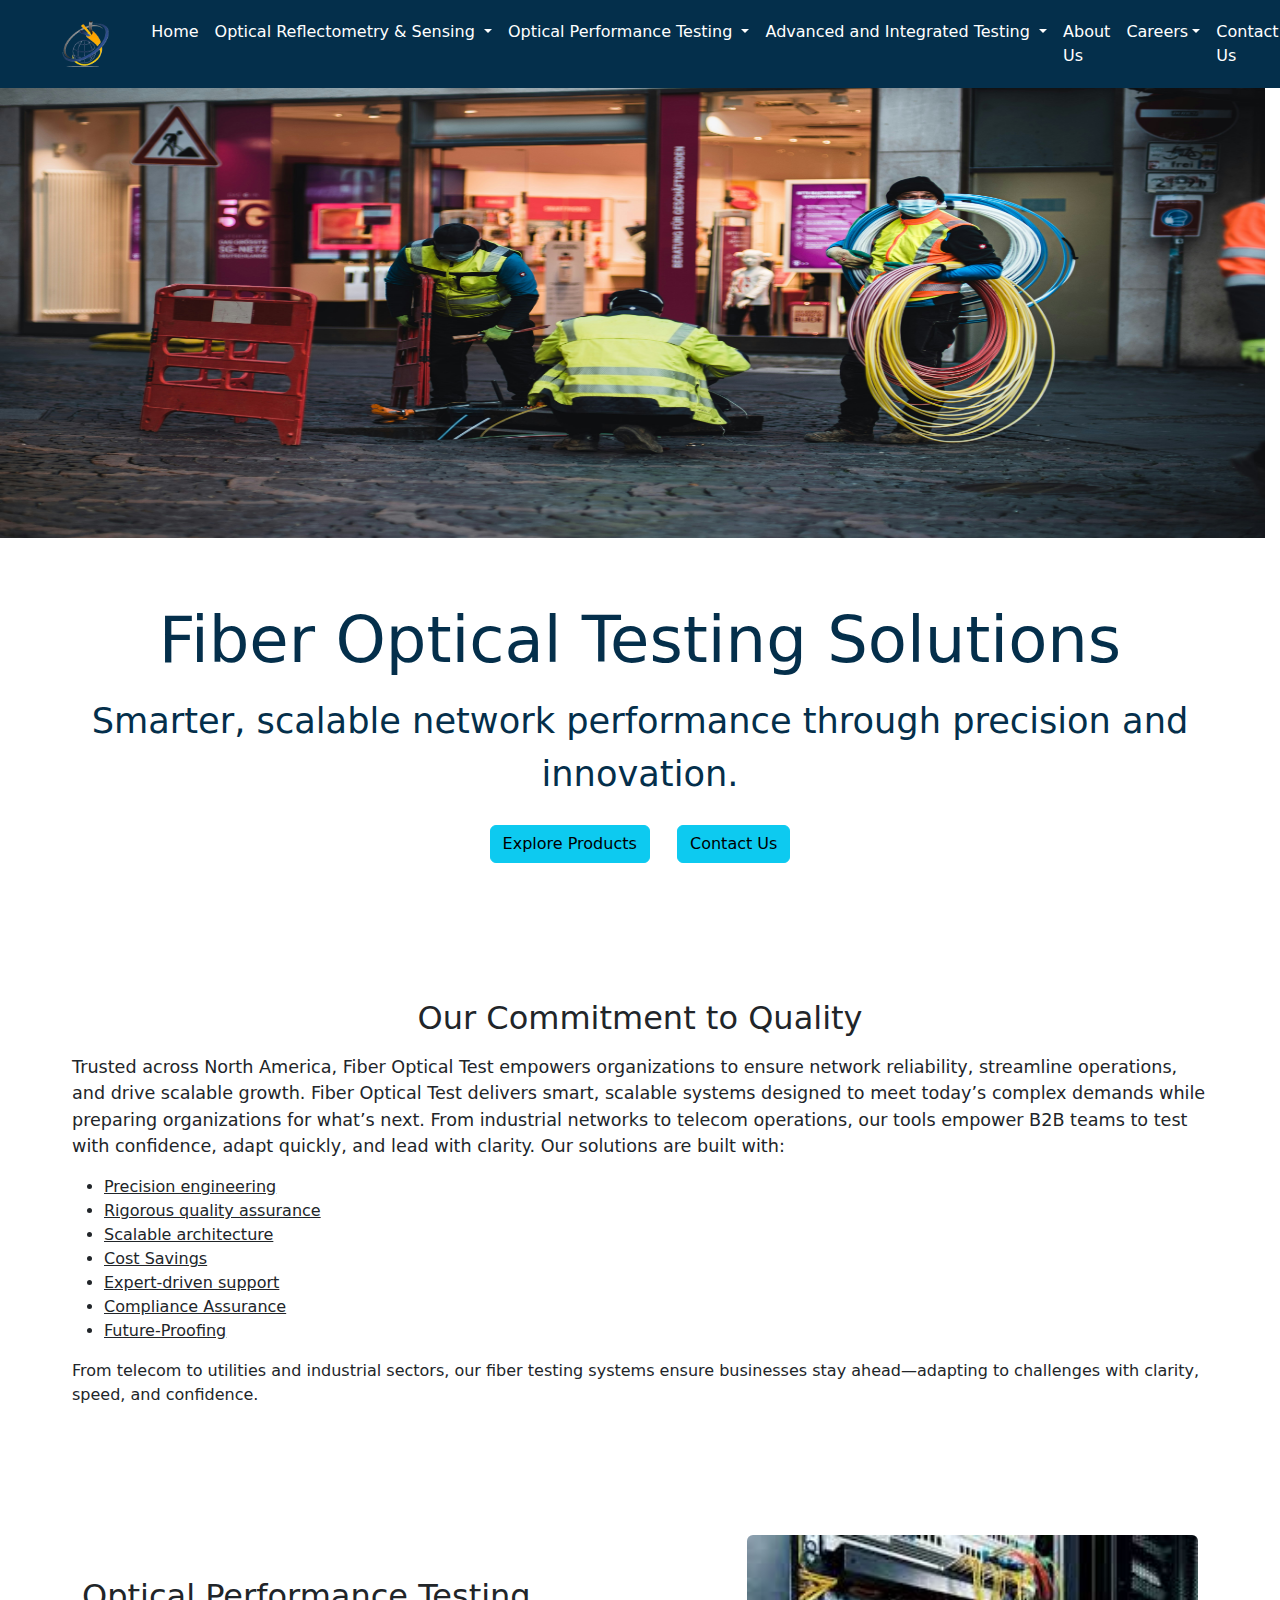
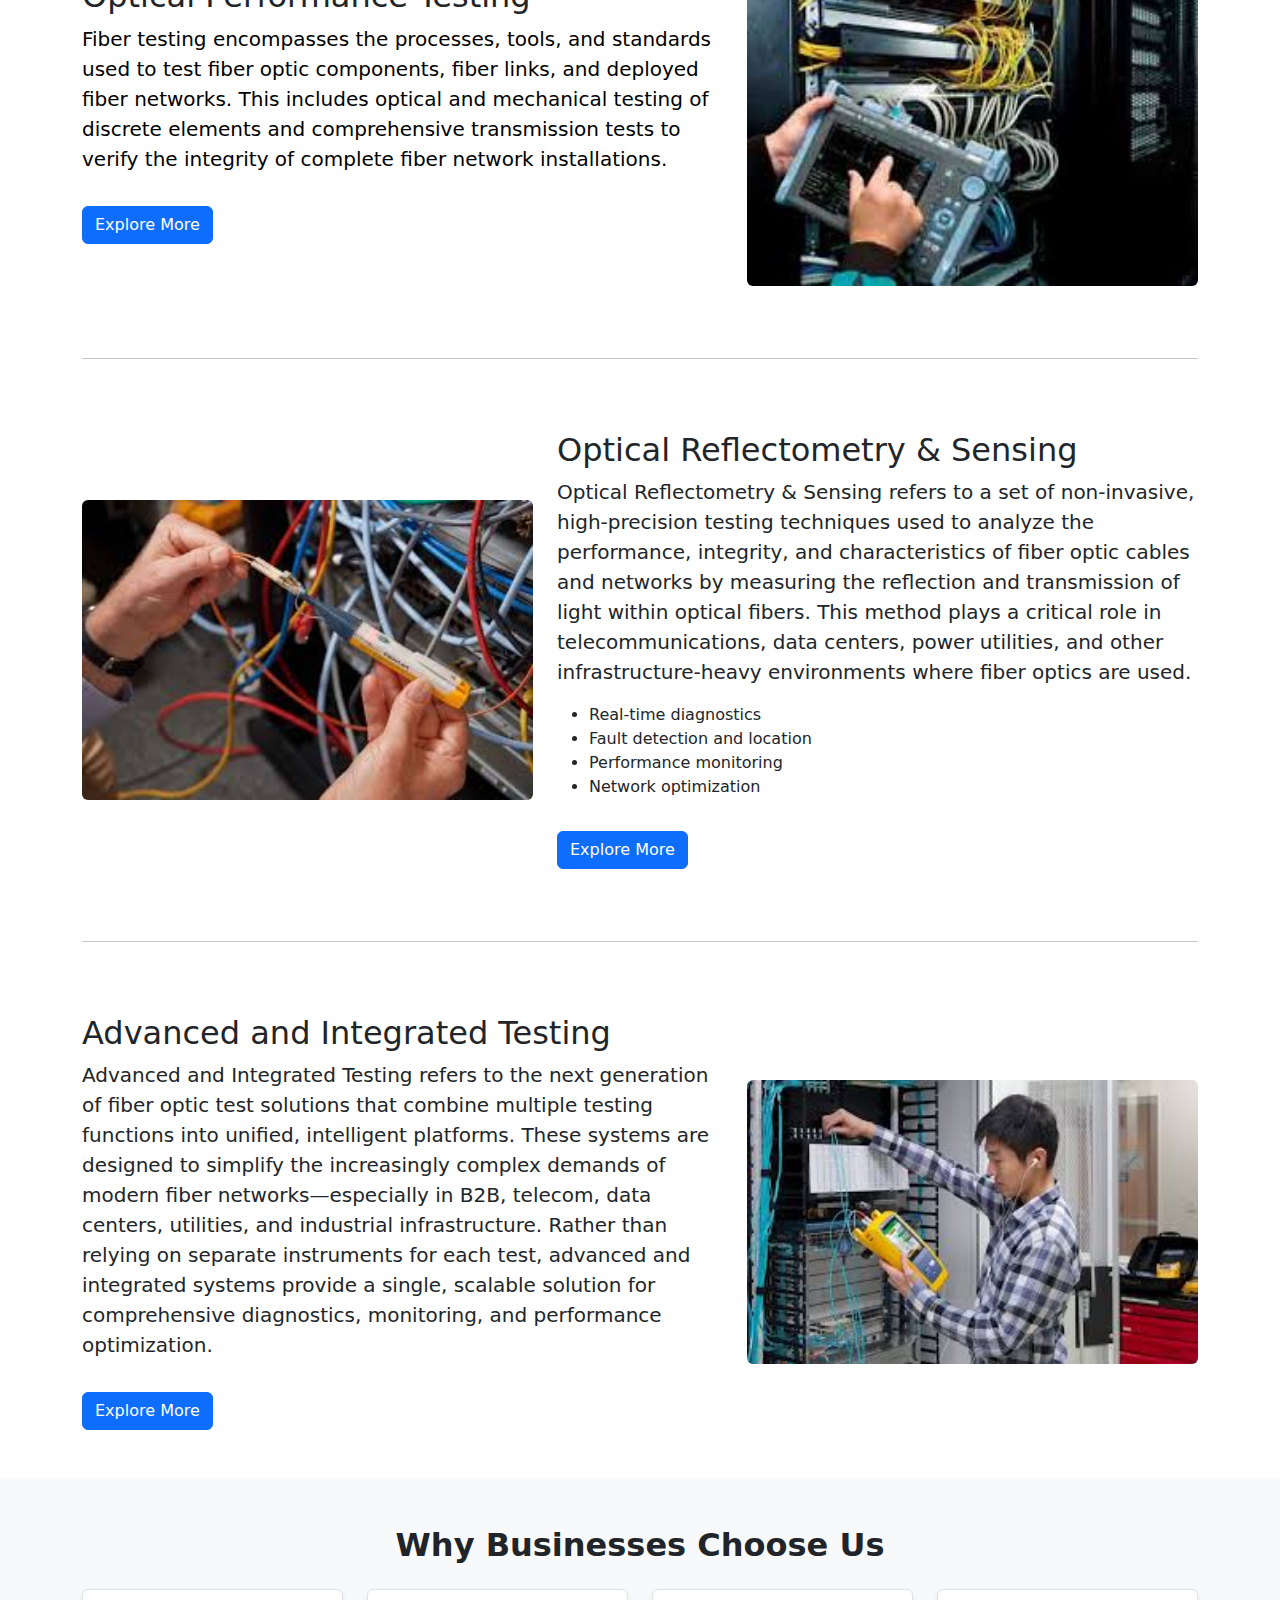
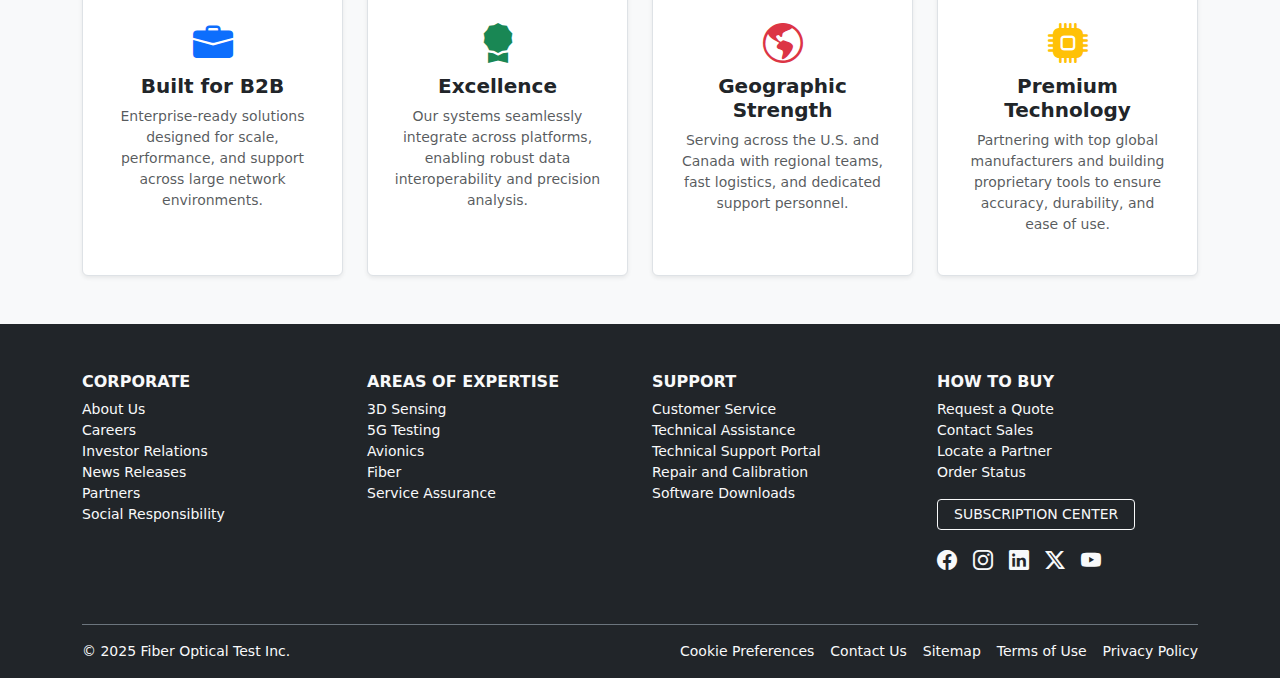
<file: index.html>
<!DOCTYPE html>
<html lang="en">
<head>
  <meta charset="UTF-8" />
  <meta name="viewport" content="width=device-width, initial-scale=1.0" />
   <meta name="description" content="Fiber Optical Testing Solutions for Smarter, Scalable Networks">
  <meta property="og:title" content="Fiber Optical Test">
  <meta property="og:description" content="Smart Fiber Optical Testing Solutions for Scalable Networks">
  <title>Fiber Optical Test</title>
  <!-- Favicon (must be .ico, .png, .svg, etc.) -->
<link rel="icon" href="asset/fiber logo.png" type="image/png">
<link href="https://fonts.googleapis.com/css2?family=Orbitron:wght@600&display=swap" rel="stylesheet">
  <link href="https://cdn.jsdelivr.net/npm/bootstrap@5.3.3/dist/css/bootstrap.min.css" rel="stylesheet">
  <link rel="stylesheet" href="https://cdn.jsdelivr.net/npm/bootstrap-icons@1.10.5/font/bootstrap-icons.css">
  <link rel="stylesheet" href="css/style.css">
</head>
<body>

<nav class="navbar navbar-expand-lg">
  <div class="container-fluid">
    <!-- Logo -->
<div class="nav d-flex align-items-center" >
    <a class="navbar-brand" href="index.html">
        <img src="asset/fiber logo.png" alt="Fiber Optical Test Logo">
    </a>
</div>
    <!-- Navbar toggler for mobile -->
    <button class="navbar-toggler bg-white" type="button" data-bs-toggle="collapse" data-bs-target="#navbarNav">
      <span class="navbar-toggler-icon"></span>
    </button>

    <!-- Navbar content -->
    <div class="collapse navbar-collapse justify-content-between" id="navbarNav">
      <ul class="navbar-nav mx-auto">
         <li class="nav-item">
          <a class="nav-link" href="index.html">Home</a>
        </li>
        <!-- Dropdown 1 -->
        <li class="nav-item dropdown">
          <a href="octs.html" class="nav-link dropdown-item dropdown-toggle" >
            Optical Reflectometry & Sensing
          </a>
          <ul class="dropdown-menu">
            <li><a class="dropdown-item text-wrap" href="octs.html#OTDR">Optiacl Time-Domain Reflectometry</a></li>
            <li><a class="dropdown-item teaxt-wrap" href="fault.html">Fault Monitoring</a></li>
            <li><a class="dropdown-item teaxt-wrap" href="eoms.html">Optical line Monitoring</a></li>
            <li><a class="dropdown-item text-wrap" href="eoms.html">Optical Coherence Tomography</a></li>
            <li><a class="dropdown-item text-wrap" href="eoms.html">Optical Time-Domain Interferometry</a></li>
            <li><a class="dropdown-item text-wrap" href="eoms.html">Optical Frequency-domain reflectometry</a></li>
          </ul>
        </li>

        <!-- Dropdown 2 -->
        <li class="nav-item dropdown">
          <a class="nav-link dropdown-item dropdown-toggle" href="opt.html">
            Optical Performance Testing
          </a>
          <ul class="dropdown-menu">
            <li><a class="dropdown-item" href="powermeter.html">Power Meters</a></li>
            <li><a class="dropdown-item text-wrap" href="opt_etc.html">Loss Test Sets</a></li>
            <li><a class="dropdown-item text-wrap" href="opt_etc.html">Visual Fault Locator</a></li>
            <li><a class="dropdown-item text-wrap" href="opt_etc.html">Optical Spectrum analysis</a></li>
            <li><a class="dropdown-item text-wrap" href="opt_etc.html">Polarization Mode Dispersion Testing</a></li>

          </ul>
        </li>

        <!-- Dropdown 3 -->
        <li class="nav-item dropdown">
          <a class="nav-link dropdown-item dropdown-toggle" href="advt.html">
            Advanced and Integrated Testing
          </a>
          <ul class="dropdown-menu ">
            <li><a class="dropdown-item text-wrap" href="advt_etc.html">Integrated Tools</a></li>
            <li><a class="dropdown-item" href="automation.html">Automation</a></li>
            <li><a class="dropdown-item text-wrap" href="advt_etc.html">High-Speed Transmission Test Platforms</a></li>
            <li><a class="dropdown-item text-wrap" href="advt_etc.html">Wavelength Routing and Tunable Filter Testing</a></li>
            <li><a class="dropdown-item text-wrap" href="advt_etc.html">Remote Fiber Test Systems</a></li>
          </ul>
        </li>
 
        <!-- Static links -->
        <li class="nav-item">
          <a class="nav-link" href="about.html">About Us</a>
        </li>

       <!-- Dropdown Careers -->
<li class="nav-item dropdown">
<a class="dropdown-item nav-link dropdown-toggle" href="career.html"> Careers</a>
 <ul class="dropdown-menu">
  <li><hr class="dropdown-divider"></li>
  <li><a class="dropdown-item" href="career.html">Open Roles</a></li>
  <li><a class="dropdown-item" href="career.html">Culture</a></li>
</ul>

</li>


        <li class="nav-item">
          <a class="nav-link" href="contact.html">Contact Us</a>
        </li>
      </ul>
    </div>
  </div>
</nav>
     <div class="hero-image">
        <img src="asset/heroimg.jpg" alt="image of fiber optical testing">
    </div>
<section class="hero">
  <h1>Fiber Optical Testing Solutions</h1>
  <p>Smarter, scalable network performance through precision and innovation.</p>
  <a class="btn btn-info m-2" href="product.html">Explore Products</a>
  <a class="btn btn-info m-2" href="contact.html">Contact Us</a>
</section>

<section class="section">
  <div class="container1">
    <h2>Our Commitment to Quality</h2>
    <p>Trusted across North America, Fiber Optical Test empowers organizations to ensure network reliability, streamline operations, and drive scalable growth. Fiber Optical Test delivers smart, scalable systems designed to meet today’s complex demands while preparing organizations for what’s next. From industrial networks to telecom operations, our tools empower B2B teams to test with confidence, adapt quickly, and lead with clarity. Our solutions are built with:
<ul>
  <li>Precision engineering</li>
  <li>Rigorous quality assurance</li>
  <li>Scalable architecture</li>
  <li>Cost Savings</li>
  <li>Expert-driven support</li>
  <li>Compliance Assurance</li>
  <li>Future-Proofing</li>
</ul>
From telecom to utilities and industrial sectors, our fiber testing systems ensure businesses stay ahead—adapting to challenges with clarity, speed, and confidence.</p>
  </div>
</section>
<section>
 <div class="container my-4">

  <!-- Featurette 1 -->
  <div class="row featurette align-items-center py-4">
    <div class="col-md-7">
      <h2 class="featurette-heading"> Optical Performance Testing</h2>
      <p class="lead text-black">
        Fiber testing encompasses the processes, tools, and standards used to test fiber optic components, fiber links, and deployed fiber networks. This includes optical and mechanical testing of discrete elements and comprehensive transmission tests to verify the integrity of complete fiber network installations.
      </p>
      <a href="opt.html" class="btn btn-primary mt-3">Explore More</a>
    </div>
    <div class="col-md-5">
      <img src="asset/img1.jpeg" class="img-fluid rounded" width="500" alt="Fiber Optic Testing Image">
    </div>
  </div>

  <hr class="my-5" />

  <!-- Featurette 2 -->
  <div class="row featurette align-items-center py-4">
    <div class="col-md-7 order-md-2">
      <h2 class="featurette-heading">Optical Reflectometry & Sensing</h2>
      <p class="lead text-dark">Optical Reflectometry & Sensing refers to a set of non-invasive, high-precision testing techniques used to analyze the performance, integrity, and characteristics of fiber optic cables and networks by measuring the reflection and transmission of light within optical fibers.
This method plays a critical role in telecommunications, data centers, power utilities, and other infrastructure-heavy environments where fiber optics are used.
</p>
        <ul class="text-dark">
            <li>Real-time diagnostics</li>
            <li>Fault detection and location</li>
            <li>Performance monitoring</li>
            <li>Network optimization</li>
        </ul>
      <a href="octs.html" class="btn btn-primary mt-3">Explore More</a>
    </div>
    <div class="col-md-5 order-md-1">
      <img src="asset/img2.jpeg" class="img-fluid rounded" width="500" alt="Student Platform Image">
    </div>
  </div>
  <hr class="my-5" />

  <!-- Featurette 3 -->
  <div class="row featurette align-items-center py-4">
    <div class="col-md-7">
      <h2 class="featurette-heading">  Advanced and Integrated Testing</h2>
      <p class="lead text-dark">Advanced and Integrated Testing refers to the next generation of fiber optic test solutions that combine multiple testing functions into unified, intelligent platforms. These systems are designed to simplify the increasingly complex demands of modern fiber networks—especially in B2B, telecom, data centers, utilities, and industrial infrastructure.
Rather than relying on separate instruments for each test, advanced and integrated systems provide a single, scalable solution for comprehensive diagnostics, monitoring, and performance optimization.</p>
      
      <a href="advt.html" class="btn btn-primary mt-3">Explore More</a>
    </div>
    <div class="col-md-5">
      <img src="asset/img3.jpeg" class="img-fluid rounded" width="500" alt="Benefits Image">
    </div>
  </div>
</div>
</section>

<section class="py-5 bg-light">
  <div class="container text-center">
    <h2 class="mb-4 fw-bold">Why Businesses Choose Us</h2>
    <div class="row g-4">

      <!-- Built for B2B -->
      <div class="col-md-6 col-lg-3">
        <div class="p-4 border rounded h-100 bg-white shadow-sm">
          <i class="bi bi-briefcase-fill fs-1 text-primary mb-3"></i>
          <h5 class="fw-semibold">Built for B2B</h5>
          <p class="text-muted small">Enterprise-ready solutions designed for scale, performance, and support across large network environments.</p>
        </div>
      </div>

      <!-- Excellence -->
      <div class="col-md-6 col-lg-3">
        <div class="p-4 border rounded h-100 bg-white shadow-sm">
          <i class="bi bi-award-fill fs-1 text-success mb-3"></i>
          <h5 class="fw-semibold">Excellence</h5>
          <p class="text-muted small">Our systems seamlessly integrate across platforms, enabling robust data interoperability and precision analysis.</p>
        </div>
      </div>

      <!-- Geographic Strength -->
      <div class="col-md-6 col-lg-3">
        <div class="p-4 border rounded h-100 bg-white shadow-sm">
          <i class="bi bi-globe-americas fs-1 text-danger mb-3"></i>
          <h5 class="fw-semibold">Geographic Strength</h5>
          <p class="text-muted small">Serving across the U.S. and Canada with regional teams, fast logistics, and dedicated support personnel.</p>
        </div>
      </div>

      <!-- Premium Technology -->
      <div class="col-md-6 col-lg-3">
        <div class="p-4 border rounded h-100 bg-white shadow-sm">
          <i class="bi bi-cpu-fill fs-1 text-warning mb-3"></i>
          <h5 class="fw-semibold">Premium Technology</h5>
          <p class="text-muted small">Partnering with top global manufacturers and building proprietary tools to ensure accuracy, durability, and ease of use.</p>
        </div>
      </div>

    </div>
  </div>
</section>

<!-- footer -->

<footer class="bg-dark text-light pt-5 pb-3">
  <div class="container">
    <div class="row text-start">

      <!-- Column 1 -->
      <div class="col-md-3 mb-4">
        <h6 class="text-uppercase fw-bold">Corporate</h6>
        <ul class="list-unstyled small">
          <li><a href="about.html" class="text-light text-decoration-none">About Us</a></li>
          <li><a href="career.html" class="text-light text-decoration-none">Careers</a></li>
          <li><a href="about.html" class="text-light text-decoration-none">Investor Relations</a></li>
          <li><a href="about.html" class="text-light text-decoration-none">News Releases</a></li>
          <li><a href="about.html" class="text-light text-decoration-none">Partners</a></li>
          <li><a href="about.html" class="text-light text-decoration-none">Social Responsibility</a></li>
        </ul>
      </div>

      <!-- Column 2 -->
      <div class="col-md-3 mb-4">
        <h6 class="text-uppercase fw-bold">Areas of Expertise</h6>
        <ul class="list-unstyled small">
          <li><a href="advt.html" class="text-light text-decoration-none">3D Sensing</a></li>
          <li><a href="opt.html" class="text-light text-decoration-none">5G Testing</a></li>
          <li><a href="octs.html" class="text-light text-decoration-none">Avionics</a></li>
          <li><a href="octs.html" class="text-light text-decoration-none">Fiber</a></li>
          <li><a href="career.html" class="text-light text-decoration-none">Service Assurance</a></li>
        </ul>
      </div>

      <!-- Column 3 -->
      <div class="col-md-3 mb-4">
        <h6 class="text-uppercase fw-bold">Support</h6>
        <ul class="list-unstyled small">
          <li><a href="contact.html" class="text-light text-decoration-none">Customer Service</a></li>
          <li><a href="contact.html" class="text-light text-decoration-none">Technical Assistance</a></li>
          <li><a href="contact.html" class="text-light text-decoration-none">Technical Support Portal</a></li>
          <li><a href="contact.html" class="text-light text-decoration-none">Repair and Calibration</a></li>
          <li><a href="product.html" class="text-light text-decoration-none">Software Downloads</a></li>
        </ul>
      </div>

      <!-- Column 4 -->
      <div class="col-md-3 mb-4">
        <h6 class="text-uppercase fw-bold">How to Buy</h6>
        <ul class="list-unstyled small">
          <li><a href="contact.html" class="text-light text-decoration-none">Request a Quote</a></li>
          <li><a href="contact.html" class="text-light text-decoration-none">Contact Sales</a></li>
          <li><a href="contact.html" class="text-light text-decoration-none">Locate a Partner</a></li>
          <li><a href="contact.html" class="text-light text-decoration-none">Order Status</a></li>
        </ul>

        <div class="my-3">
          <a href="#" class="btn btn-outline-light btn-sm px-3">SUBSCRIPTION CENTER</a>
        </div>

        <div class="d-flex gap-3 mt-3">
          <a href="https:/facebook.com" class="text-light"><i class="bi bi-facebook fs-5"></i></a>
          <a href="https:/instagram.com" class="text-light"><i class="bi bi-instagram fs-5"></i></a>
          <a href="https:/linkedin.com" class="text-light"><i class="bi bi-linkedin fs-5"></i></a>
          <a href="https:/facebook.com" class="text-light"><i class="bi bi-twitter-x fs-5"></i></a>
          <a href="https:/twitter.com" class="text-light"><i class="bi bi-youtube fs-5"></i></a>
        </div>
      </div>

    </div>

    <!-- Bottom bar -->
    <div class="border-top border-secondary mt-4 pt-3 d-flex flex-column flex-md-row justify-content-between small">
      <div>© 2025 Fiber Optical Test Inc.</div>
      <div class="d-flex gap-3">
        <a href="#" class="text-light text-decoration-none">Cookie Preferences</a>
        <a href="contact.html" class="text-light text-decoration-none">Contact Us</a>
        <a href="#" class="text-light text-decoration-none">Sitemap</a>
        <a href="#" class="text-light text-decoration-none">Terms of Use</a>
        <a href="#" class="text-light text-decoration-none">Privacy Policy</a>
      </div>
    </div>
  </div>
</footer>

<script src="https://cdn.jsdelivr.net/npm/bootstrap@5.3.3/dist/js/bootstrap.bundle.min.js"></script>
<link rel="stylesheet" href="https://cdn.jsdelivr.net/npm/bootstrap-icons@1.10.5/font/bootstrap-icons.css">
</body>
</html>
</file>
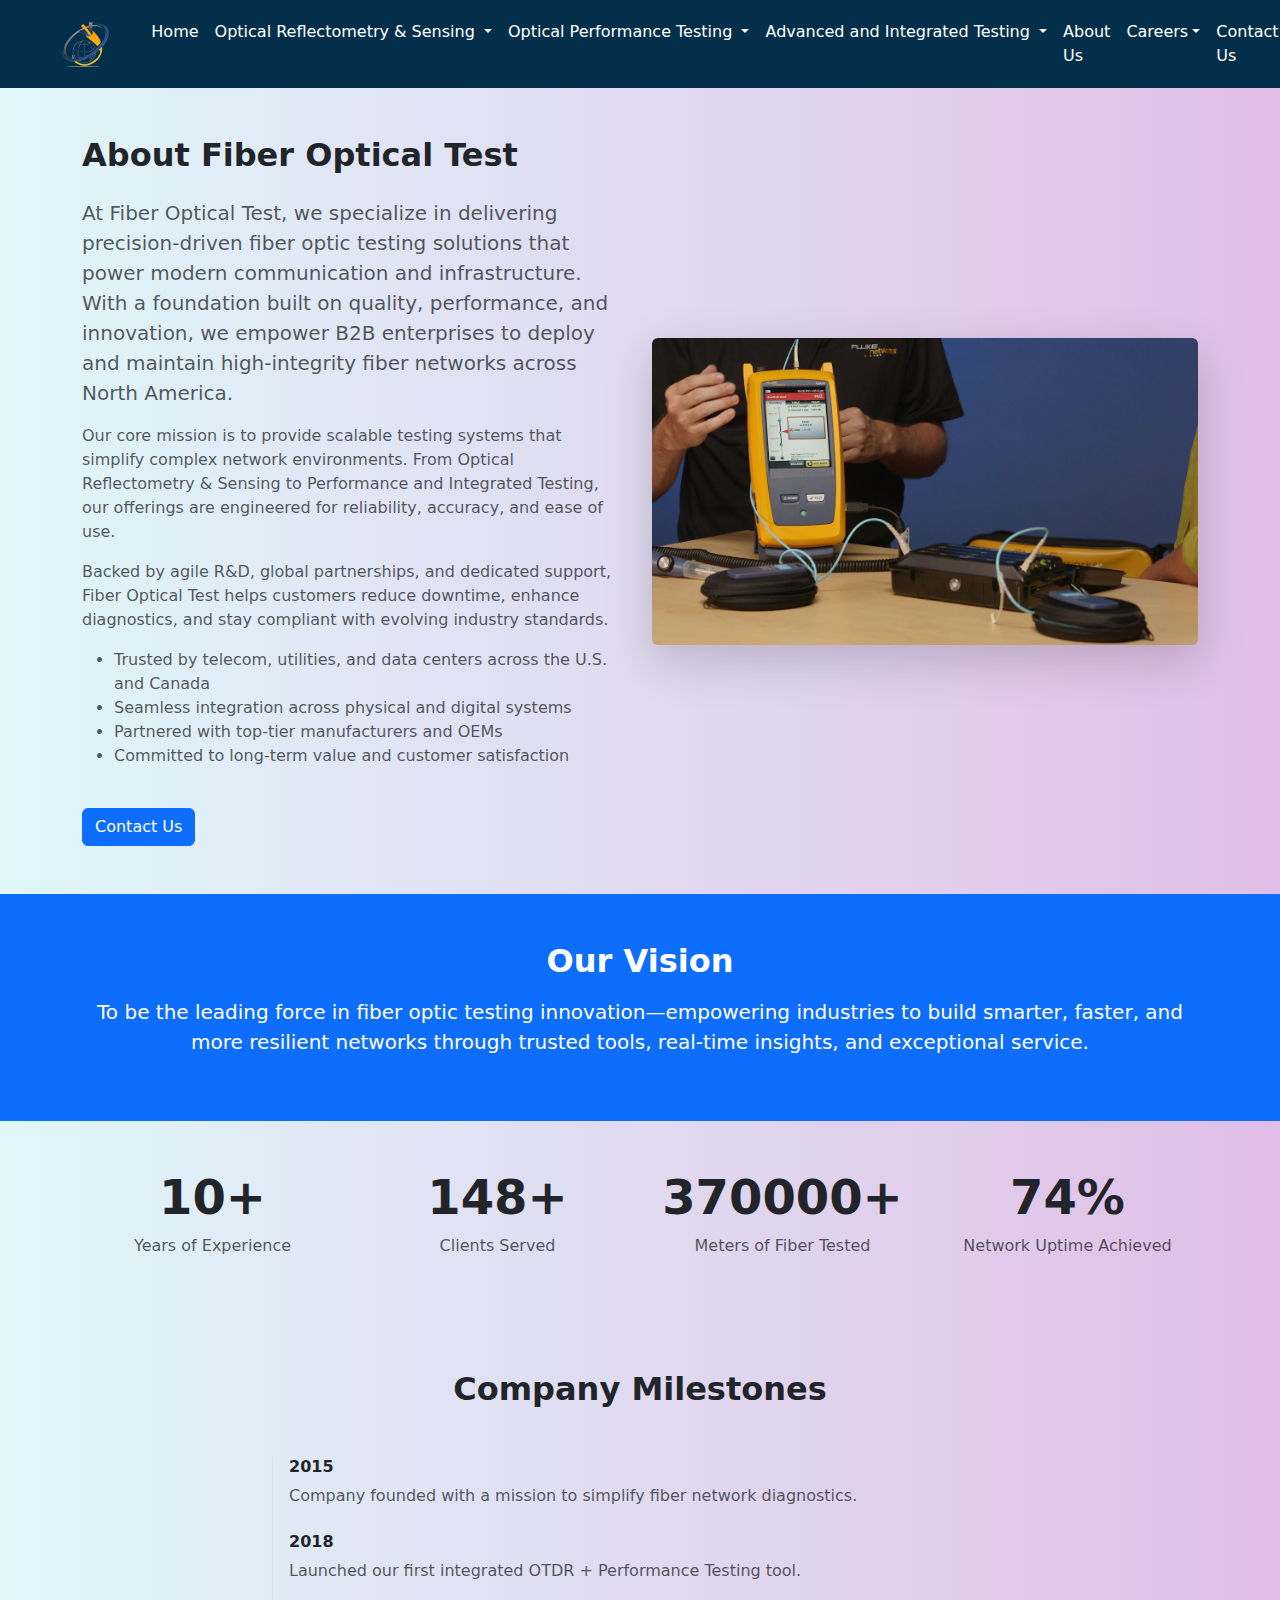
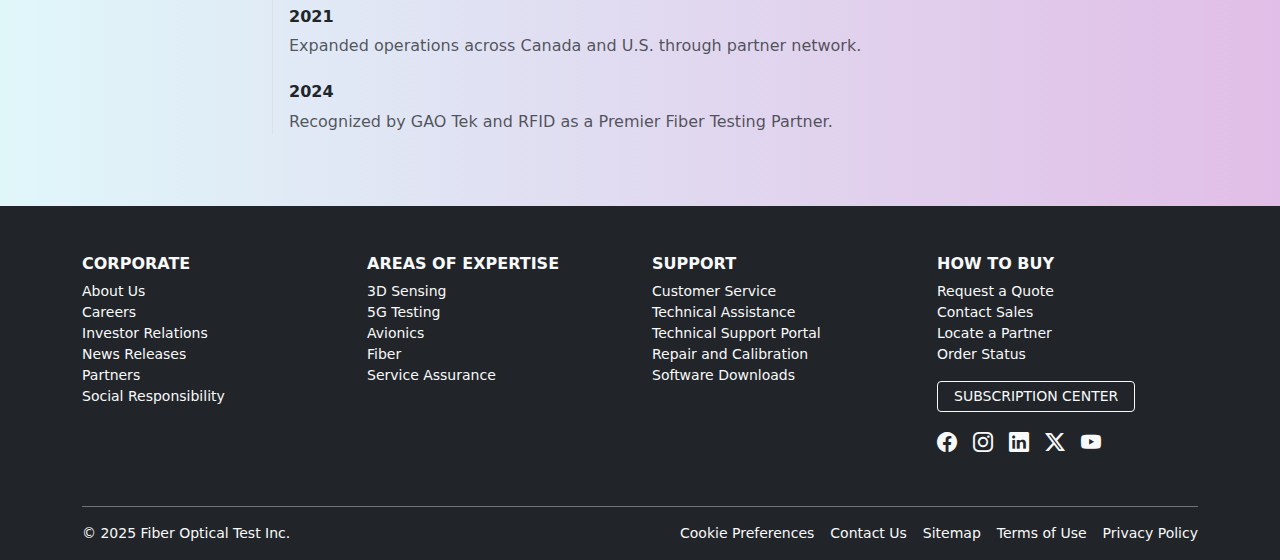
<file: about.html>
<!DOCTYPE html>
<html lang="en">
<head>
    <meta charset="UTF-8">
    <meta name="viewport" content="width=device-width, initial-scale=1.0">
      <meta name="description" content="Fiber Optical Testing Solutions for Smarter, Scalable Networks">
  <meta property="og:title" content="Fiber Optical Test">
  <meta property="og:description" content="Smart Fiber Optical Testing Solutions for Scalable Networks">
  <title>Fiber Optical Test</title>
  <!-- Favicon (must be .ico, .png, .svg, etc.) -->
<link rel="icon" href="asset/fiber logo.png" type="image/png">
<link href="https://fonts.googleapis.com/css2?family=Orbitron:wght@600&display=swap" rel="stylesheet">
  <link href="https://cdn.jsdelivr.net/npm/bootstrap@5.3.3/dist/css/bootstrap.min.css" rel="stylesheet">
  <link rel="stylesheet" href="https://cdn.jsdelivr.net/npm/bootstrap-icons@1.10.5/font/bootstrap-icons.css">
  <link rel="stylesheet" href="css/style.css">
  <style>
    body{
      background: linear-gradient(to right, #e0f7fa, #e1bee7);
    }
  </style>
</head>
<body>
 <nav class="navbar navbar-expand-lg">
  <div class="container-fluid">
    <!-- Logo -->
<div class="nav d-flex align-items-center" >
    <a class="navbar-brand" href="index.html">
        <img src="asset/fiber logo.png" alt="Fiber Optical Test Logo">
    </a>
</div>
    <!-- Navbar toggler for mobile -->
    <button class="navbar-toggler bg-white" type="button" data-bs-toggle="collapse" data-bs-target="#navbarNav">
      <span class="navbar-toggler-icon"></span>
    </button>

    <!-- Navbar content -->
    <div class="collapse navbar-collapse justify-content-between" id="navbarNav">
      <ul class="navbar-nav mx-auto">
         <li class="nav-item">
          <a class="nav-link" href="index.html">Home</a>
        </li>
        <!-- Dropdown 1 -->
        <li class="nav-item dropdown">
          <a href="octs.html" class="nav-link dropdown-item dropdown-toggle" >
            Optical Reflectometry & Sensing
          </a>
          <ul class="dropdown-menu">
            <li><a class="dropdown-item text-wrap" href="octs.html#OTDR">Optiacl Time-Domain Reflectometry</a></li>
            <li><a class="dropdown-item teaxt-wrap" href="fault.html">Fault Monitoring</a></li>
            <li><a class="dropdown-item teaxt-wrap" href="eoms.html">Optical line Monitoring</a></li>
            <li><a class="dropdown-item text-wrap" href="eoms.html">Optical Coherence Tomography</a></li>
            <li><a class="dropdown-item text-wrap" href="eoms.html">Optical Time-Domain Interferometry</a></li>
            <li><a class="dropdown-item text-wrap" href="eoms.html">Optical Frequency-domain reflectometry</a></li>
          </ul>
        </li>

        <!-- Dropdown 2 -->
        <li class="nav-item dropdown">
          <a class="nav-link dropdown-item dropdown-toggle" href="opt.html">
            Optical Performance Testing
          </a>
          <ul class="dropdown-menu">
            <li><a class="dropdown-item" href="powermeter.html">Power Meters</a></li>
            <li><a class="dropdown-item text-wrap" href="opt_etc.html">Loss Test Sets</a></li>
            <li><a class="dropdown-item text-wrap" href="opt_etc.html">Visual Fault Locator</a></li>
            <li><a class="dropdown-item text-wrap" href="opt_etc.html">Optical Spectrum analysis</a></li>
            <li><a class="dropdown-item text-wrap" href="opt_etc.html">Polarization Mode Dispersion Testing</a></li>

          </ul>
        </li>

        <!-- Dropdown 3 -->
        <li class="nav-item dropdown">
          <a class="nav-link dropdown-item dropdown-toggle" href="advt.html">
            Advanced and Integrated Testing
          </a>
          <ul class="dropdown-menu ">
            <li><a class="dropdown-item text-wrap" href="advt_etc.html">Integrated Tools</a></li>
            <li><a class="dropdown-item" href="automation.html">Automation</a></li>
            <li><a class="dropdown-item text-wrap" href="advt_etc.html">High-Speed Transmission Test Platforms</a></li>
            <li><a class="dropdown-item text-wrap" href="advt_etc.html">Wavelength Routing and Tunable Filter Testing</a></li>
            <li><a class="dropdown-item text-wrap" href="advt_etc.html">Remote Fiber Test Systems</a></li>
          </ul>
        </li>
 
        <!-- Static links -->
        <li class="nav-item">
          <a class="nav-link" href="about.html">About Us</a>
        </li>

       <!-- Dropdown Careers -->
<li class="nav-item dropdown">
<a class="dropdown-item nav-link dropdown-toggle" href="career.html"> Careers</a>
 <ul class="dropdown-menu">
  <li><hr class="dropdown-divider"></li>
  <li><a class="dropdown-item" href="career.html">Open Roles</a></li>
  <li><a class="dropdown-item" href="career.html">Culture</a></li>
</ul>

</li>


        <li class="nav-item">
          <a class="nav-link" href="contact.html">Contact Us</a>
        </li>
      </ul>
    </div>
  </div>
</nav>
<!-- main about us -->
<section class="py-5 " id="about">
  <div class="container">
    <div class="row align-items-center">
      <div class="col-md-6">
        <h2 class="fw-bold mb-4">About Fiber Optical Test</h2>
        <p class="lead text-muted">
          At Fiber Optical Test, we specialize in delivering precision-driven fiber optic testing solutions that power modern communication and infrastructure. With a foundation built on quality, performance, and innovation, we empower B2B enterprises to deploy and maintain high-integrity fiber networks across North America.
        </p>
        <p class="text-muted">
          Our core mission is to provide scalable testing systems that simplify complex network environments. From Optical Reflectometry & Sensing to Performance and Integrated Testing, our offerings are engineered for reliability, accuracy, and ease of use.
        </p>
        <p class="text-muted">
          Backed by agile R&D, global partnerships, and dedicated support, Fiber Optical Test helps customers reduce downtime, enhance diagnostics, and stay compliant with evolving industry standards.
        </p>
        <ul class="text-muted">
          <li>Trusted by telecom, utilities, and data centers across the U.S. and Canada</li>
          <li>Seamless integration across physical and digital systems</li>
          <li>Partnered with top-tier manufacturers and OEMs</li>
          <li>Committed to long-term value and customer satisfaction</li>
        </ul>
        <a href="#contact" class="btn btn-primary mt-4">Contact Us</a>
      </div>
      <div class="col-md-6">
        <img src="asset/img4.jpg" class="img-fluid rounded shadow-lg" alt="About Fiber Optical Test">
      </div>
    </div>
  </div>
</section>

<!-- Vision Section -->
<section class="py-5 bg-primary text-white text-center" id="vision">
  <div class="container">
    <h2 class="fw-bold mb-3">Our Vision</h2>
    <p class="lead">
      To be the leading force in fiber optic testing innovation—empowering industries to build smarter, faster,
      and more resilient networks through trusted tools, real-time insights, and exceptional service.
    </p>
  </div>
</section>

<!-- Stats Section with Animated Counters -->
<section class="py-5 text-center">
  <div class="container">
    <div class="row g-4">
      <div class="col-md-3">
        <h2 class="fw-bold display-5"><span class="counter" data-target="10">0</span>+</h2>
        <p class="text-muted">Years of Experience</p>
      </div>
      <div class="col-md-3">
        <h2 class="fw-bold display-5"><span class="counter" data-target="250">0</span>+</h2>
        <p class="text-muted">Clients Served</p>
      </div>
      <div class="col-md-3">
        <h2 class="fw-bold display-5"><span class="counter" data-target="1000000">0</span>+</h2>
        <p class="text-muted">Meters of Fiber Tested</p>
      </div>
      <div class="col-md-3">
        <h2 class="fw-bold display-5"><span class="counter" data-target="99.9">0</span>%</h2>
        <p class="text-muted">Network Uptime Achieved</p>
      </div>
    </div>
  </div>
</section>

<script>
  // Counter Animation Script
  const counters = document.querySelectorAll('.counter');
  counters.forEach(counter => {
    const updateCount = () => {
      const target = +counter.getAttribute('data-target');
      const count = +counter.innerText;
      const increment = target / 200;
      if (count < target) {
        counter.innerText = Math.ceil(count + increment);
        setTimeout(updateCount, 10);
      } else {
        counter.innerText = target;
      }
    };
    updateCount();
  });
</script>

<!-- Timeline Section -->
<section class="py-5 ">
  <div class="container">
    <h2 class="text-center fw-bold mb-5">Company Milestones</h2>
    <div class="row justify-content-center">
      <div class="col-lg-8">
        <ul class="timeline list-unstyled border-start ps-3">
          <li class="mb-4">
            <h6 class="fw-semibold">2015</h6>
            <p class="text-muted">Company founded with a mission to simplify fiber network diagnostics.</p>
          </li>
          <li class="mb-4">
            <h6 class="fw-semibold">2018</h6>
            <p class="text-muted">Launched our first integrated OTDR + Performance Testing tool.</p>
          </li>
          <li class="mb-4">
            <h6 class="fw-semibold">2021</h6>
            <p class="text-muted">Expanded operations across Canada and U.S. through partner network.</p>
          </li>
          <li class="mb-4">
            <h6 class="fw-semibold">2024</h6>
            <p class="text-muted">Recognized by GAO Tek and RFID as a Premier Fiber Testing Partner.</p>
          </li>
        </ul>
      </div>
    </div>
  </div>
</section>


<!-- footer -->
<footer class="bg-dark text-light pt-5 pb-3">
  <div class="container">
    <div class="row text-start">

      <!-- Column 1 -->
      <div class="col-md-3 mb-4">
        <h6 class="text-uppercase fw-bold">Corporate</h6>
        <ul class="list-unstyled small">
          <li><a href="about.html" class="text-light text-decoration-none">About Us</a></li>
          <li><a href="career.html" class="text-light text-decoration-none">Careers</a></li>
          <li><a href="about.html" class="text-light text-decoration-none">Investor Relations</a></li>
          <li><a href="about.html" class="text-light text-decoration-none">News Releases</a></li>
          <li><a href="about.html" class="text-light text-decoration-none">Partners</a></li>
          <li><a href="about.html" class="text-light text-decoration-none">Social Responsibility</a></li>
        </ul>
      </div>

      <!-- Column 2 -->
      <div class="col-md-3 mb-4">
        <h6 class="text-uppercase fw-bold">Areas of Expertise</h6>
        <ul class="list-unstyled small">
          <li><a href="advt.html" class="text-light text-decoration-none">3D Sensing</a></li>
          <li><a href="opt.html" class="text-light text-decoration-none">5G Testing</a></li>
          <li><a href="octs.html" class="text-light text-decoration-none">Avionics</a></li>
          <li><a href="octs.html" class="text-light text-decoration-none">Fiber</a></li>
          <li><a href="career.html" class="text-light text-decoration-none">Service Assurance</a></li>
        </ul>
      </div>

      <!-- Column 3 -->
      <div class="col-md-3 mb-4">
        <h6 class="text-uppercase fw-bold">Support</h6>
        <ul class="list-unstyled small">
          <li><a href="contact.html" class="text-light text-decoration-none">Customer Service</a></li>
          <li><a href="contact.html" class="text-light text-decoration-none">Technical Assistance</a></li>
          <li><a href="contact.html" class="text-light text-decoration-none">Technical Support Portal</a></li>
          <li><a href="contact.html" class="text-light text-decoration-none">Repair and Calibration</a></li>
          <li><a href="product.html" class="text-light text-decoration-none">Software Downloads</a></li>
        </ul>
      </div>

      <!-- Column 4 -->
      <div class="col-md-3 mb-4">
        <h6 class="text-uppercase fw-bold">How to Buy</h6>
        <ul class="list-unstyled small">
          <li><a href="contact.html" class="text-light text-decoration-none">Request a Quote</a></li>
          <li><a href="contact.html" class="text-light text-decoration-none">Contact Sales</a></li>
          <li><a href="contact.html" class="text-light text-decoration-none">Locate a Partner</a></li>
          <li><a href="contact.html" class="text-light text-decoration-none">Order Status</a></li>
        </ul>

        <div class="my-3">
          <a href="#" class="btn btn-outline-light btn-sm px-3">SUBSCRIPTION CENTER</a>
        </div>

        <div class="d-flex gap-3 mt-3">
          <a href="https:/facebook.com" class="text-light"><i class="bi bi-facebook fs-5"></i></a>
          <a href="https:/instagram.com" class="text-light"><i class="bi bi-instagram fs-5"></i></a>
          <a href="https:/linkedin.com" class="text-light"><i class="bi bi-linkedin fs-5"></i></a>
          <a href="https:/facebook.com" class="text-light"><i class="bi bi-twitter-x fs-5"></i></a>
          <a href="https:/twitter.com" class="text-light"><i class="bi bi-youtube fs-5"></i></a>
        </div>
      </div>

    </div>

    <!-- Bottom bar -->
    <div class="border-top border-secondary mt-4 pt-3 d-flex flex-column flex-md-row justify-content-between small">
      <div>© 2025 Fiber Optical Test Inc.</div>
      <div class="d-flex gap-3">
        <a href="#" class="text-light text-decoration-none">Cookie Preferences</a>
        <a href="contact.html" class="text-light text-decoration-none">Contact Us</a>
        <a href="#" class="text-light text-decoration-none">Sitemap</a>
        <a href="#" class="text-light text-decoration-none">Terms of Use</a>
        <a href="#" class="text-light text-decoration-none">Privacy Policy</a>
      </div>
    </div>
  </div>
</footer>
<script src="https://cdn.jsdelivr.net/npm/bootstrap@5.3.3/dist/js/bootstrap.bundle.min.js"></script>
<link rel="stylesheet" href="https://cdn.jsdelivr.net/npm/bootstrap-icons@1.10.5/font/bootstrap-icons.css">
</body>
</html>
</file>
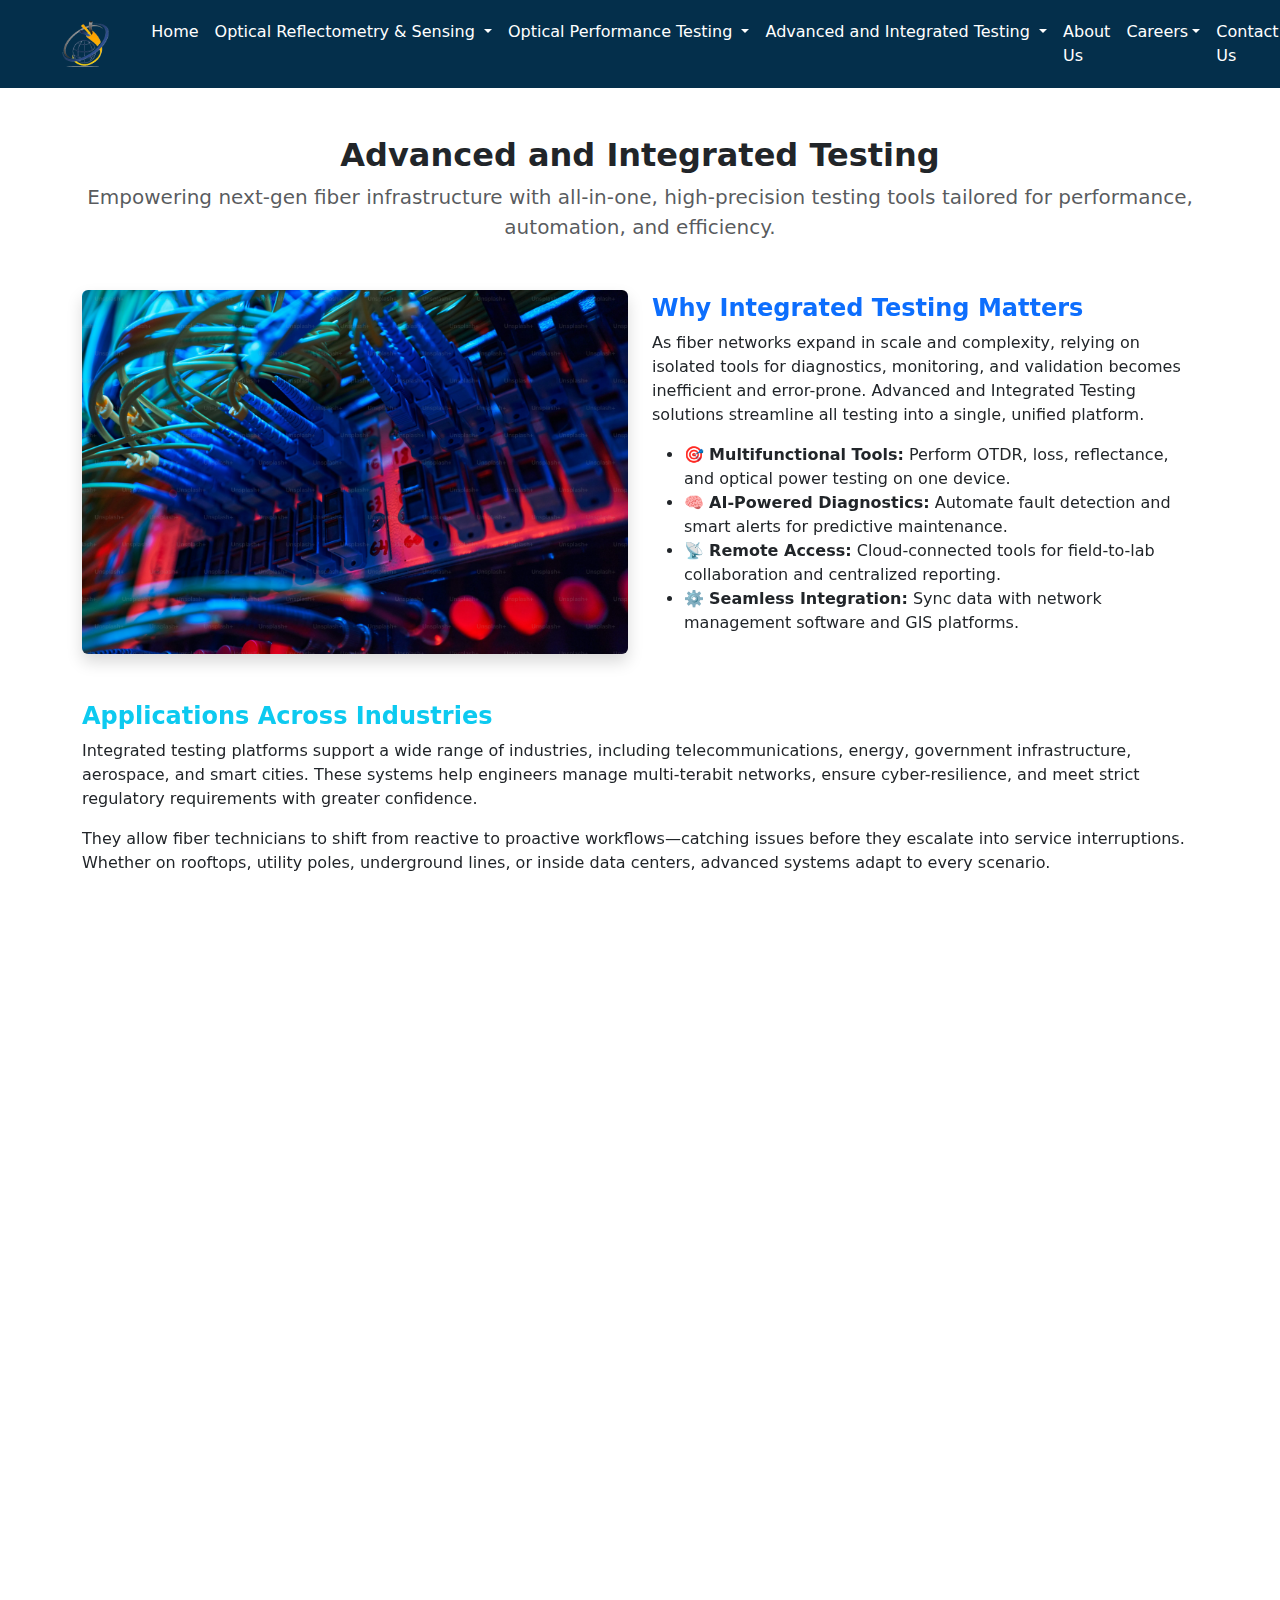
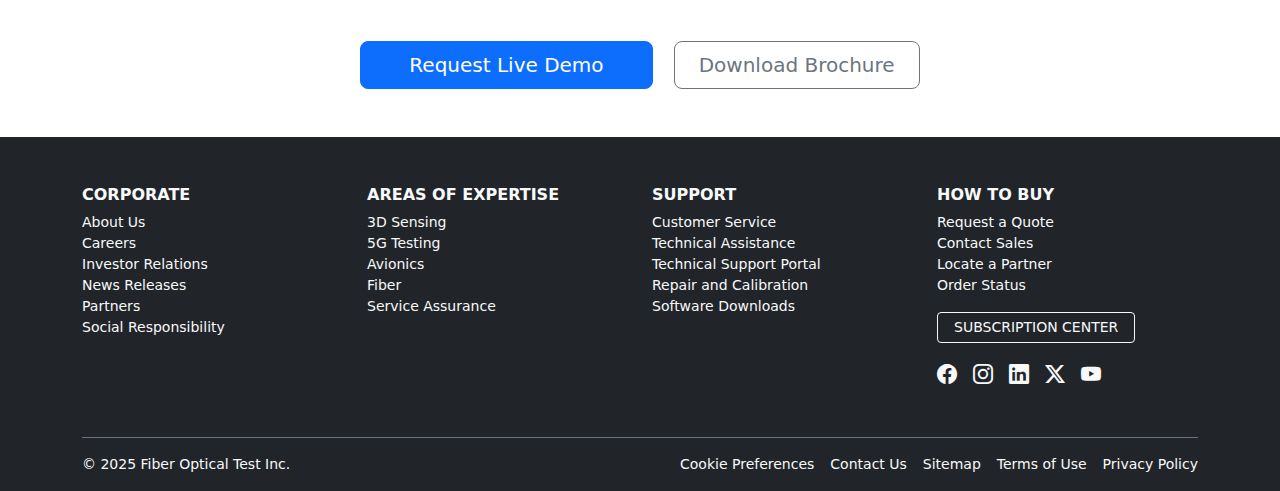
<file: advt.html>
<!DOCTYPE html>
<html lang="en">
<head>
    <meta charset="UTF-8">
    <meta name="viewport" content="width=device-width, initial-scale=1.0">
      <meta name="description" content="Fiber Optical Testing Solutions for Smarter, Scalable Networks">
  <meta property="og:title" content="Fiber Optical Test">
  <meta property="og:description" content="Smart Fiber Optical Testing Solutions for Scalable Networks">
  <title>Fiber Optical Test</title>
  <!-- Favicon (must be .ico, .png, .svg, etc.) -->
<link rel="icon" href="asset/fiber logo.png" type="image/png">
<link href="https://fonts.googleapis.com/css2?family=Orbitron:wght@600&display=swap" rel="stylesheet">
  <link href="https://cdn.jsdelivr.net/npm/bootstrap@5.3.3/dist/css/bootstrap.min.css" rel="stylesheet">
  <link rel="stylesheet" href="https://cdn.jsdelivr.net/npm/bootstrap-icons@1.10.5/font/bootstrap-icons.css">
  <link rel="stylesheet" href="css/style.css">
</head>
<body>
 <nav class="navbar navbar-expand-lg">
  <div class="container-fluid">
    <!-- Logo -->
<div class="nav d-flex align-items-center" >
    <a class="navbar-brand" href="index.html">
        <img src="asset/fiber logo.png" alt="Fiber Optical Test Logo">
    </a>
</div>
    <!-- Navbar toggler for mobile -->
    <button class="navbar-toggler bg-white" type="button" data-bs-toggle="collapse" data-bs-target="#navbarNav">
      <span class="navbar-toggler-icon"></span>
    </button>

    <!-- Navbar content -->
    <div class="collapse navbar-collapse justify-content-between" id="navbarNav">
      <ul class="navbar-nav mx-auto">
         <li class="nav-item">
          <a class="nav-link" href="index.html">Home</a>
        </li>
        <!-- Dropdown 1 -->
        <li class="nav-item dropdown">
          <a href="octs.html" class="nav-link dropdown-item dropdown-toggle" >
            Optical Reflectometry & Sensing
          </a>
          <ul class="dropdown-menu">
            <li><a class="dropdown-item text-wrap" href="octs.html#OTDR">Optiacl Time-Domain Reflectometry</a></li>
            <li><a class="dropdown-item teaxt-wrap" href="fault.html">Fault Monitoring</a></li>
            <li><a class="dropdown-item teaxt-wrap" href="eoms.html">Optical line Monitoring</a></li>
            <li><a class="dropdown-item text-wrap" href="eoms.html">Optical Coherence Tomography</a></li>
            <li><a class="dropdown-item text-wrap" href="eoms.html">Optical Time-Domain Interferometry</a></li>
            <li><a class="dropdown-item text-wrap" href="eoms.html">Optical Frequency-domain reflectometry</a></li>
          </ul>
        </li>

        <!-- Dropdown 2 -->
        <li class="nav-item dropdown">
          <a class="nav-link dropdown-item dropdown-toggle" href="opt.html">
            Optical Performance Testing
          </a>
          <ul class="dropdown-menu">
            <li><a class="dropdown-item" href="powermeter.html">Power Meters</a></li>
            <li><a class="dropdown-item text-wrap" href="opt_etc.html">Loss Test Sets</a></li>
            <li><a class="dropdown-item text-wrap" href="opt_etc.html">Visual Fault Locator</a></li>
            <li><a class="dropdown-item text-wrap" href="opt_etc.html">Optical Spectrum analysis</a></li>
            <li><a class="dropdown-item text-wrap" href="opt_etc.html">Polarization Mode Dispersion Testing</a></li>

          </ul>
        </li>

        <!-- Dropdown 3 -->
        <li class="nav-item dropdown">
          <a class="nav-link dropdown-item dropdown-toggle" href="advt.html">
            Advanced and Integrated Testing
          </a>
          <ul class="dropdown-menu ">
            <li><a class="dropdown-item text-wrap" href="advt_etc.html">Integrated Tools</a></li>
            <li><a class="dropdown-item" href="automation.html">Automation</a></li>
            <li><a class="dropdown-item text-wrap" href="advt_etc.html">High-Speed Transmission Test Platforms</a></li>
            <li><a class="dropdown-item text-wrap" href="advt_etc.html">Wavelength Routing and Tunable Filter Testing</a></li>
            <li><a class="dropdown-item text-wrap" href="advt_etc.html">Remote Fiber Test Systems</a></li>
          </ul>
        </li>
 
        <!-- Static links -->
        <li class="nav-item">
          <a class="nav-link" href="about.html">About Us</a>
        </li>

       <!-- Dropdown Careers -->
<li class="nav-item dropdown">
<a class="dropdown-item nav-link dropdown-toggle" href="career.html"> Careers</a>
 <ul class="dropdown-menu">
  <li><hr class="dropdown-divider"></li>
  <li><a class="dropdown-item" href="career.html">Open Roles</a></li>
  <li><a class="dropdown-item" href="career.html">Culture</a></li>
</ul>

</li>


        <li class="nav-item">
          <a class="nav-link" href="contact.html">Contact Us</a>
        </li>
      </ul>
    </div>
  </div>
</nav>
<!-- main section -->
<section class="py-5 bg-white text-dark" id="advanced-integrated-testing">
  <div class="container">
    <div class="text-center mb-5">
      <h2 class="fw-bold">Advanced and Integrated Testing</h2>
      <p class="lead text-muted">Empowering next-gen fiber infrastructure with all-in-one, high-precision testing tools tailored for performance, automation, and efficiency.</p>
    </div>

    <div class="row align-items-center mb-5">
      <div class="col-md-6" data-aos="fade-right">
        <img src="asset/img9.jpeg" class="img-fluid rounded shadow" alt="Integrated Testing Setup">
      </div>
      <div class="col-md-6" data-aos="fade-left">
        <h4 class="text-primary fw-semibold">Why Integrated Testing Matters</h4>
        <p>As fiber networks expand in scale and complexity, relying on isolated tools for diagnostics, monitoring, and validation becomes inefficient and error-prone. Advanced and Integrated Testing solutions streamline all testing into a single, unified platform.</p>
        <ul>
          <li>🎯 <strong>Multifunctional Tools:</strong> Perform OTDR, loss, reflectance, and optical power testing on one device.</li>
          <li>🧠 <strong>AI-Powered Diagnostics:</strong> Automate fault detection and smart alerts for predictive maintenance.</li>
          <li>📡 <strong>Remote Access:</strong> Cloud-connected tools for field-to-lab collaboration and centralized reporting.</li>
          <li>⚙️ <strong>Seamless Integration:</strong> Sync data with network management software and GIS platforms.</li>
        </ul>
      </div>
    </div>

    <div class="row mt-5">
      <div class="col-md-12" data-aos="fade-up">
        <h4 class="text-info fw-bold">Applications Across Industries</h4>
        <p>Integrated testing platforms support a wide range of industries, including telecommunications, energy, government infrastructure, aerospace, and smart cities. These systems help engineers manage multi-terabit networks, ensure cyber-resilience, and meet strict regulatory requirements with greater confidence.</p>
        <p>They allow fiber technicians to shift from reactive to proactive workflows—catching issues before they escalate into service interruptions. Whether on rooftops, utility poles, underground lines, or inside data centers, advanced systems adapt to every scenario.</p>
      </div>
    </div>

    <div class="row mt-5 g-4">
      <div class="col-md-4" data-aos="flip-left">
        <div class="p-4 bg-light border rounded shadow-sm h-100">
          <h5 class="text-success fw-bold">Edge Computing Ready</h5>
          <p>These platforms offer real-time processing at the network edge—ideal for 5G, IoT, and smart grid environments where immediate analysis is critical.</p>
        </div>
      </div>
      <div class="col-md-4" data-aos="flip-up">
        <div class="p-4 bg-light border rounded shadow-sm h-100">
          <h5 class="text-primary fw-bold">Live Dashboards</h5>
          <p>Engineers and stakeholders can visualize test results through live dashboards, streamlining decision-making across multiple teams and locations.</p>
        </div>
      </div>
      <div class="col-md-4" data-aos="flip-right">
        <div class="p-4 bg-light border rounded shadow-sm h-100">
          <h5 class="text-danger fw-bold">Data-Driven Maintenance</h5>
          <p>Advanced analytics help organizations shift from schedule-based to condition-based maintenance, saving time and reducing downtime.</p>
        </div>
      </div>
    </div>

    <div class="row mt-5">
      <div class="col-md-6" data-aos="fade-right">
        <h4 class="fw-bold text-secondary">Interactive Demonstration</h4>
        <p>Want to see the system in action? Use our interactive simulator to explore real test scenarios, adjust parameters, and see real-time fault detection.</p>
        <a href="#" class="btn btn-outline-primary mt-2">Launch Demo Simulator</a>
      </div>
      <div class="col-md-6" data-aos="fade-left">
        <img src="asset/img10.jpeg" class="img-fluid rounded shadow" alt="Demo Preview">
      </div>
    </div>

    <div class="row mt-5">
      <div class="col-md-12" data-aos="zoom-in">
        <h4 class="fw-bold text-dark">Customer Success Story</h4>
        <p>"With Fiber Optical Test's integrated platform, we consolidated 4 devices into 1 system. That reduced technician fatigue and improved our response time by 40%. Their support team helped us build custom workflows tailored to our metro fiber network."</p>
        <p class="text-muted">— Lead Technician, MetroNet Utilities</p>
      </div>
    </div>

    <div class="text-center mt-5">
      <a href="#" class="btn btn-primary btn-lg px-5">Request Live Demo</a>
      <a href="asset/brouchure.pdf" class="btn btn-outline-secondary btn-lg px-4 ms-3">Download Brochure</a>
    </div>
  </div>
</section>

<link href="https://unpkg.com/aos@2.3.1/dist/aos.css" rel="stylesheet">
<script src="https://unpkg.com/aos@2.3.1/dist/aos.js"></script>
<script>
  AOS.init({ duration: 800, once: true });
</script>






<!-- footer -->
<footer class="bg-dark text-light pt-5 pb-3">
  <div class="container">
    <div class="row text-start">

      <!-- Column 1 -->
      <div class="col-md-3 mb-4">
        <h6 class="text-uppercase fw-bold">Corporate</h6>
        <ul class="list-unstyled small">
          <li><a href="about.html" class="text-light text-decoration-none">About Us</a></li>
          <li><a href="career.html" class="text-light text-decoration-none">Careers</a></li>
          <li><a href="about.html" class="text-light text-decoration-none">Investor Relations</a></li>
          <li><a href="about.html" class="text-light text-decoration-none">News Releases</a></li>
          <li><a href="about.html" class="text-light text-decoration-none">Partners</a></li>
          <li><a href="about.html" class="text-light text-decoration-none">Social Responsibility</a></li>
        </ul>
      </div>

      <!-- Column 2 -->
      <div class="col-md-3 mb-4">
        <h6 class="text-uppercase fw-bold">Areas of Expertise</h6>
        <ul class="list-unstyled small">
          <li><a href="advt.html" class="text-light text-decoration-none">3D Sensing</a></li>
          <li><a href="opt.html" class="text-light text-decoration-none">5G Testing</a></li>
          <li><a href="octs.html" class="text-light text-decoration-none">Avionics</a></li>
          <li><a href="octs.html" class="text-light text-decoration-none">Fiber</a></li>
          <li><a href="career.html" class="text-light text-decoration-none">Service Assurance</a></li>
        </ul>
      </div>

      <!-- Column 3 -->
      <div class="col-md-3 mb-4">
        <h6 class="text-uppercase fw-bold">Support</h6>
        <ul class="list-unstyled small">
          <li><a href="contact.html" class="text-light text-decoration-none">Customer Service</a></li>
          <li><a href="contact.html" class="text-light text-decoration-none">Technical Assistance</a></li>
          <li><a href="contact.html" class="text-light text-decoration-none">Technical Support Portal</a></li>
          <li><a href="contact.html" class="text-light text-decoration-none">Repair and Calibration</a></li>
          <li><a href="product.html" class="text-light text-decoration-none">Software Downloads</a></li>
        </ul>
      </div>

      <!-- Column 4 -->
      <div class="col-md-3 mb-4">
        <h6 class="text-uppercase fw-bold">How to Buy</h6>
        <ul class="list-unstyled small">
          <li><a href="contact.html" class="text-light text-decoration-none">Request a Quote</a></li>
          <li><a href="contact.html" class="text-light text-decoration-none">Contact Sales</a></li>
          <li><a href="contact.html" class="text-light text-decoration-none">Locate a Partner</a></li>
          <li><a href="contact.html" class="text-light text-decoration-none">Order Status</a></li>
        </ul>

        <div class="my-3">
          <a href="#" class="btn btn-outline-light btn-sm px-3">SUBSCRIPTION CENTER</a>
        </div>

        <div class="d-flex gap-3 mt-3">
          <a href="https:/facebook.com" class="text-light"><i class="bi bi-facebook fs-5"></i></a>
          <a href="https:/instagram.com" class="text-light"><i class="bi bi-instagram fs-5"></i></a>
          <a href="https:/linkedin.com" class="text-light"><i class="bi bi-linkedin fs-5"></i></a>
          <a href="https:/facebook.com" class="text-light"><i class="bi bi-twitter-x fs-5"></i></a>
          <a href="https:/twitter.com" class="text-light"><i class="bi bi-youtube fs-5"></i></a>
        </div>
      </div>

    </div>

    <!-- Bottom bar -->
    <div class="border-top border-secondary mt-4 pt-3 d-flex flex-column flex-md-row justify-content-between small">
      <div>© 2025 Fiber Optical Test Inc.</div>
      <div class="d-flex gap-3">
        <a href="#" class="text-light text-decoration-none">Cookie Preferences</a>
        <a href="contact.html" class="text-light text-decoration-none">Contact Us</a>
        <a href="#" class="text-light text-decoration-none">Sitemap</a>
        <a href="#" class="text-light text-decoration-none">Terms of Use</a>
        <a href="#" class="text-light text-decoration-none">Privacy Policy</a>
      </div>
    </div>
  </div>
</footer>
<script src="https://cdn.jsdelivr.net/npm/bootstrap@5.3.3/dist/js/bootstrap.bundle.min.js"></script>
<link rel="stylesheet" href="https://cdn.jsdelivr.net/npm/bootstrap-icons@1.10.5/font/bootstrap-icons.css">
</body>
</html>
</file>
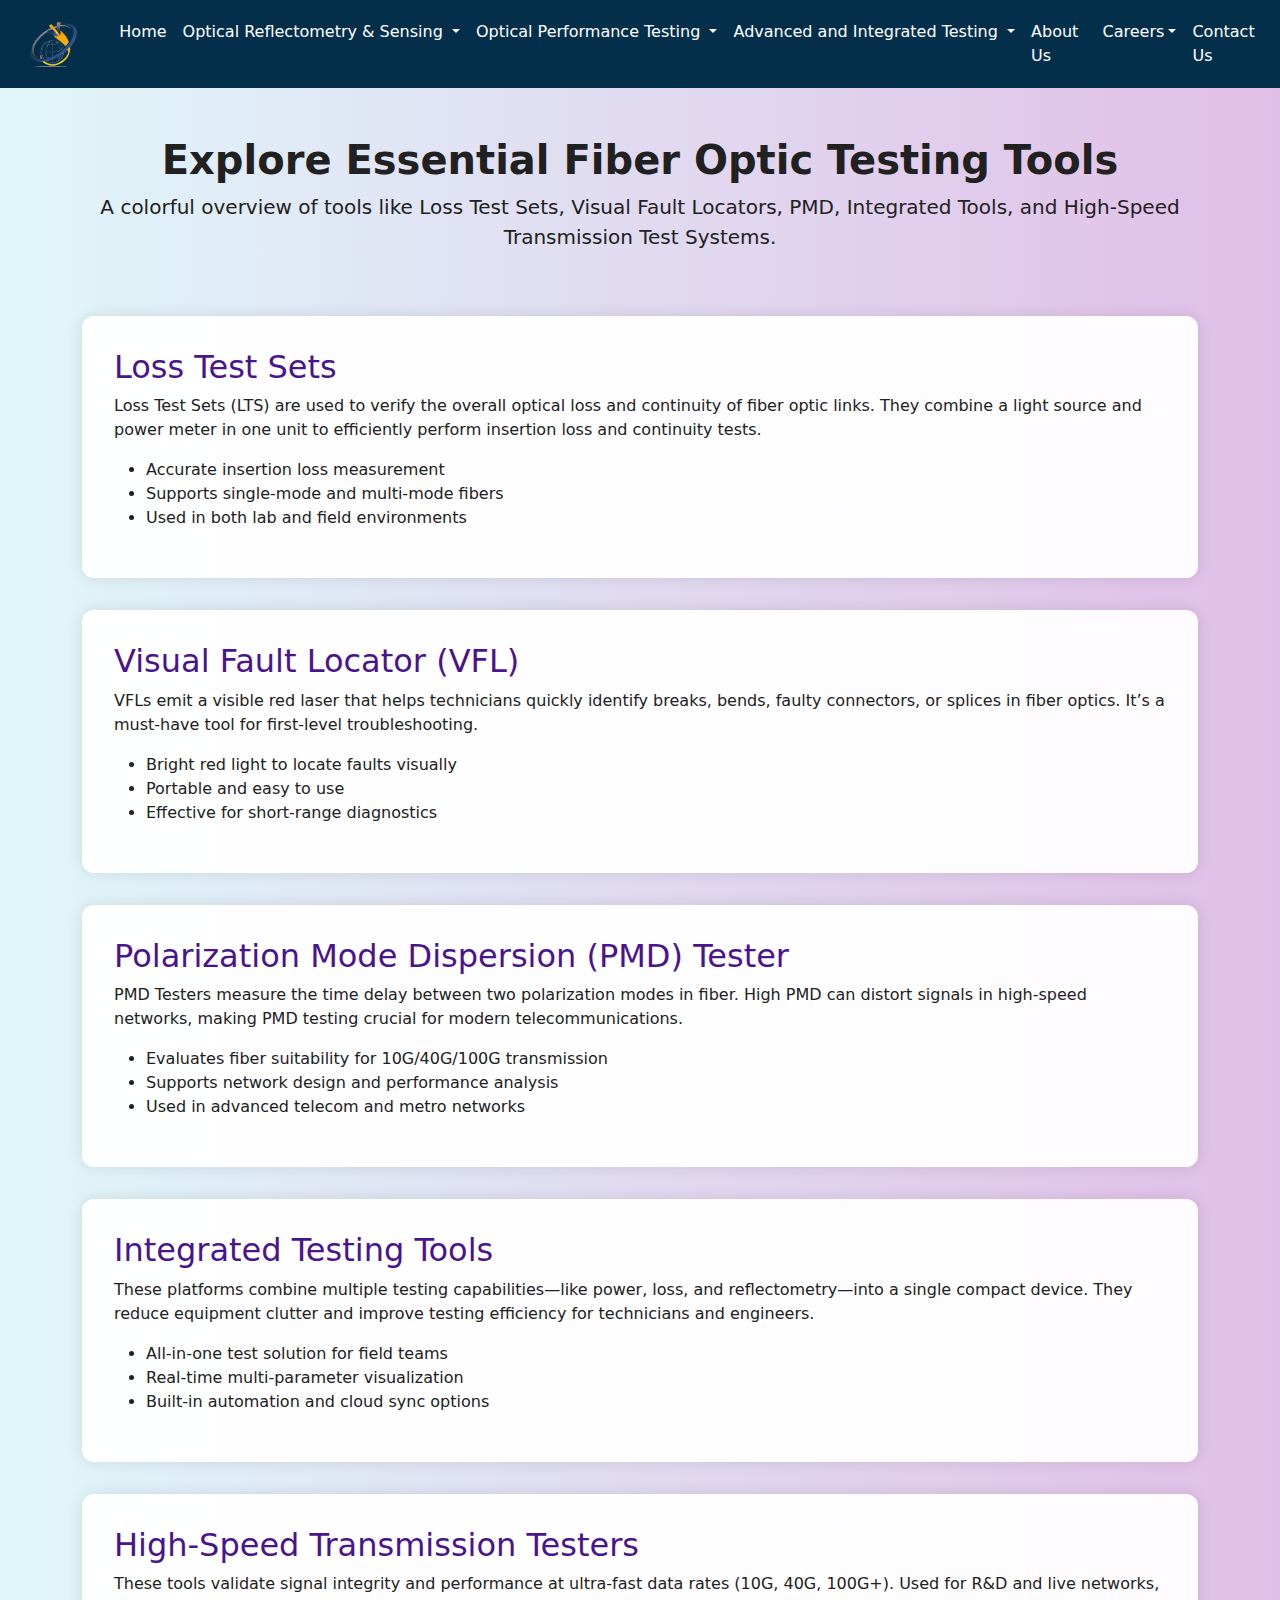
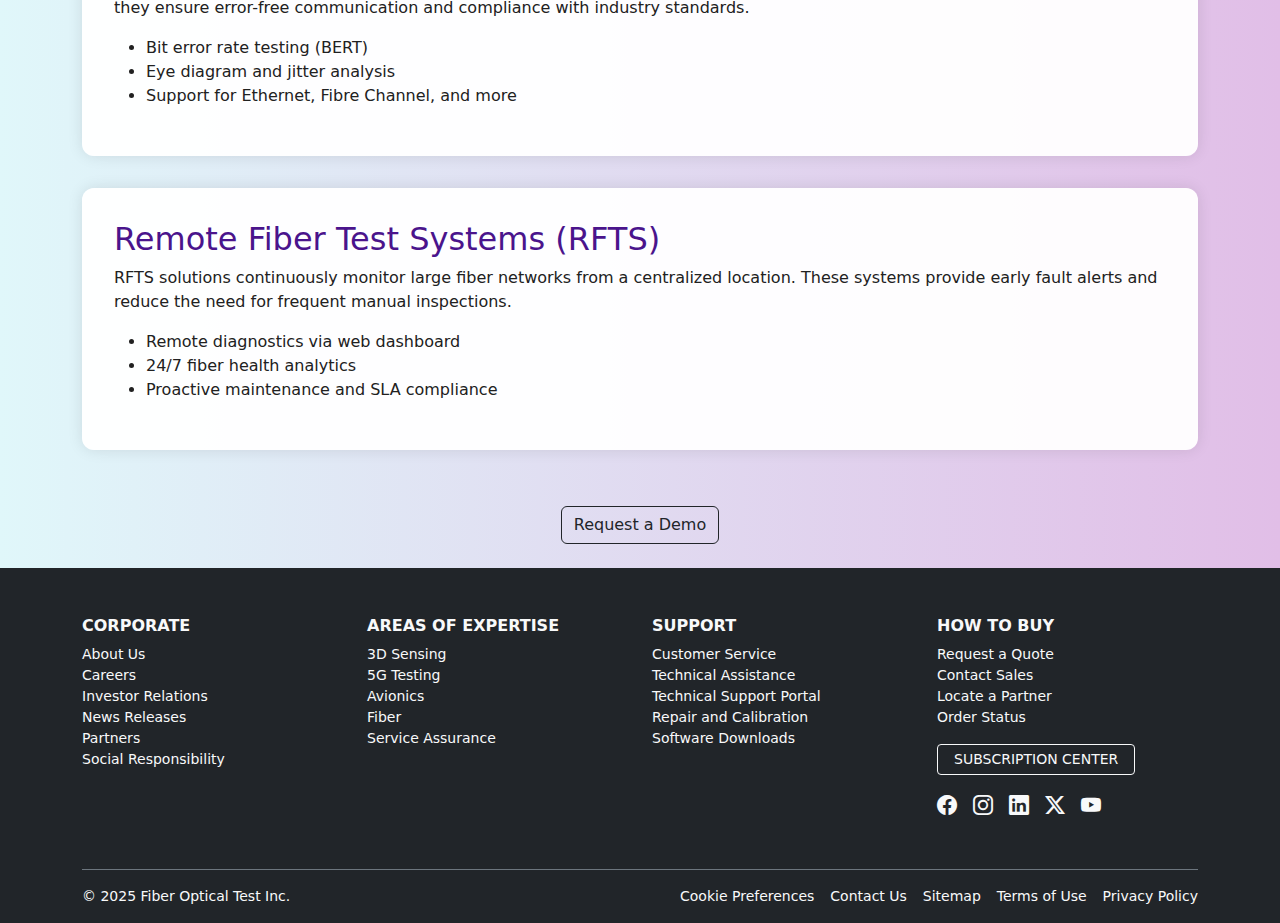
<file: advt_etc.html>
<!DOCTYPE html>
<html lang="en">
<head>
  <meta charset="UTF-8">
  <meta name="viewport" content="width=device-width, initial-scale=1.0">
  <title>Fiber Optical Test</title>
  <!-- Favicon (must be .ico, .png, .svg, etc.) -->
<link rel="icon" href="asset/fiber logo.png" type="image/png">
<link href="https://fonts.googleapis.com/css2?family=Orbitron:wght@600&display=swap" rel="stylesheet">
  <link href="https://cdn.jsdelivr.net/npm/bootstrap@5.3.3/dist/css/bootstrap.min.css" rel="stylesheet">
  <link rel="stylesheet" href="https://cdn.jsdelivr.net/npm/bootstrap-icons@1.10.5/font/bootstrap-icons.css">
  <link rel="stylesheet" href="css/style.css">
  <link href="https://cdn.jsdelivr.net/npm/bootstrap@5.3.3/dist/css/bootstrap.min.css" rel="stylesheet">
  <style>
    body {
      background: linear-gradient(to right, #e0f7fa, #e1bee7);
      color: #212121;
    }
    h2 {
      color: #4a148c;
    }
    .tool-box {
      background-color: rgba(255, 255, 255, 0.95);
      border-radius: 12px;
      padding: 2rem;
      margin-bottom: 2rem;
      box-shadow: 0 0 15px rgba(0,0,0,0.1);
    }
  </style>
</head>
<body>
<nav class="navbar navbar-expand-lg">
  <div class="container-fluid">
    <!-- Logo -->
<div class="nav d-flex align-items-center" >
    <a class="navbar-brand" href="index.html">
        <img src="asset/fiber logo.png" alt="Fiber Optical Test Logo">
    </a>
</div>
    <!-- Navbar toggler for mobile -->
    <button class="navbar-toggler bg-white" type="button" data-bs-toggle="collapse" data-bs-target="#navbarNav">
      <span class="navbar-toggler-icon"></span>
    </button>

    <!-- Navbar content -->
    <div class="collapse navbar-collapse justify-content-between" id="navbarNav">
      <ul class="navbar-nav mx-auto">
        <!-- Dropdown 1 -->
          <li class="nav-item">
          <a class="nav-link" href="index.html">Home</a>
        </li>
        <li class="nav-item dropdown">
          <a href="octs.html" class="nav-link dropdown-item dropdown-toggle" >
            Optical Reflectometry & Sensing
          </a>
          <ul class="dropdown-menu">
            <li><a class="dropdown-item text-wrap" href="octs.html#OTDR">Optiacl Time-Domain Reflectometry</a></li>
            <li><a class="dropdown-item teaxt-wrap" href="fault.html">Fault Monitoring</a></li>
            <li><a class="dropdown-item teaxt-wrap" href="eoms.html">Optical line Monitoring</a></li>
            <li><a class="dropdown-item text-wrap" href="eoms.html">Optical Coherence Tomography</a></li>
            <li><a class="dropdown-item text-wrap" href="eoms.html">Optical Time-Domain Interferometry</a></li>
            <li><a class="dropdown-item text-wrap" href="eoms.html">Optical Frequency-domain reflectometry</a></li>
          </ul>
        </li>

        <!-- Dropdown 2 -->
        <li class="nav-item dropdown">
          <a class="nav-link dropdown-item dropdown-toggle" href="opt.html">
            Optical Performance Testing
          </a>
          <ul class="dropdown-menu">
            <li><a class="dropdown-item" href="powermeter.html">Power Meters</a></li>
            <li><a class="dropdown-item text-wrap" href="opt_etc.html">Loss Test Sets</a></li>
            <li><a class="dropdown-item text-wrap" href="opt_etc.html">Visual Fault Locator</a></li>
            <li><a class="dropdown-item text-wrap" href="opt_etc.html">Optical Spectrum analysis</a></li>
            <li><a class="dropdown-item text-wrap" href="opt_etc.html">Polarization Mode Dispersion Testing</a></li>

          </ul>
        </li>

        <!-- Dropdown 3 -->
        <li class="nav-item dropdown">
          <a class="nav-link dropdown-item dropdown-toggle" href="advt.html">
            Advanced and Integrated Testing
          </a>
          <ul class="dropdown-menu ">
            <li><a class="dropdown-item text-wrap" href="advt_etc.html">Integrated Tools</a></li>
            <li><a class="dropdown-item" href="automation.html">Automation</a></li>
            <li><a class="dropdown-item text-wrap" href="advt_etc.html">High-Speed Transmission Test Platforms</a></li>
            <li><a class="dropdown-item text-wrap" href="advt_etc.html">Wavelength Routing and Tunable Filter Testing</a></li>
            <li><a class="dropdown-item text-wrap" href="advt_etc.html">Remote Fiber Test Systems</a></li>
          </ul>
        </li>
 
        <!-- Static links -->
        <li class="nav-item">
          <a class="nav-link" href="about.html">About Us</a>
        </li>

       <!-- Dropdown Careers -->
<li class="nav-item dropdown">
<a class="dropdown-item nav-link dropdown-toggle" href="career.html"> Careers</a>
 <ul class="dropdown-menu">
  <li><hr class="dropdown-divider"></li>
  <li><a class="dropdown-item" href="career.html">Open Roles</a></li>
  <li><a class="dropdown-item" href="career.html">Culture</a></li>
</ul>

</li>


        <li class="nav-item">
          <a class="nav-link" href="contact.html">Contact Us</a>
        </li>
      </ul>
    </div>
  </div>
</nav>
<section class="py-5 text-center">
  <div class="container">
    <h1 class="fw-bold">Explore Essential Fiber Optic Testing Tools</h1>
    <p class="lead">A colorful overview of tools like Loss Test Sets, Visual Fault Locators, PMD, Integrated Tools, and High-Speed Transmission Test Systems.</p>
  </div>
</section>

<div class="container">
  <!-- Loss Test Sets -->
  <div class="tool-box">
    <h2>Loss Test Sets</h2>
    <p>Loss Test Sets (LTS) are used to verify the overall optical loss and continuity of fiber optic links. They combine a light source and power meter in one unit to efficiently perform insertion loss and continuity tests.</p>
    <ul>
      <li>Accurate insertion loss measurement</li>
      <li>Supports single-mode and multi-mode fibers</li>
      <li>Used in both lab and field environments</li>
    </ul>
  </div>

  <!-- Visual Fault Locator -->
  <div class="tool-box">
    <h2>Visual Fault Locator (VFL)</h2>
    <p>VFLs emit a visible red laser that helps technicians quickly identify breaks, bends, faulty connectors, or splices in fiber optics. It’s a must-have tool for first-level troubleshooting.</p>
    <ul>
      <li>Bright red light to locate faults visually</li>
      <li>Portable and easy to use</li>
      <li>Effective for short-range diagnostics</li>
    </ul>
  </div>

  <!-- Polarization Mode Dispersion -->
  <div class="tool-box">
    <h2>Polarization Mode Dispersion (PMD) Tester</h2>
    <p>PMD Testers measure the time delay between two polarization modes in fiber. High PMD can distort signals in high-speed networks, making PMD testing crucial for modern telecommunications.</p>
    <ul>
      <li>Evaluates fiber suitability for 10G/40G/100G transmission</li>
      <li>Supports network design and performance analysis</li>
      <li>Used in advanced telecom and metro networks</li>
    </ul>
  </div>

  <!-- Integrated Testing Tools -->
  <div class="tool-box">
    <h2>Integrated Testing Tools</h2>
    <p>These platforms combine multiple testing capabilities—like power, loss, and reflectometry—into a single compact device. They reduce equipment clutter and improve testing efficiency for technicians and engineers.</p>
    <ul>
      <li>All-in-one test solution for field teams</li>
      <li>Real-time multi-parameter visualization</li>
      <li>Built-in automation and cloud sync options</li>
    </ul>
  </div>

  <!-- High-Speed Transmission Testers -->
  <div class="tool-box">
    <h2>High-Speed Transmission Testers</h2>
    <p>These tools validate signal integrity and performance at ultra-fast data rates (10G, 40G, 100G+). Used for R&D and live networks, they ensure error-free communication and compliance with industry standards.</p>
    <ul>
      <li>Bit error rate testing (BERT)</li>
      <li>Eye diagram and jitter analysis</li>
      <li>Support for Ethernet, Fibre Channel, and more</li>
    </ul>
  </div>

  <!-- Remote Fiber Test Systems (RFTS) -->
  <div class="tool-box">
    <h2>Remote Fiber Test Systems (RFTS)</h2>
    <p>RFTS solutions continuously monitor large fiber networks from a centralized location. These systems provide early fault alerts and reduce the need for frequent manual inspections.</p>
    <ul>
      <li>Remote diagnostics via web dashboard</li>
      <li>24/7 fiber health analytics</li>
      <li>Proactive maintenance and SLA compliance</li>
    </ul>
  </div>
</div>

<section class="text-center py-4">
  <a href="contact.html" class="btn btn-outline-dark">Request a Demo</a>
</section>

<footer class="bg-dark text-light pt-5 pb-3">
  <div class="container">
    <div class="row text-start">

      <!-- Column 1 -->
      <div class="col-md-3 mb-4">
        <h6 class="text-uppercase fw-bold">Corporate</h6>
        <ul class="list-unstyled small">
          <li><a href="about.html" class="text-light text-decoration-none">About Us</a></li>
          <li><a href="career.html" class="text-light text-decoration-none">Careers</a></li>
          <li><a href="about.html" class="text-light text-decoration-none">Investor Relations</a></li>
          <li><a href="about.html" class="text-light text-decoration-none">News Releases</a></li>
          <li><a href="about.html" class="text-light text-decoration-none">Partners</a></li>
          <li><a href="about.html" class="text-light text-decoration-none">Social Responsibility</a></li>
        </ul>
      </div>

      <!-- Column 2 -->
      <div class="col-md-3 mb-4">
        <h6 class="text-uppercase fw-bold">Areas of Expertise</h6>
        <ul class="list-unstyled small">
          <li><a href="advt.html" class="text-light text-decoration-none">3D Sensing</a></li>
          <li><a href="opt.html" class="text-light text-decoration-none">5G Testing</a></li>
          <li><a href="octs.html" class="text-light text-decoration-none">Avionics</a></li>
          <li><a href="octs.html" class="text-light text-decoration-none">Fiber</a></li>
          <li><a href="career.html" class="text-light text-decoration-none">Service Assurance</a></li>
        </ul>
      </div>

      <!-- Column 3 -->
      <div class="col-md-3 mb-4">
        <h6 class="text-uppercase fw-bold">Support</h6>
        <ul class="list-unstyled small">
          <li><a href="contact.html" class="text-light text-decoration-none">Customer Service</a></li>
          <li><a href="contact.html" class="text-light text-decoration-none">Technical Assistance</a></li>
          <li><a href="contact.html" class="text-light text-decoration-none">Technical Support Portal</a></li>
          <li><a href="contact.html" class="text-light text-decoration-none">Repair and Calibration</a></li>
          <li><a href="product.html" class="text-light text-decoration-none">Software Downloads</a></li>
        </ul>
      </div>

      <!-- Column 4 -->
      <div class="col-md-3 mb-4">
        <h6 class="text-uppercase fw-bold">How to Buy</h6>
        <ul class="list-unstyled small">
          <li><a href="contact.html" class="text-light text-decoration-none">Request a Quote</a></li>
          <li><a href="contact.html" class="text-light text-decoration-none">Contact Sales</a></li>
          <li><a href="contact.html" class="text-light text-decoration-none">Locate a Partner</a></li>
          <li><a href="contact.html" class="text-light text-decoration-none">Order Status</a></li>
        </ul>

        <div class="my-3">
          <a href="#" class="btn btn-outline-light btn-sm px-3">SUBSCRIPTION CENTER</a>
        </div>

        <div class="d-flex gap-3 mt-3">
          <a href="https:/facebook.com" class="text-light"><i class="bi bi-facebook fs-5"></i></a>
          <a href="https:/instagram.com" class="text-light"><i class="bi bi-instagram fs-5"></i></a>
          <a href="https:/linkedin.com" class="text-light"><i class="bi bi-linkedin fs-5"></i></a>
          <a href="https:/facebook.com" class="text-light"><i class="bi bi-twitter-x fs-5"></i></a>
          <a href="https:/twitter.com" class="text-light"><i class="bi bi-youtube fs-5"></i></a>
        </div>
      </div>

    </div>

    <!-- Bottom bar -->
    <div class="border-top border-secondary mt-4 pt-3 d-flex flex-column flex-md-row justify-content-between small">
      <div>© 2025 Fiber Optical Test Inc.</div>
      <div class="d-flex gap-3">
        <a href="#" class="text-light text-decoration-none">Cookie Preferences</a>
        <a href="contact.html" class="text-light text-decoration-none">Contact Us</a>
        <a href="#" class="text-light text-decoration-none">Sitemap</a>
        <a href="#" class="text-light text-decoration-none">Terms of Use</a>
        <a href="#" class="text-light text-decoration-none">Privacy Policy</a>
      </div>
    </div>
  </div>
</footer>

<script src="https://cdn.jsdelivr.net/npm/bootstrap@5.3.3/dist/js/bootstrap.bundle.min.js"></script>
</body>
</html>
</file>
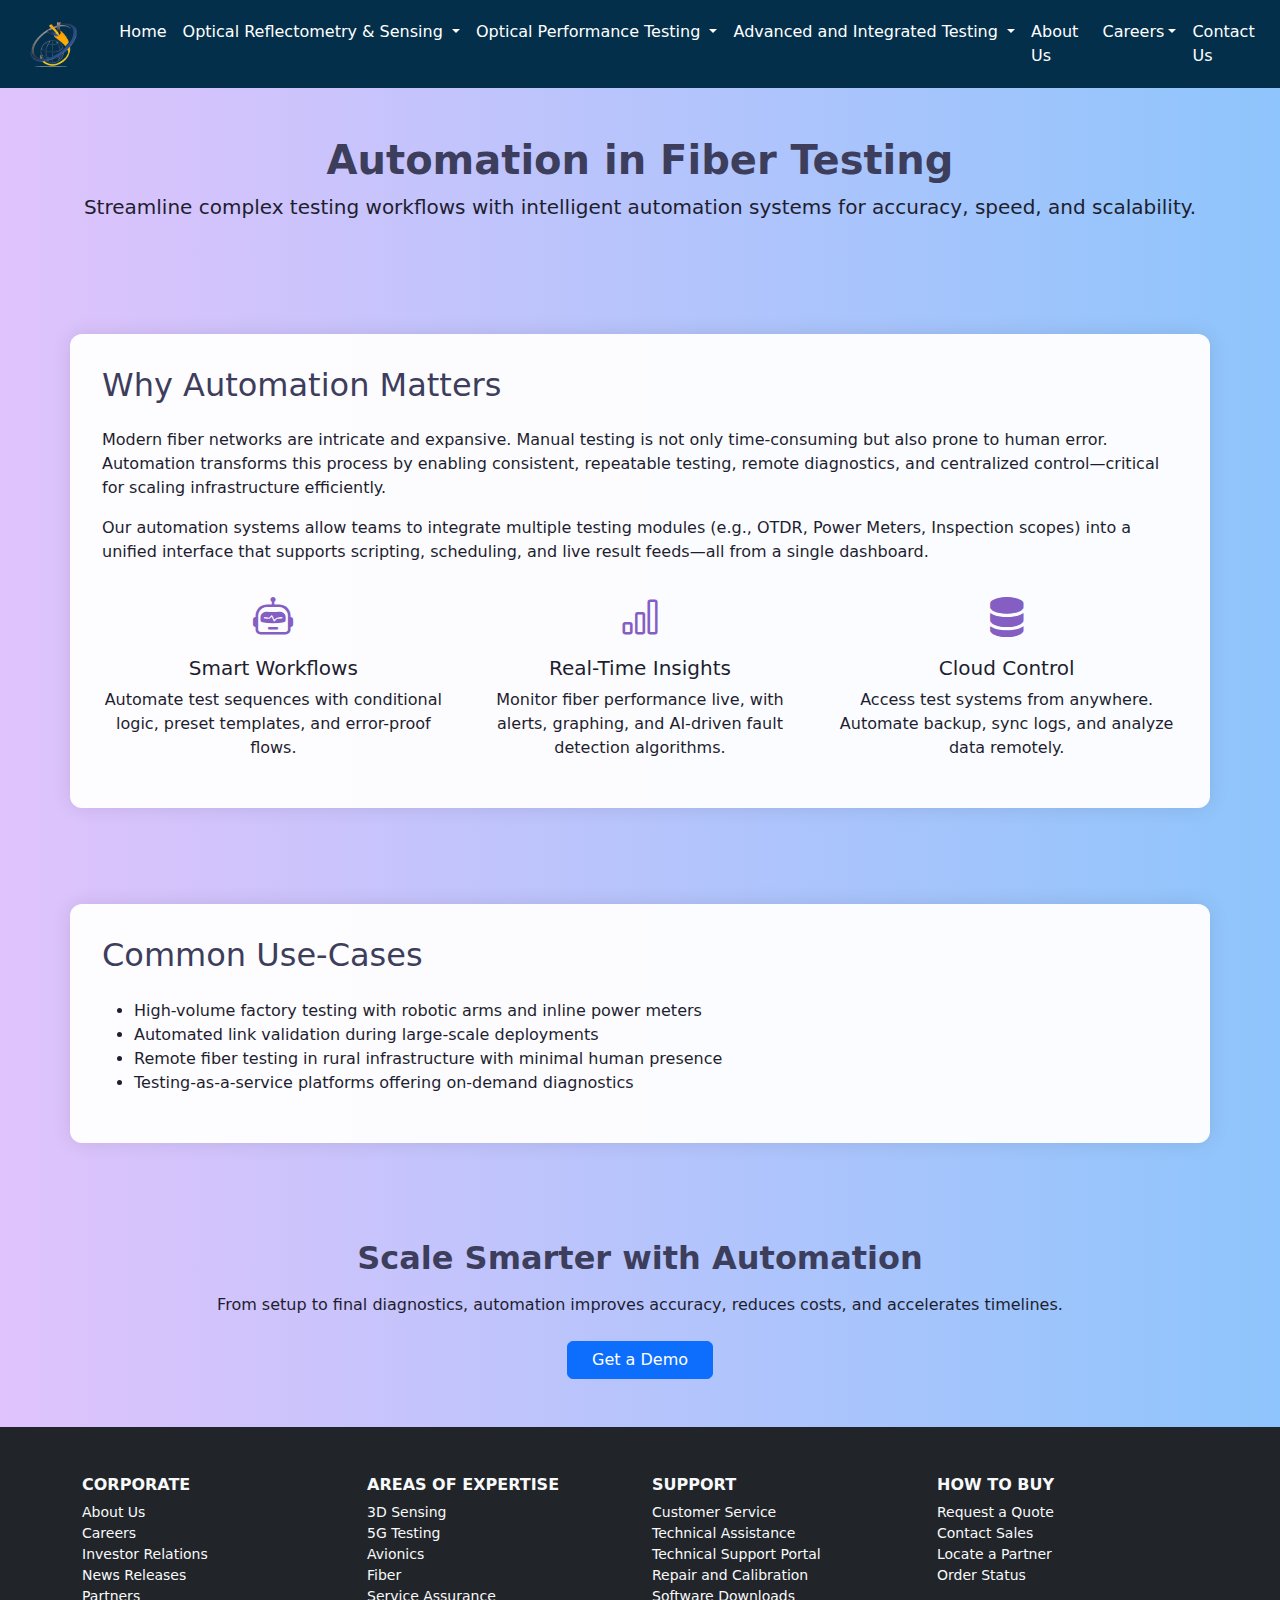
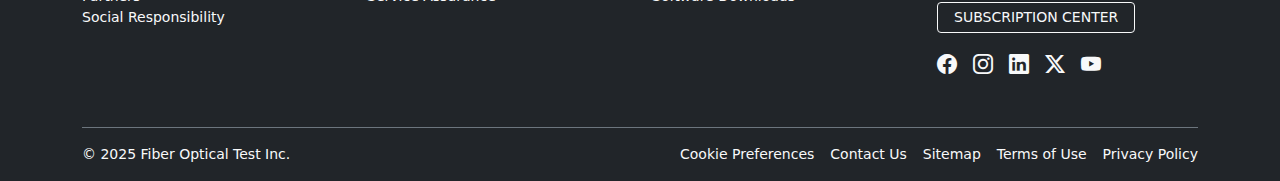
<file: automation.html>
<!DOCTYPE html>
<html lang="en">
<head>
  <meta charset="UTF-8">
  <meta name="viewport" content="width=device-width, initial-scale=1.0">
 <title>Fiber Optical Test</title>
  <!-- Favicon (must be .ico, .png, .svg, etc.) -->
<link rel="icon" href="asset/fiber logo.png" type="image/png">
<link href="https://fonts.googleapis.com/css2?family=Orbitron:wght@600&display=swap" rel="stylesheet">
  <link href="https://cdn.jsdelivr.net/npm/bootstrap@5.3.3/dist/css/bootstrap.min.css" rel="stylesheet">
  <link rel="stylesheet" href="https://cdn.jsdelivr.net/npm/bootstrap-icons@1.10.5/font/bootstrap-icons.css">
  <link rel="stylesheet" href="css/style.css">
  <link href="https://cdn.jsdelivr.net/npm/bootstrap@5.3.3/dist/css/bootstrap.min.css" rel="stylesheet">
  <link rel="stylesheet" href="https://cdn.jsdelivr.net/npm/bootstrap-icons@1.10.5/font/bootstrap-icons.css">
  <style>
    body {
      background: linear-gradient(to right, #e0c3fc, #8ec5fc);
      color: #1e1e2f;
    }
    h1, h2, h3 {
      color: #3d3d5c;
    }
    .section-box {
      background-color: rgba(255, 255, 255, 0.95);
      border-radius: 12px;
      padding: 2rem;
      box-shadow: 0 0 20px rgba(0,0,0,0.1);
    }
    .icon-feature {
      font-size: 2.5rem;
      color: #845ec2;
    }
  </style>
</head>
<body>
<nav class="navbar navbar-expand-lg">
  <div class="container-fluid">
    <!-- Logo -->
<div class="nav d-flex align-items-center" >
    <a class="navbar-brand" href="index.html">
        <img src="asset/fiber logo.png" alt="Fiber Optical Test Logo">
    </a>
</div>
    <!-- Navbar toggler for mobile -->
    <button class="navbar-toggler bg-white" type="button" data-bs-toggle="collapse" data-bs-target="#navbarNav">
      <span class="navbar-toggler-icon"></span>
    </button>

    <!-- Navbar content -->
    <div class="collapse navbar-collapse justify-content-between" id="navbarNav">
      <ul class="navbar-nav mx-auto">
         <li class="nav-item">
          <a class="nav-link" href="index.html">Home</a>
        </li>
        <!-- Dropdown 1 -->
        <li class="nav-item dropdown">
          <a href="octs.html" class="nav-link dropdown-item dropdown-toggle" >
            Optical Reflectometry & Sensing
          </a>
          <ul class="dropdown-menu">
            <li><a class="dropdown-item text-wrap" href="octs.html#OTDR">Optiacl Time-Domain Reflectometry</a></li>
            <li><a class="dropdown-item teaxt-wrap" href="fault.html">Fault Monitoring</a></li>
            <li><a class="dropdown-item teaxt-wrap" href="eoms.html">Optical line Monitoring</a></li>
            <li><a class="dropdown-item text-wrap" href="eoms.html">Optical Coherence Tomography</a></li>
            <li><a class="dropdown-item text-wrap" href="eoms.html">Optical Time-Domain Interferometry</a></li>
            <li><a class="dropdown-item text-wrap" href="eoms.html">Optical Frequency-domain reflectometry</a></li>
          </ul>
        </li>

        <!-- Dropdown 2 -->
        <li class="nav-item dropdown">
          <a class="nav-link dropdown-item dropdown-toggle" href="opt.html">
            Optical Performance Testing
          </a>
          <ul class="dropdown-menu">
            <li><a class="dropdown-item" href="powermeter.html">Power Meters</a></li>
            <li><a class="dropdown-item text-wrap" href="opt_etc.html">Loss Test Sets</a></li>
            <li><a class="dropdown-item text-wrap" href="opt_etc.html">Visual Fault Locator</a></li>
            <li><a class="dropdown-item text-wrap" href="opt_etc.html">Optical Spectrum analysis</a></li>
            <li><a class="dropdown-item text-wrap" href="opt_etc.html">Polarization Mode Dispersion Testing</a></li>

          </ul>
        </li>

        <!-- Dropdown 3 -->
        <li class="nav-item dropdown">
          <a class="nav-link dropdown-item dropdown-toggle" href="advt.html">
            Advanced and Integrated Testing
          </a>
          <ul class="dropdown-menu ">
            <li><a class="dropdown-item text-wrap" href="advt_etc.html">Integrated Tools</a></li>
            <li><a class="dropdown-item" href="automation.html">Automation</a></li>
            <li><a class="dropdown-item text-wrap" href="advt_etc.html">High-Speed Transmission Test Platforms</a></li>
            <li><a class="dropdown-item text-wrap" href="advt_etc.html">Wavelength Routing and Tunable Filter Testing</a></li>
            <li><a class="dropdown-item text-wrap" href="advt_etc.html">Remote Fiber Test Systems</a></li>
          </ul>
        </li>
 
        <!-- Static links -->
        <li class="nav-item">
          <a class="nav-link" href="about.html">About Us</a>
        </li>

       <!-- Dropdown Careers -->
<li class="nav-item dropdown">
<a class="dropdown-item nav-link dropdown-toggle" href="career.html"> Careers</a>
 <ul class="dropdown-menu">
  <li><hr class="dropdown-divider"></li>
  <li><a class="dropdown-item" href="career.html">Open Roles</a></li>
  <li><a class="dropdown-item" href="career.html">Culture</a></li>
</ul>

</li>


        <li class="nav-item">
          <a class="nav-link" href="contact.html">Contact Us</a>
        </li>
      </ul>
    </div>
  </div>
</nav>
<section class="py-5 text-center">
  <div class="container">
    <h1 class="fw-bold">Automation in Fiber Testing</h1>
    <p class="lead">Streamline complex testing workflows with intelligent automation systems for accuracy, speed, and scalability.</p>
  </div>
</section>

<section class="py-5">
  <div class="container section-box">
    <h2 class="mb-4">Why Automation Matters</h2>
    <p>Modern fiber networks are intricate and expansive. Manual testing is not only time-consuming but also prone to human error. Automation transforms this process by enabling consistent, repeatable testing, remote diagnostics, and centralized control—critical for scaling infrastructure efficiently.</p>
    <p>Our automation systems allow teams to integrate multiple testing modules (e.g., OTDR, Power Meters, Inspection scopes) into a unified interface that supports scripting, scheduling, and live result feeds—all from a single dashboard.</p>

    <div class="row text-center mt-4">
      <div class="col-md-4">
        <i class="bi bi-robot icon-feature"></i>
        <h5 class="mt-2">Smart Workflows</h5>
        <p>Automate test sequences with conditional logic, preset templates, and error-proof flows.</p>
      </div>
      <div class="col-md-4">
        <i class="bi bi-bar-chart icon-feature"></i>
        <h5 class="mt-2">Real-Time Insights</h5>
        <p>Monitor fiber performance live, with alerts, graphing, and AI-driven fault detection algorithms.</p>
      </div>
      <div class="col-md-4">
        <i class="bi bi-server icon-feature"></i>
        <h5 class="mt-2">Cloud Control</h5>
        <p>Access test systems from anywhere. Automate backup, sync logs, and analyze data remotely.</p>
      </div>
    </div>
  </div>
</section>

<section class="py-5">
  <div class="container section-box">
    <h2 class="mb-4">Common Use-Cases</h2>
    <ul>
      <li>High-volume factory testing with robotic arms and inline power meters</li>
      <li>Automated link validation during large-scale deployments</li>
      <li>Remote fiber testing in rural infrastructure with minimal human presence</li>
      <li>Testing-as-a-service platforms offering on-demand diagnostics</li>
    </ul>
  </div>
</section>

<section class="py-5 text-center">
  <div class="container">
    <h2 class="fw-bold mb-3">Scale Smarter with Automation</h2>
    <p class="mb-4">From setup to final diagnostics, automation improves accuracy, reduces costs, and accelerates timelines.</p>
    <a href="contact.html" class="btn btn-primary px-4">Get a Demo</a>
  </div>
</section>

<footer class="bg-dark text-light pt-5 pb-3">
  <div class="container">
    <div class="row text-start">

      <!-- Column 1 -->
      <div class="col-md-3 mb-4">
        <h6 class="text-uppercase fw-bold">Corporate</h6>
        <ul class="list-unstyled small">
          <li><a href="about.html" class="text-light text-decoration-none">About Us</a></li>
          <li><a href="career.html" class="text-light text-decoration-none">Careers</a></li>
          <li><a href="about.html" class="text-light text-decoration-none">Investor Relations</a></li>
          <li><a href="about.html" class="text-light text-decoration-none">News Releases</a></li>
          <li><a href="about.html" class="text-light text-decoration-none">Partners</a></li>
          <li><a href="about.html" class="text-light text-decoration-none">Social Responsibility</a></li>
        </ul>
      </div>

      <!-- Column 2 -->
      <div class="col-md-3 mb-4">
        <h6 class="text-uppercase fw-bold">Areas of Expertise</h6>
        <ul class="list-unstyled small">
          <li><a href="advt.html" class="text-light text-decoration-none">3D Sensing</a></li>
          <li><a href="opt.html" class="text-light text-decoration-none">5G Testing</a></li>
          <li><a href="octs.html" class="text-light text-decoration-none">Avionics</a></li>
          <li><a href="octs.html" class="text-light text-decoration-none">Fiber</a></li>
          <li><a href="career.html" class="text-light text-decoration-none">Service Assurance</a></li>
        </ul>
      </div>

      <!-- Column 3 -->
      <div class="col-md-3 mb-4">
        <h6 class="text-uppercase fw-bold">Support</h6>
        <ul class="list-unstyled small">
          <li><a href="contact.html" class="text-light text-decoration-none">Customer Service</a></li>
          <li><a href="contact.html" class="text-light text-decoration-none">Technical Assistance</a></li>
          <li><a href="contact.html" class="text-light text-decoration-none">Technical Support Portal</a></li>
          <li><a href="contact.html" class="text-light text-decoration-none">Repair and Calibration</a></li>
          <li><a href="product.html" class="text-light text-decoration-none">Software Downloads</a></li>
        </ul>
      </div>

      <!-- Column 4 -->
      <div class="col-md-3 mb-4">
        <h6 class="text-uppercase fw-bold">How to Buy</h6>
        <ul class="list-unstyled small">
          <li><a href="contact.html" class="text-light text-decoration-none">Request a Quote</a></li>
          <li><a href="contact.html" class="text-light text-decoration-none">Contact Sales</a></li>
          <li><a href="contact.html" class="text-light text-decoration-none">Locate a Partner</a></li>
          <li><a href="contact.html" class="text-light text-decoration-none">Order Status</a></li>
        </ul>

        <div class="my-3">
          <a href="#" class="btn btn-outline-light btn-sm px-3">SUBSCRIPTION CENTER</a>
        </div>

        <div class="d-flex gap-3 mt-3">
          <a href="https:/facebook.com" class="text-light"><i class="bi bi-facebook fs-5"></i></a>
          <a href="https:/instagram.com" class="text-light"><i class="bi bi-instagram fs-5"></i></a>
          <a href="https:/linkedin.com" class="text-light"><i class="bi bi-linkedin fs-5"></i></a>
          <a href="https:/facebook.com" class="text-light"><i class="bi bi-twitter-x fs-5"></i></a>
          <a href="https:/twitter.com" class="text-light"><i class="bi bi-youtube fs-5"></i></a>
        </div>
      </div>

    </div>

    <!-- Bottom bar -->
    <div class="border-top border-secondary mt-4 pt-3 d-flex flex-column flex-md-row justify-content-between small">
      <div>© 2025 Fiber Optical Test Inc.</div>
      <div class="d-flex gap-3">
        <a href="#" class="text-light text-decoration-none">Cookie Preferences</a>
        <a href="contact.html" class="text-light text-decoration-none">Contact Us</a>
        <a href="#" class="text-light text-decoration-none">Sitemap</a>
        <a href="#" class="text-light text-decoration-none">Terms of Use</a>
        <a href="#" class="text-light text-decoration-none">Privacy Policy</a>
      </div>
    </div>
  </div>
</footer>
<script src="https://cdn.jsdelivr.net/npm/bootstrap@5.3.3/dist/js/bootstrap.bundle.min.js"></script>
</body>
</html>
</file>
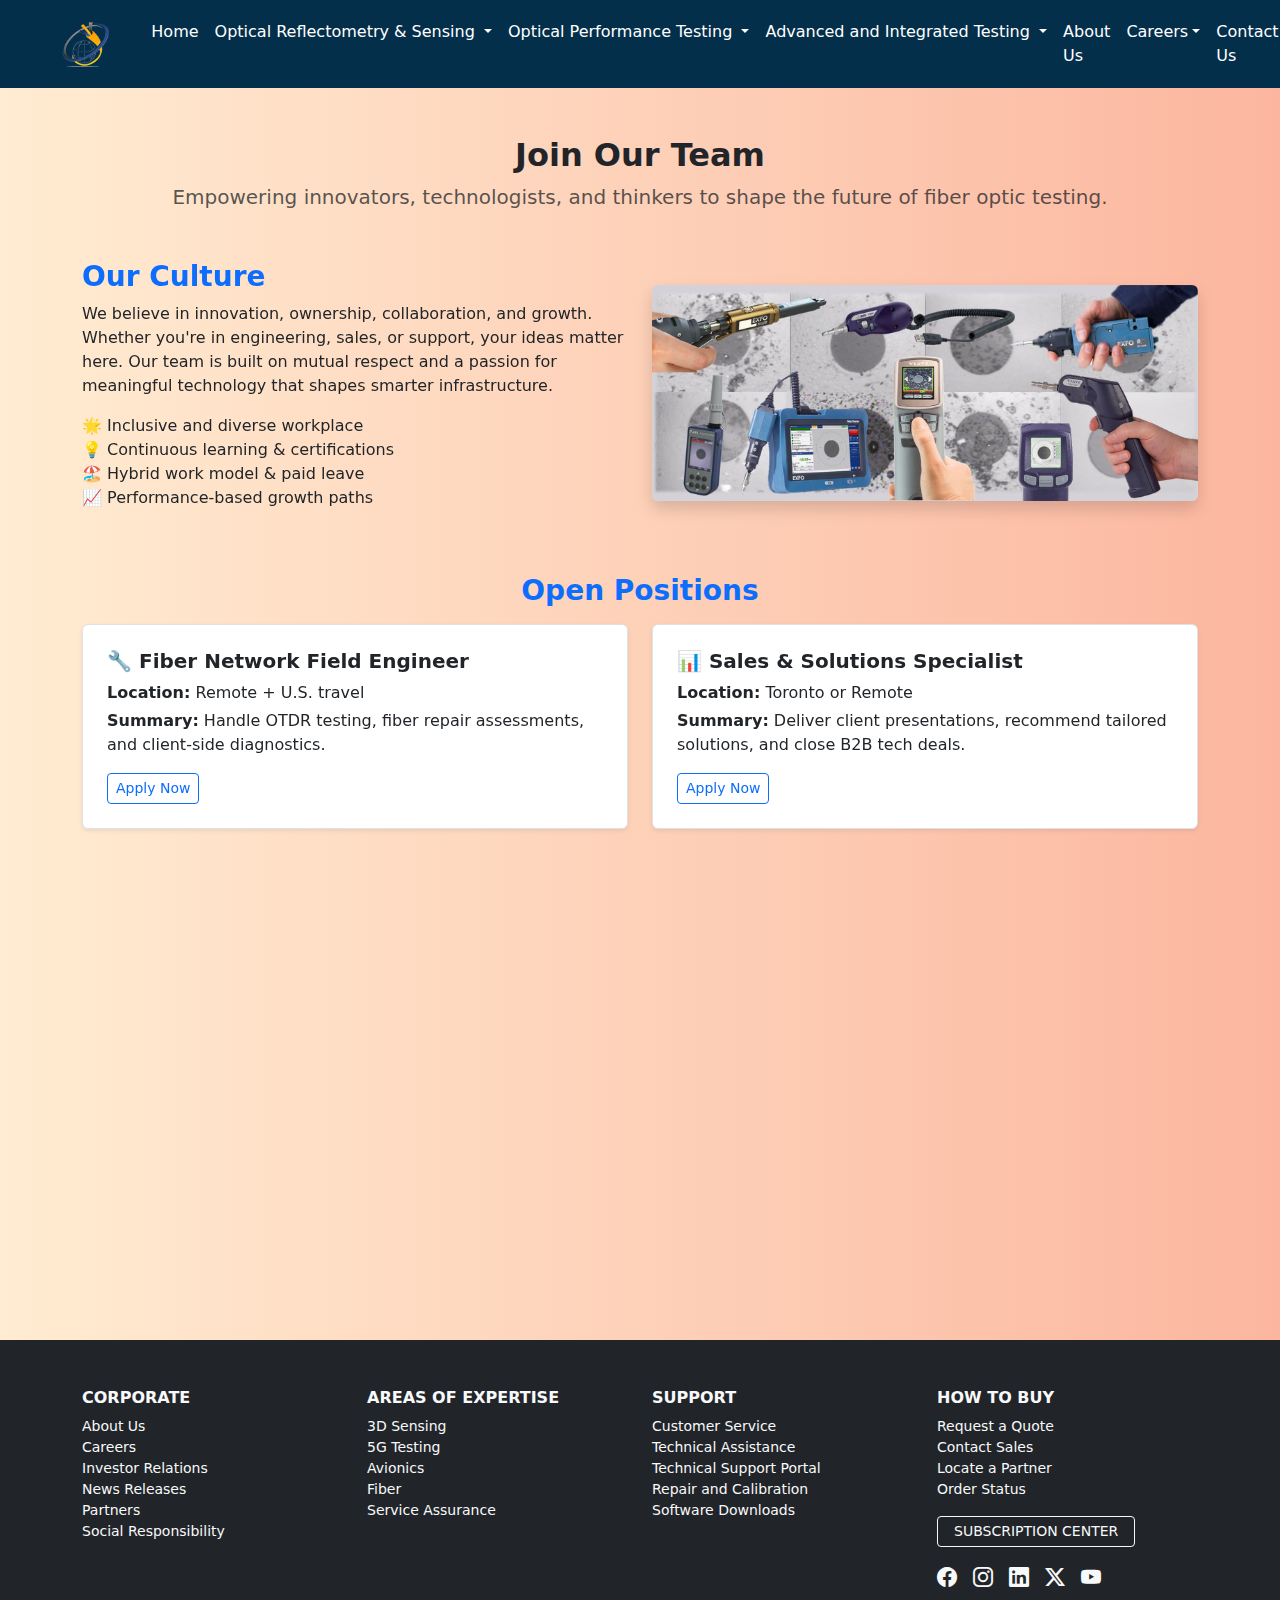
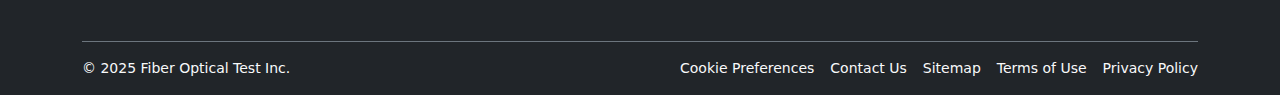
<file: career.html>
<!DOCTYPE html>
<html lang="en">
<head>
    <meta charset="UTF-8">
    <meta name="viewport" content="width=device-width, initial-scale=1.0">
      <meta name="description" content="Fiber Optical Testing Solutions for Smarter, Scalable Networks">
  <meta property="og:title" content="Fiber Optical Test">
  <meta property="og:description" content="Smart Fiber Optical Testing Solutions for Scalable Networks">
  <title>Fiber Optical Test</title>
  <!-- Favicon (must be .ico, .png, .svg, etc.) -->
<link rel="icon" href="asset/fiber logo.png" type="image/png">
<link href="https://fonts.googleapis.com/css2?family=Orbitron:wght@600&display=swap" rel="stylesheet">
  <link href="https://cdn.jsdelivr.net/npm/bootstrap@5.3.3/dist/css/bootstrap.min.css" rel="stylesheet">
  <link rel="stylesheet" href="https://cdn.jsdelivr.net/npm/bootstrap-icons@1.10.5/font/bootstrap-icons.css">
  <link rel="stylesheet" href="css/style.css">
  <style>
    body{
      background: linear-gradient(to right, #ffecd2, #fcb69f);
    }
  </style>
</head>
<body>
  <nav class="navbar navbar-expand-lg">
  <div class="container-fluid">
    <!-- Logo -->
<div class="nav d-flex align-items-center" >
    <a class="navbar-brand" href="index.html">
        <img src="asset/fiber logo.png" alt="Fiber Optical Test Logo">
    </a>
</div>
    <!-- Navbar toggler for mobile -->
    <button class="navbar-toggler bg-white" type="button" data-bs-toggle="collapse" data-bs-target="#navbarNav">
      <span class="navbar-toggler-icon"></span>
    </button>

    <!-- Navbar content -->
    <div class="collapse navbar-collapse justify-content-between" id="navbarNav">
      <ul class="navbar-nav mx-auto">
         <li class="nav-item">
          <a class="nav-link" href="index.html">Home</a>
        </li>
        <!-- Dropdown 1 -->
        <li class="nav-item dropdown">
          <a href="octs.html" class="nav-link dropdown-item dropdown-toggle" >
            Optical Reflectometry & Sensing
          </a>
          <ul class="dropdown-menu">
            <li><a class="dropdown-item text-wrap" href="octs.html#OTDR">Optiacl Time-Domain Reflectometry</a></li>
            <li><a class="dropdown-item teaxt-wrap" href="fault.html">Fault Monitoring</a></li>
            <li><a class="dropdown-item teaxt-wrap" href="eoms.html">Optical line Monitoring</a></li>
            <li><a class="dropdown-item text-wrap" href="eoms.html">Optical Coherence Tomography</a></li>
            <li><a class="dropdown-item text-wrap" href="eoms.html">Optical Time-Domain Interferometry</a></li>
            <li><a class="dropdown-item text-wrap" href="eoms.html">Optical Frequency-domain reflectometry</a></li>
          </ul>
        </li>

        <!-- Dropdown 2 -->
        <li class="nav-item dropdown">
          <a class="nav-link dropdown-item dropdown-toggle" href="opt.html">
            Optical Performance Testing
          </a>
          <ul class="dropdown-menu">
            <li><a class="dropdown-item" href="powermeter.html">Power Meters</a></li>
            <li><a class="dropdown-item text-wrap" href="opt_etc.html">Loss Test Sets</a></li>
            <li><a class="dropdown-item text-wrap" href="opt_etc.html">Visual Fault Locator</a></li>
            <li><a class="dropdown-item text-wrap" href="opt_etc.html">Optical Spectrum analysis</a></li>
            <li><a class="dropdown-item text-wrap" href="opt_etc.html">Polarization Mode Dispersion Testing</a></li>

          </ul>
        </li>

        <!-- Dropdown 3 -->
        <li class="nav-item dropdown">
          <a class="nav-link dropdown-item dropdown-toggle" href="advt.html">
            Advanced and Integrated Testing
          </a>
          <ul class="dropdown-menu ">
            <li><a class="dropdown-item text-wrap" href="advt_etc.html">Integrated Tools</a></li>
            <li><a class="dropdown-item" href="automation.html">Automation</a></li>
            <li><a class="dropdown-item text-wrap" href="advt_etc.html">High-Speed Transmission Test Platforms</a></li>
            <li><a class="dropdown-item text-wrap" href="advt_etc.html">Wavelength Routing and Tunable Filter Testing</a></li>
            <li><a class="dropdown-item text-wrap" href="advt_etc.html">Remote Fiber Test Systems</a></li>
          </ul>
        </li>
 
        <!-- Static links -->
        <li class="nav-item">
          <a class="nav-link" href="about.html">About Us</a>
        </li>

       <!-- Dropdown Careers -->
<li class="nav-item dropdown">
<a class="dropdown-item nav-link dropdown-toggle" href="career.html"> Careers</a>
 <ul class="dropdown-menu">
  <li><hr class="dropdown-divider"></li>
  <li><a class="dropdown-item" href="career.html">Open Roles</a></li>
  <li><a class="dropdown-item" href="career.html">Culture</a></li>
</ul>

</li>


        <li class="nav-item">
          <a class="nav-link" href="contact.html">Contact Us</a>
        </li>
      </ul>
    </div>
  </div>
</nav>

<!-- main -->
<section class="py-5  text-dark" id="careers">
  <div class="container">
    <div class="text-center mb-5">
      <h2 class="fw-bold">Join Our Team</h2>
      <p class="lead text-muted">Empowering innovators, technologists, and thinkers to shape the future of fiber optic testing.</p>
    </div>

    <!-- Culture Section -->
    <div class="row mb-5 align-items-center">
      <div class="col-md-6" data-aos="fade-right">
        <h3 class="fw-bold text-primary">Our Culture</h3>
        <p>We believe in innovation, ownership, collaboration, and growth. Whether you're in engineering, sales, or support, your ideas matter here. Our team is built on mutual respect and a passion for meaningful technology that shapes smarter infrastructure.</p>
        <ul class="list-unstyled">
          <li>🌟 Inclusive and diverse workplace</li>
          <li>💡 Continuous learning & certifications</li>
          <li>🏖️ Hybrid work model & paid leave</li>
          <li>📈 Performance-based growth paths</li>
        </ul>
      </div>
      <div class="col-md-6" data-aos="fade-left">
        <img src="asset/img7.jpg" class="img-fluid rounded shadow" alt="Teamwork at Fiber Optical Test">
      </div>
    </div>

    <!-- Open Roles Section -->
    <div class="mb-5">
      <h3 class="fw-bold text-primary mb-3 text-center">Open Positions</h3>
      <div class="row g-4">
        <div class="col-md-6" data-aos="fade-up">
          <div class="border rounded p-4 bg-white shadow-sm">
            <h5 class="fw-semibold">🔧 Fiber Network Field Engineer</h5>
            <p class="mb-1"><strong>Location:</strong> Remote + U.S. travel</p>
            <p><strong>Summary:</strong> Handle OTDR testing, fiber repair assessments, and client-side diagnostics.</p>
            <a href="#" class="btn btn-outline-primary btn-sm">Apply Now</a>
          </div>
        </div>
        <div class="col-md-6" data-aos="fade-up" data-aos-delay="200">
          <div class="border rounded p-4 bg-white shadow-sm">
            <h5 class="fw-semibold">📊 Sales & Solutions Specialist</h5>
            <p class="mb-1"><strong>Location:</strong> Toronto or Remote</p>
            <p><strong>Summary:</strong> Deliver client presentations, recommend tailored solutions, and close B2B tech deals.</p>
            <a href="#" class="btn btn-outline-primary btn-sm">Apply Now</a>
          </div>
        </div>
        <div class="col-md-6" data-aos="fade-up" data-aos-delay="300">
          <div class="border rounded p-4 bg-white shadow-sm">
            <h5 class="fw-semibold">🧪 Product QA Intern (Summer 2025)</h5>
            <p class="mb-1"><strong>Location:</strong> Hybrid - Ottawa HQ</p>
            <p><strong>Summary:</strong> Help automate regression tests, validate test logs, and learn about reflectometry tools in real projects.</p>
            <a href="#" class="btn btn-outline-primary btn-sm">Apply Now</a>
          </div>
        </div>
      </div>
    </div>

    <!-- Internship and Opportunities -->
    <div class="text-center py-4 bg-white shadow rounded" data-aos="zoom-in">
      <h4 class="fw-bold text-success">Internship & Early Career Programs</h4>
      <p class="text-muted">We welcome fresh thinkers and lifelong learners. Whether you're a student or new graduate, you can jump-start your career here through meaningful, hands-on projects guided by experienced mentors.</p>
      <a href="#" class="btn btn-success">View Internships</a>
    </div>
  </div>
</section>

<!-- AOS Animation Link (Required) -->
<link href="https://unpkg.com/aos@2.3.1/dist/aos.css" rel="stylesheet">
<script src="https://unpkg.com/aos@2.3.1/dist/aos.js"></script>
<script>
  AOS.init({
    duration: 800,
    once: true
  });
</script>



<!-- footer -->

<footer class="bg-dark text-light pt-5 pb-3">
  <div class="container">
    <div class="row text-start">

      <!-- Column 1 -->
      <div class="col-md-3 mb-4">
        <h6 class="text-uppercase fw-bold">Corporate</h6>
        <ul class="list-unstyled small">
          <li><a href="about.html" class="text-light text-decoration-none">About Us</a></li>
          <li><a href="career.html" class="text-light text-decoration-none">Careers</a></li>
          <li><a href="about.html" class="text-light text-decoration-none">Investor Relations</a></li>
          <li><a href="about.html" class="text-light text-decoration-none">News Releases</a></li>
          <li><a href="about.html" class="text-light text-decoration-none">Partners</a></li>
          <li><a href="about.html" class="text-light text-decoration-none">Social Responsibility</a></li>
        </ul>
      </div>

      <!-- Column 2 -->
      <div class="col-md-3 mb-4">
        <h6 class="text-uppercase fw-bold">Areas of Expertise</h6>
        <ul class="list-unstyled small">
          <li><a href="advt.html" class="text-light text-decoration-none">3D Sensing</a></li>
          <li><a href="opt.html" class="text-light text-decoration-none">5G Testing</a></li>
          <li><a href="octs.html" class="text-light text-decoration-none">Avionics</a></li>
          <li><a href="octs.html" class="text-light text-decoration-none">Fiber</a></li>
          <li><a href="career.html" class="text-light text-decoration-none">Service Assurance</a></li>
        </ul>
      </div>

      <!-- Column 3 -->
      <div class="col-md-3 mb-4">
        <h6 class="text-uppercase fw-bold">Support</h6>
        <ul class="list-unstyled small">
          <li><a href="contact.html" class="text-light text-decoration-none">Customer Service</a></li>
          <li><a href="contact.html" class="text-light text-decoration-none">Technical Assistance</a></li>
          <li><a href="contact.html" class="text-light text-decoration-none">Technical Support Portal</a></li>
          <li><a href="contact.html" class="text-light text-decoration-none">Repair and Calibration</a></li>
          <li><a href="product.html" class="text-light text-decoration-none">Software Downloads</a></li>
        </ul>
      </div>

      <!-- Column 4 -->
      <div class="col-md-3 mb-4">
        <h6 class="text-uppercase fw-bold">How to Buy</h6>
        <ul class="list-unstyled small">
          <li><a href="contact.html" class="text-light text-decoration-none">Request a Quote</a></li>
          <li><a href="contact.html" class="text-light text-decoration-none">Contact Sales</a></li>
          <li><a href="contact.html" class="text-light text-decoration-none">Locate a Partner</a></li>
          <li><a href="contact.html" class="text-light text-decoration-none">Order Status</a></li>
        </ul>

        <div class="my-3">
          <a href="#" class="btn btn-outline-light btn-sm px-3">SUBSCRIPTION CENTER</a>
        </div>

        <div class="d-flex gap-3 mt-3">
          <a href="https:/facebook.com" class="text-light"><i class="bi bi-facebook fs-5"></i></a>
          <a href="https:/instagram.com" class="text-light"><i class="bi bi-instagram fs-5"></i></a>
          <a href="https:/linkedin.com" class="text-light"><i class="bi bi-linkedin fs-5"></i></a>
          <a href="https:/facebook.com" class="text-light"><i class="bi bi-twitter-x fs-5"></i></a>
          <a href="https:/twitter.com" class="text-light"><i class="bi bi-youtube fs-5"></i></a>
        </div>
      </div>

    </div>

    <!-- Bottom bar -->
    <div class="border-top border-secondary mt-4 pt-3 d-flex flex-column flex-md-row justify-content-between small">
      <div>© 2025 Fiber Optical Test Inc.</div>
      <div class="d-flex gap-3">
        <a href="#" class="text-light text-decoration-none">Cookie Preferences</a>
        <a href="contact.html" class="text-light text-decoration-none">Contact Us</a>
        <a href="#" class="text-light text-decoration-none">Sitemap</a>
        <a href="#" class="text-light text-decoration-none">Terms of Use</a>
        <a href="#" class="text-light text-decoration-none">Privacy Policy</a>
      </div>
    </div>
  </div>
</footer>
<script src="https://cdn.jsdelivr.net/npm/bootstrap@5.3.3/dist/js/bootstrap.bundle.min.js"></script>
<link rel="stylesheet" href="https://cdn.jsdelivr.net/npm/bootstrap-icons@1.10.5/font/bootstrap-icons.css">
</body>
</html>
</file>
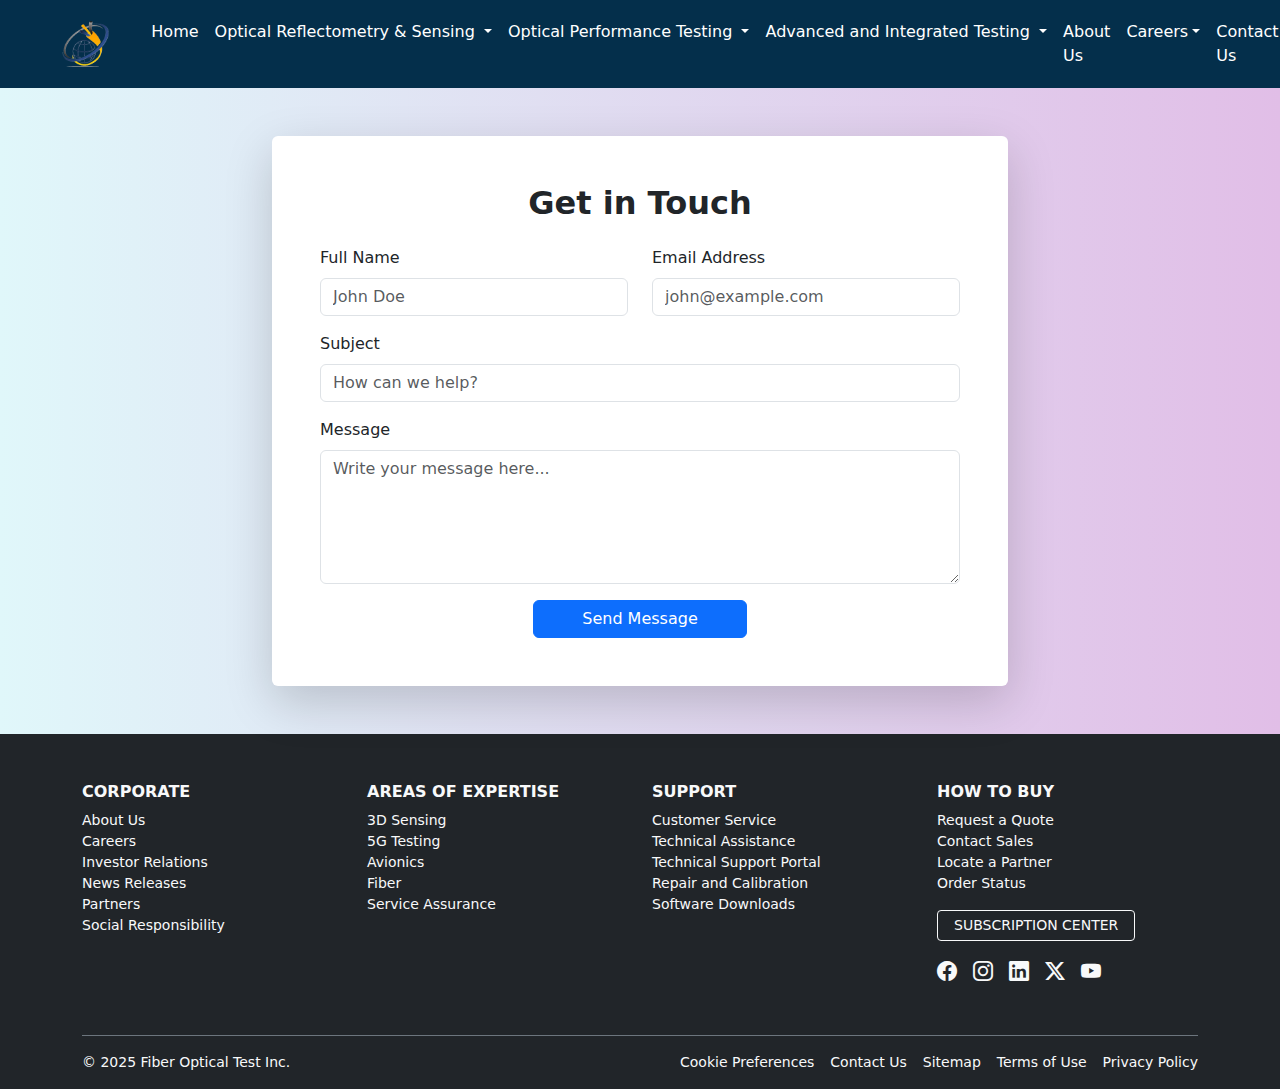
<file: contact.html>
<!DOCTYPE html>
<html lang="en">
<head>
    <meta charset="UTF-8">
    <meta name="viewport" content="width=device-width, initial-scale=1.0">
      <meta name="description" content="Fiber Optical Testing Solutions for Smarter, Scalable Networks">
  <meta property="og:title" content="Fiber Optical Test">
  <meta property="og:description" content="Smart Fiber Optical Testing Solutions for Scalable Networks">
  <title>Fiber Optical Test</title>
  <!-- Favicon (must be .ico, .png, .svg, etc.) -->
<link rel="icon" href="asset/fiber logo.png" type="image/png">
<link href="https://fonts.googleapis.com/css2?family=Orbitron:wght@600&display=swap" rel="stylesheet">
  <link href="https://cdn.jsdelivr.net/npm/bootstrap@5.3.3/dist/css/bootstrap.min.css" rel="stylesheet">
  <link rel="stylesheet" href="https://cdn.jsdelivr.net/npm/bootstrap-icons@1.10.5/font/bootstrap-icons.css">
  <link rel="stylesheet" href="css/style.css">
 <style>
  body{
    background: linear-gradient(to right, #e0f7fa, #e1bee7);
  }
 </style>
</head>
<body>
 <nav class="navbar navbar-expand-lg">
  <div class="container-fluid">
    <!-- Logo -->
<div class="nav d-flex align-items-center" >
    <a class="navbar-brand" href="index.html">
        <img src="asset/fiber logo.png" alt="Fiber Optical Test Logo">
    </a>
</div>
    <!-- Navbar toggler for mobile -->
    <button class="navbar-toggler bg-white" type="button" data-bs-toggle="collapse" data-bs-target="#navbarNav">
      <span class="navbar-toggler-icon"></span>
    </button>

    <!-- Navbar content -->
    <div class="collapse navbar-collapse justify-content-between" id="navbarNav">
      <ul class="navbar-nav mx-auto">
         <li class="nav-item">
          <a class="nav-link" href="index.html">Home</a>
        </li>
        <!-- Dropdown 1 -->
        <li class="nav-item dropdown">
          <a href="octs.html" class="nav-link dropdown-item dropdown-toggle" >
            Optical Reflectometry & Sensing
          </a>
          <ul class="dropdown-menu">
            <li><a class="dropdown-item text-wrap" href="octs.html#OTDR">Optiacl Time-Domain Reflectometry</a></li>
            <li><a class="dropdown-item teaxt-wrap" href="fault.html">Fault Monitoring</a></li>
            <li><a class="dropdown-item teaxt-wrap" href="eoms.html">Optical line Monitoring</a></li>
            <li><a class="dropdown-item text-wrap" href="eoms.html">Optical Coherence Tomography</a></li>
            <li><a class="dropdown-item text-wrap" href="eoms.html">Optical Time-Domain Interferometry</a></li>
            <li><a class="dropdown-item text-wrap" href="eoms.html">Optical Frequency-domain reflectometry</a></li>
          </ul>
        </li>

        <!-- Dropdown 2 -->
        <li class="nav-item dropdown">
          <a class="nav-link dropdown-item dropdown-toggle" href="opt.html">
            Optical Performance Testing
          </a>
          <ul class="dropdown-menu">
            <li><a class="dropdown-item" href="powermeter.html">Power Meters</a></li>
            <li><a class="dropdown-item text-wrap" href="opt_etc.html">Loss Test Sets</a></li>
            <li><a class="dropdown-item text-wrap" href="opt_etc.html">Visual Fault Locator</a></li>
            <li><a class="dropdown-item text-wrap" href="opt_etc.html">Optical Spectrum analysis</a></li>
            <li><a class="dropdown-item text-wrap" href="opt_etc.html">Polarization Mode Dispersion Testing</a></li>

          </ul>
        </li>

        <!-- Dropdown 3 -->
        <li class="nav-item dropdown">
          <a class="nav-link dropdown-item dropdown-toggle" href="advt.html">
            Advanced and Integrated Testing
          </a>
          <ul class="dropdown-menu ">
            <li><a class="dropdown-item text-wrap" href="advt_etc.html">Integrated Tools</a></li>
            <li><a class="dropdown-item" href="automation.html">Automation</a></li>
            <li><a class="dropdown-item text-wrap" href="advt_etc.html">High-Speed Transmission Test Platforms</a></li>
            <li><a class="dropdown-item text-wrap" href="advt_etc.html">Wavelength Routing and Tunable Filter Testing</a></li>
            <li><a class="dropdown-item text-wrap" href="advt_etc.html">Remote Fiber Test Systems</a></li>
          </ul>
        </li>
 
        <!-- Static links -->
        <li class="nav-item">
          <a class="nav-link" href="about.html">About Us</a>
        </li>

       <!-- Dropdown Careers -->
<li class="nav-item dropdown">
<a class="dropdown-item nav-link dropdown-toggle" href="career.html"> Careers</a>
 <ul class="dropdown-menu">
  <li><hr class="dropdown-divider"></li>
  <li><a class="dropdown-item" href="career.html">Open Roles</a></li>
  <li><a class="dropdown-item" href="career.html">Culture</a></li>
</ul>

</li>


        <li class="nav-item">
          <a class="nav-link" href="contact.html">Contact Us</a>
        </li>
      </ul>
    </div>
  </div>
</nav>
<!-- main section -->

<section class="py-5 " id="contact">
  <div class="container">
    <div class="row justify-content-center">
      <div class="col-lg-8">
        <div class="card shadow-lg border-0">
          <div class="card-body p-5">
            <h2 class="text-center fw-bold mb-4">Get in Touch</h2>
            <form>
              <div class="row mb-3">
                <div class="col-md-6">
                  <label for="name" class="form-label">Full Name</label>
                  <input type="text" class="form-control" id="name" placeholder="John Doe" required>
                </div>
                <div class="col-md-6">
                  <label for="email" class="form-label">Email Address</label>
                  <input type="email" class="form-control" id="email" placeholder="john@example.com" required>
                </div>
              </div>
              <div class="mb-3">
                <label for="subject" class="form-label">Subject</label>
                <input type="text" class="form-control" id="subject" placeholder="How can we help?">
              </div>
              <div class="mb-3">
                <label for="message" class="form-label">Message</label>
                <textarea class="form-control" id="message" rows="5" placeholder="Write your message here..." required></textarea>
              </div>
              <div class="text-center">
                <button type="submit" class="btn btn-primary px-5">Send Message</button>
              </div>
            </form>
          </div>
        </div>
      </div>
    </div>
  </div>
</section>




<!-- footer -->
<footer class="bg-dark text-light pt-5 pb-3">
  <div class="container">
    <div class="row text-start">

      <!-- Column 1 -->
      <div class="col-md-3 mb-4">
        <h6 class="text-uppercase fw-bold">Corporate</h6>
        <ul class="list-unstyled small">
          <li><a href="about.html" class="text-light text-decoration-none">About Us</a></li>
          <li><a href="career.html" class="text-light text-decoration-none">Careers</a></li>
          <li><a href="about.html" class="text-light text-decoration-none">Investor Relations</a></li>
          <li><a href="about.html" class="text-light text-decoration-none">News Releases</a></li>
          <li><a href="about.html" class="text-light text-decoration-none">Partners</a></li>
          <li><a href="about.html" class="text-light text-decoration-none">Social Responsibility</a></li>
        </ul>
      </div>

      <!-- Column 2 -->
      <div class="col-md-3 mb-4">
        <h6 class="text-uppercase fw-bold">Areas of Expertise</h6>
        <ul class="list-unstyled small">
          <li><a href="advt.html" class="text-light text-decoration-none">3D Sensing</a></li>
          <li><a href="opt.html" class="text-light text-decoration-none">5G Testing</a></li>
          <li><a href="octs.html" class="text-light text-decoration-none">Avionics</a></li>
          <li><a href="octs.html" class="text-light text-decoration-none">Fiber</a></li>
          <li><a href="career.html" class="text-light text-decoration-none">Service Assurance</a></li>
        </ul>
      </div>

      <!-- Column 3 -->
      <div class="col-md-3 mb-4">
        <h6 class="text-uppercase fw-bold">Support</h6>
        <ul class="list-unstyled small">
          <li><a href="contact.html" class="text-light text-decoration-none">Customer Service</a></li>
          <li><a href="contact.html" class="text-light text-decoration-none">Technical Assistance</a></li>
          <li><a href="contact.html" class="text-light text-decoration-none">Technical Support Portal</a></li>
          <li><a href="contact.html" class="text-light text-decoration-none">Repair and Calibration</a></li>
          <li><a href="product.html" class="text-light text-decoration-none">Software Downloads</a></li>
        </ul>
      </div>

      <!-- Column 4 -->
      <div class="col-md-3 mb-4">
        <h6 class="text-uppercase fw-bold">How to Buy</h6>
        <ul class="list-unstyled small">
          <li><a href="contact.html" class="text-light text-decoration-none">Request a Quote</a></li>
          <li><a href="contact.html" class="text-light text-decoration-none">Contact Sales</a></li>
          <li><a href="contact.html" class="text-light text-decoration-none">Locate a Partner</a></li>
          <li><a href="contact.html" class="text-light text-decoration-none">Order Status</a></li>
        </ul>

        <div class="my-3">
          <a href="#" class="btn btn-outline-light btn-sm px-3">SUBSCRIPTION CENTER</a>
        </div>

        <div class="d-flex gap-3 mt-3">
          <a href="https:/facebook.com" class="text-light"><i class="bi bi-facebook fs-5"></i></a>
          <a href="https:/instagram.com" class="text-light"><i class="bi bi-instagram fs-5"></i></a>
          <a href="https:/linkedin.com" class="text-light"><i class="bi bi-linkedin fs-5"></i></a>
          <a href="https:/facebook.com" class="text-light"><i class="bi bi-twitter-x fs-5"></i></a>
          <a href="https:/twitter.com" class="text-light"><i class="bi bi-youtube fs-5"></i></a>
        </div>
      </div>

    </div>

    <!-- Bottom bar -->
    <div class="border-top border-secondary mt-4 pt-3 d-flex flex-column flex-md-row justify-content-between small">
      <div>© 2025 Fiber Optical Test Inc.</div>
      <div class="d-flex gap-3">
        <a href="#" class="text-light text-decoration-none">Cookie Preferences</a>
        <a href="contact.html" class="text-light text-decoration-none">Contact Us</a>
        <a href="#" class="text-light text-decoration-none">Sitemap</a>
        <a href="#" class="text-light text-decoration-none">Terms of Use</a>
        <a href="#" class="text-light text-decoration-none">Privacy Policy</a>
      </div>
    </div>
  </div>
</footer>
<script src="https://cdn.jsdelivr.net/npm/bootstrap@5.3.3/dist/js/bootstrap.bundle.min.js"></script>
<link rel="stylesheet" href="https://cdn.jsdelivr.net/npm/bootstrap-icons@1.10.5/font/bootstrap-icons.css">
</body>
</html>
</file>
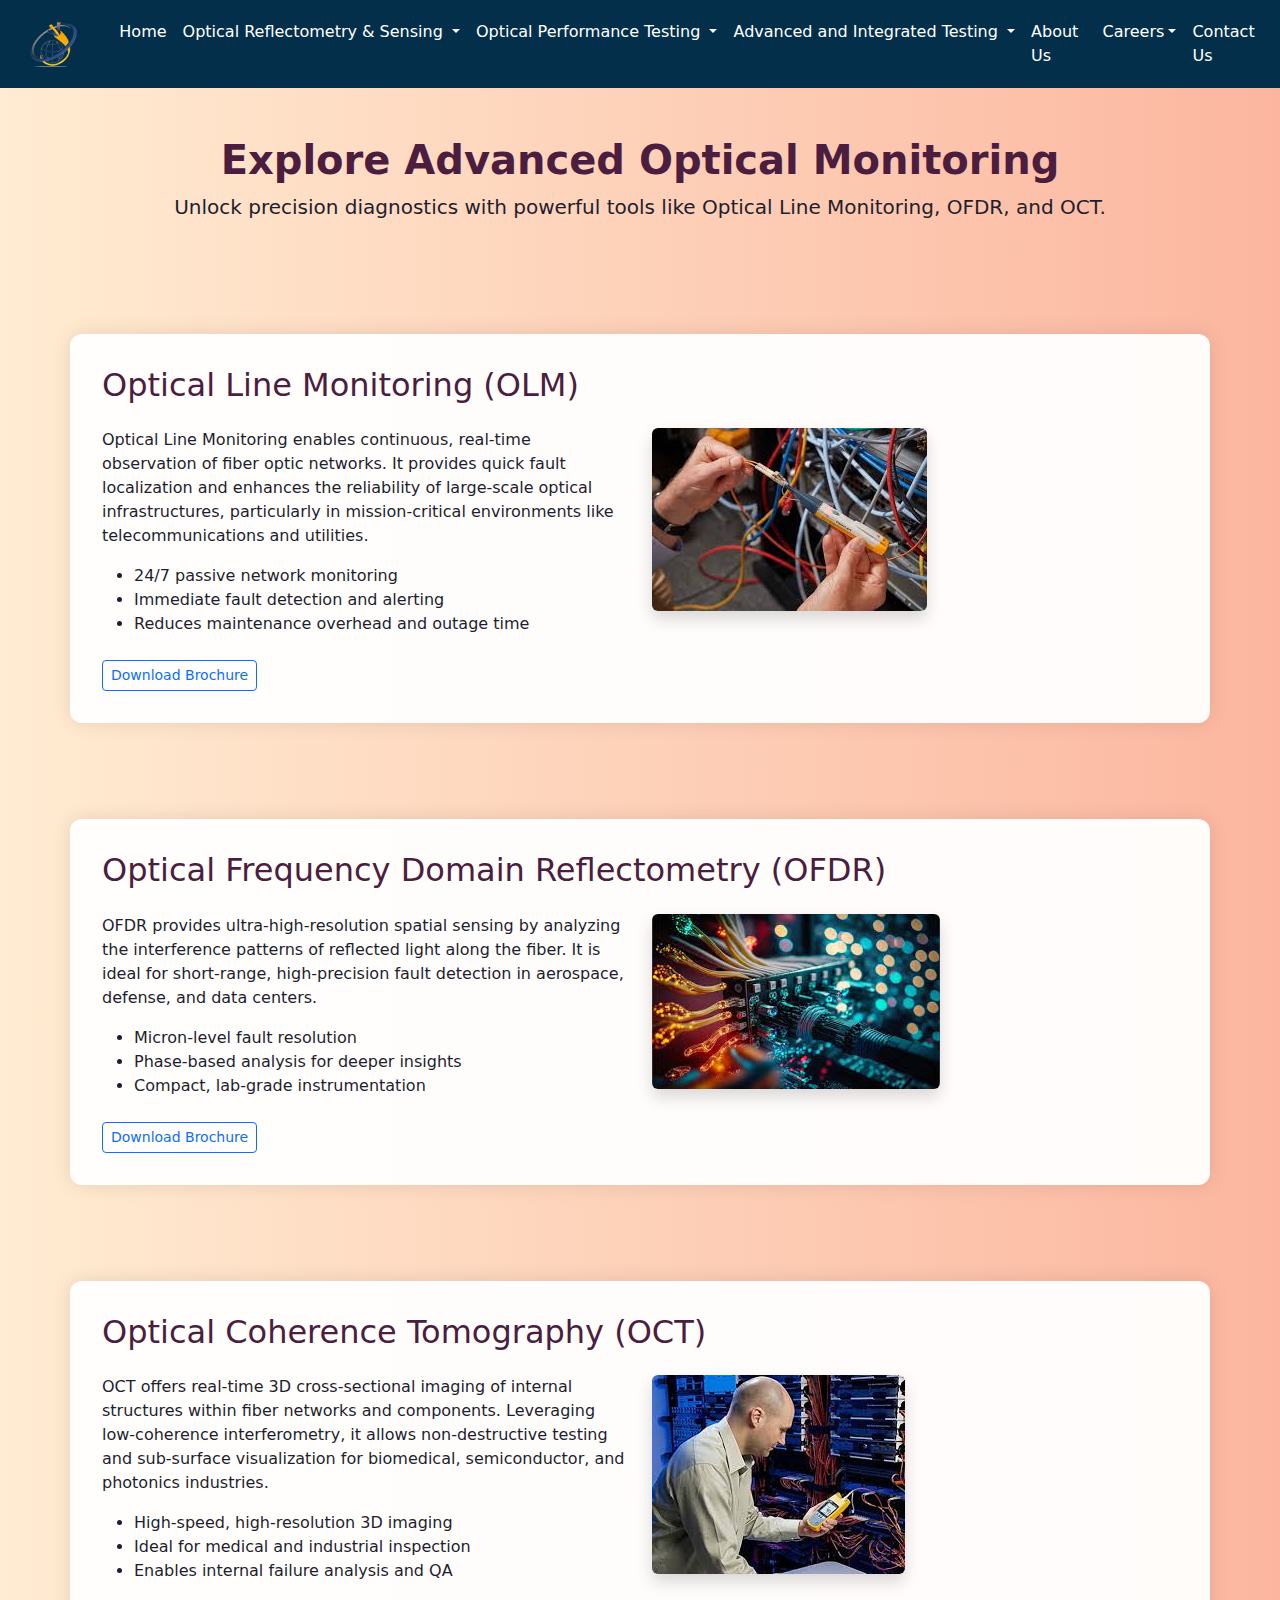
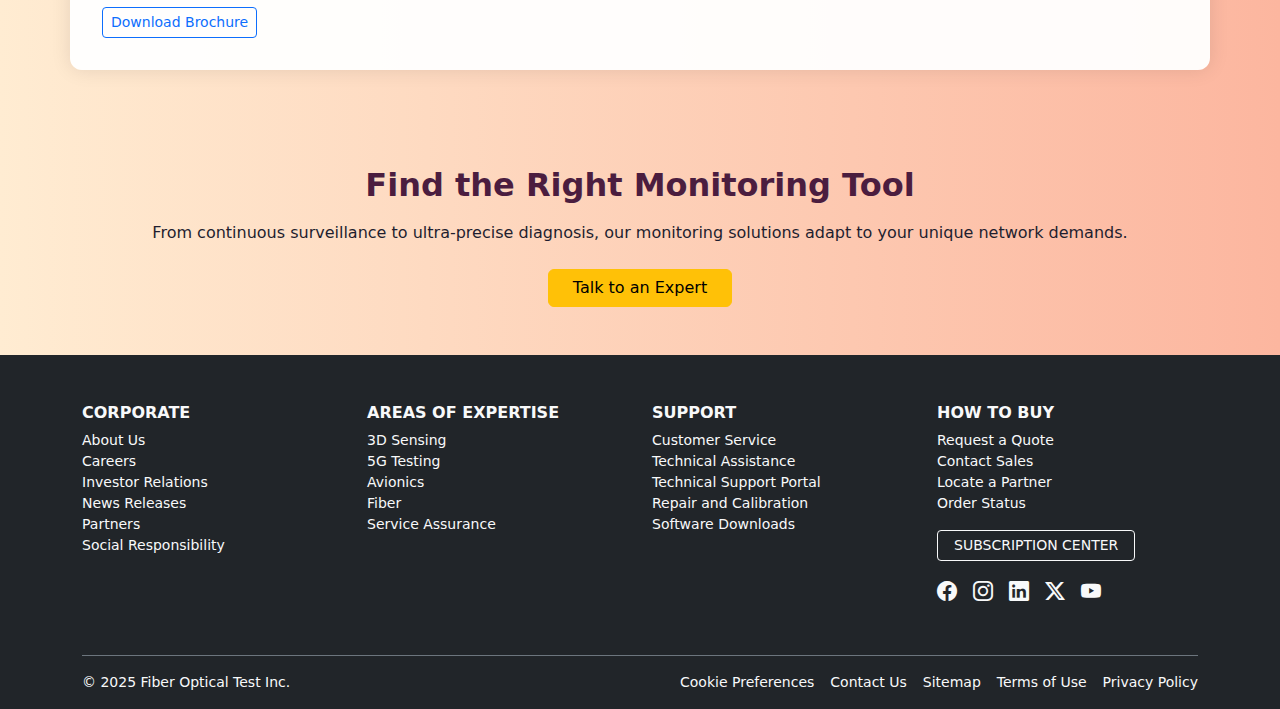
<file: eoms.html>
<!DOCTYPE html>
<html lang="en">
<head>
  <meta charset="UTF-8">
  <meta name="viewport" content="width=device-width, initial-scale=1.0">
   <title>Fiber Optical Test</title>
  <!-- Favicon (must be .ico, .png, .svg, etc.) -->
<link rel="icon" href="asset/fiber logo.png" type="image/png">
<link href="https://fonts.googleapis.com/css2?family=Orbitron:wght@600&display=swap" rel="stylesheet">
  <link href="https://cdn.jsdelivr.net/npm/bootstrap@5.3.3/dist/css/bootstrap.min.css" rel="stylesheet">
  <link rel="stylesheet" href="https://cdn.jsdelivr.net/npm/bootstrap-icons@1.10.5/font/bootstrap-icons.css">
  <link rel="stylesheet" href="css/style.css">
  <link href="https://cdn.jsdelivr.net/npm/bootstrap@5.3.3/dist/css/bootstrap.min.css" rel="stylesheet">
  <link rel="stylesheet" href="https://cdn.jsdelivr.net/npm/bootstrap-icons@1.10.5/font/bootstrap-icons.css">
  <style>
    body {
      background: linear-gradient(to right, #ffecd2, #fcb69f);
      color: #1e1e2f;
    }
    h1, h2, h3 {
      color: #4b1d3f;
    }
    .section-box {
      background-color: rgba(255, 255, 255, 0.95);
      border-radius: 12px;
      padding: 2rem;
      box-shadow: 0 0 20px rgba(0,0,0,0.1);
    }
    .icon-feature {
      font-size: 2.5rem;
      color: #f76b1c;
    }
    .animated {
      transition: transform 0.3s ease-in-out;
    }
    .animated:hover {
      transform: scale(1.02);
    }
  </style>
</head>
<body>
<nav class="navbar navbar-expand-lg">
  <div class="container-fluid">
    <!-- Logo -->
<div class="nav d-flex align-items-center" >
    <a class="navbar-brand" href="index.html">
        <img src="asset/fiber logo.png" alt="Fiber Optical Test Logo">
    </a>
</div>
    <!-- Navbar toggler for mobile -->
    <button class="navbar-toggler bg-white" type="button" data-bs-toggle="collapse" data-bs-target="#navbarNav">
      <span class="navbar-toggler-icon"></span>
    </button>

    <!-- Navbar content -->
    <div class="collapse navbar-collapse justify-content-between" id="navbarNav">
      <ul class="navbar-nav mx-auto">
         <li class="nav-item">
          <a class="nav-link" href="index.html">Home</a>
        </li>
        <!-- Dropdown 1 -->
        <li class="nav-item dropdown">
          <a href="octs.html" class="nav-link dropdown-item dropdown-toggle" >
            Optical Reflectometry & Sensing
          </a>
          <ul class="dropdown-menu">
            <li><a class="dropdown-item text-wrap" href="octs.html#OTDR">Optiacl Time-Domain Reflectometry</a></li>
            <li><a class="dropdown-item teaxt-wrap" href="fault.html">Fault Monitoring</a></li>
            <li><a class="dropdown-item teaxt-wrap" href="eoms.html">Optical line Monitoring</a></li>
            <li><a class="dropdown-item text-wrap" href="eoms.html">Optical Coherence Tomography</a></li>
            <li><a class="dropdown-item text-wrap" href="eoms.html">Optical Time-Domain Interferometry</a></li>
            <li><a class="dropdown-item text-wrap" href="eoms.html">Optical Frequency-domain reflectometry</a></li>
          </ul>
        </li>

        <!-- Dropdown 2 -->
        <li class="nav-item dropdown">
          <a class="nav-link dropdown-item dropdown-toggle" href="opt.html">
            Optical Performance Testing
          </a>
          <ul class="dropdown-menu">
            <li><a class="dropdown-item" href="powermeter.html">Power Meters</a></li>
            <li><a class="dropdown-item text-wrap" href="opt_etc.html">Loss Test Sets</a></li>
            <li><a class="dropdown-item text-wrap" href="opt_etc.html">Visual Fault Locator</a></li>
            <li><a class="dropdown-item text-wrap" href="opt_etc.html">Optical Spectrum analysis</a></li>
            <li><a class="dropdown-item text-wrap" href="opt_etc.html">Polarization Mode Dispersion Testing</a></li>

          </ul>
        </li>

        <!-- Dropdown 3 -->
        <li class="nav-item dropdown">
          <a class="nav-link dropdown-item dropdown-toggle" href="advt.html">
            Advanced and Integrated Testing
          </a>
          <ul class="dropdown-menu ">
            <li><a class="dropdown-item text-wrap" href="advt_etc.html">Integrated Tools</a></li>
            <li><a class="dropdown-item" href="automation.html">Automation</a></li>
            <li><a class="dropdown-item text-wrap" href="advt_etc.html">High-Speed Transmission Test Platforms</a></li>
            <li><a class="dropdown-item text-wrap" href="advt_etc.html">Wavelength Routing and Tunable Filter Testing</a></li>
            <li><a class="dropdown-item text-wrap" href="advt_etc.html">Remote Fiber Test Systems</a></li>
          </ul>
        </li>
 
        <!-- Static links -->
        <li class="nav-item">
          <a class="nav-link" href="about.html">About Us</a>
        </li>

       <!-- Dropdown Careers -->
<li class="nav-item dropdown">
<a class="dropdown-item nav-link dropdown-toggle" href="career.html"> Careers</a>
 <ul class="dropdown-menu">
  <li><hr class="dropdown-divider"></li>
  <li><a class="dropdown-item" href="career.html">Open Roles</a></li>
  <li><a class="dropdown-item" href="career.html">Culture</a></li>
</ul>

</li>


        <li class="nav-item">
          <a class="nav-link" href="contact.html">Contact Us</a>
        </li>
      </ul>
    </div>
  </div>
</nav>

<section class="py-5 text-center">
  <div class="container">
    <h1 class="fw-bold">Explore Advanced Optical Monitoring</h1>
    <p class="lead">Unlock precision diagnostics with powerful tools like Optical Line Monitoring, OFDR, and OCT.</p>
  </div>
</section>

<section class="py-5">
  <div class="container section-box animated">
    <h2 class="mb-4">Optical Line Monitoring (OLM)</h2>
    <div class="row">
      <div class="col-md-6">
        <p>Optical Line Monitoring enables continuous, real-time observation of fiber optic networks. It provides quick fault localization and enhances the reliability of large-scale optical infrastructures, particularly in mission-critical environments like telecommunications and utilities.</p>
        <ul>
          <li>24/7 passive network monitoring</li>
          <li>Immediate fault detection and alerting</li>
          <li>Reduces maintenance overhead and outage time</li>
        </ul>
        <a href="asset/brouchure.pdf" class="btn btn-outline-primary btn-sm mt-2" download>Download Brochure</a>
      </div>
      <div class="col-md-6">
        <img src="asset/img2.jpeg" class="img-fluid rounded shadow" alt="OLM Diagram">
      </div>
    </div>
  </div>
</section>

<section class="py-5">
  <div class="container section-box animated">
    <h2 class="mb-4">Optical Frequency Domain Reflectometry (OFDR)</h2>
    <div class="row">
      <div class="col-md-6">
        <p>OFDR provides ultra-high-resolution spatial sensing by analyzing the interference patterns of reflected light along the fiber. It is ideal for short-range, high-precision fault detection in aerospace, defense, and data centers.</p>
        <ul>
          <li>Micron-level fault resolution</li>
          <li>Phase-based analysis for deeper insights</li>
          <li>Compact, lab-grade instrumentation</li>
        </ul>
        <a href="asset/brouchure.pdf" class="btn btn-outline-primary btn-sm mt-2" download>Download Brochure</a>
      </div>
      <div class="col-md-6">
        <img src="asset/img10.jpeg" class="img-fluid rounded shadow" alt="OFDR Diagram">
      </div>
    </div>
  </div>
</section>

<section class="py-5">
  <div class="container section-box animated">
    <h2 class="mb-4">Optical Coherence Tomography (OCT)</h2>
    <div class="row">
      <div class="col-md-6">
        <p>OCT offers real-time 3D cross-sectional imaging of internal structures within fiber networks and components. Leveraging low-coherence interferometry, it allows non-destructive testing and sub-surface visualization for biomedical, semiconductor, and photonics industries.</p>
        <ul>
          <li>High-speed, high-resolution 3D imaging</li>
          <li>Ideal for medical and industrial inspection</li>
          <li>Enables internal failure analysis and QA</li>
        </ul>
        <a href="asset/brouchure.pdf" class="btn btn-outline-primary btn-sm mt-2" download>Download Brochure</a>
      </div>
      <div class="col-md-6">
        <img src="asset/about-fiber.jpeg" class="img-fluid rounded shadow" alt="OCT Imaging">
      </div>
    </div>
  </div>
</section>

<section class="py-5 text-center">
  <div class="container">
    <h2 class="fw-bold mb-3">Find the Right Monitoring Tool</h2>
    <p class="mb-4">From continuous surveillance to ultra-precise diagnosis, our monitoring solutions adapt to your unique network demands.</p>
    <a href="contact.html" class="btn btn-warning px-4">Talk to an Expert</a>
  </div>
</section>
<footer class="bg-dark text-light pt-5 pb-3">
  <div class="container">
    <div class="row text-start">

      <!-- Column 1 -->
      <div class="col-md-3 mb-4">
        <h6 class="text-uppercase fw-bold">Corporate</h6>
        <ul class="list-unstyled small">
          <li><a href="about.html" class="text-light text-decoration-none">About Us</a></li>
          <li><a href="career.html" class="text-light text-decoration-none">Careers</a></li>
          <li><a href="about.html" class="text-light text-decoration-none">Investor Relations</a></li>
          <li><a href="about.html" class="text-light text-decoration-none">News Releases</a></li>
          <li><a href="about.html" class="text-light text-decoration-none">Partners</a></li>
          <li><a href="about.html" class="text-light text-decoration-none">Social Responsibility</a></li>
        </ul>
      </div>

      <!-- Column 2 -->
      <div class="col-md-3 mb-4">
        <h6 class="text-uppercase fw-bold">Areas of Expertise</h6>
        <ul class="list-unstyled small">
          <li><a href="advt.html" class="text-light text-decoration-none">3D Sensing</a></li>
          <li><a href="opt.html" class="text-light text-decoration-none">5G Testing</a></li>
          <li><a href="octs.html" class="text-light text-decoration-none">Avionics</a></li>
          <li><a href="octs.html" class="text-light text-decoration-none">Fiber</a></li>
          <li><a href="career.html" class="text-light text-decoration-none">Service Assurance</a></li>
        </ul>
      </div>

      <!-- Column 3 -->
      <div class="col-md-3 mb-4">
        <h6 class="text-uppercase fw-bold">Support</h6>
        <ul class="list-unstyled small">
          <li><a href="contact.html" class="text-light text-decoration-none">Customer Service</a></li>
          <li><a href="contact.html" class="text-light text-decoration-none">Technical Assistance</a></li>
          <li><a href="contact.html" class="text-light text-decoration-none">Technical Support Portal</a></li>
          <li><a href="contact.html" class="text-light text-decoration-none">Repair and Calibration</a></li>
          <li><a href="product.html" class="text-light text-decoration-none">Software Downloads</a></li>
        </ul>
      </div>

      <!-- Column 4 -->
      <div class="col-md-3 mb-4">
        <h6 class="text-uppercase fw-bold">How to Buy</h6>
        <ul class="list-unstyled small">
          <li><a href="contact.html" class="text-light text-decoration-none">Request a Quote</a></li>
          <li><a href="contact.html" class="text-light text-decoration-none">Contact Sales</a></li>
          <li><a href="contact.html" class="text-light text-decoration-none">Locate a Partner</a></li>
          <li><a href="contact.html" class="text-light text-decoration-none">Order Status</a></li>
        </ul>

        <div class="my-3">
          <a href="#" class="btn btn-outline-light btn-sm px-3">SUBSCRIPTION CENTER</a>
        </div>

        <div class="d-flex gap-3 mt-3">
          <a href="https:/facebook.com" class="text-light"><i class="bi bi-facebook fs-5"></i></a>
          <a href="https:/instagram.com" class="text-light"><i class="bi bi-instagram fs-5"></i></a>
          <a href="https:/linkedin.com" class="text-light"><i class="bi bi-linkedin fs-5"></i></a>
          <a href="https:/facebook.com" class="text-light"><i class="bi bi-twitter-x fs-5"></i></a>
          <a href="https:/twitter.com" class="text-light"><i class="bi bi-youtube fs-5"></i></a>
        </div>
      </div>

    </div>

    <!-- Bottom bar -->
    <div class="border-top border-secondary mt-4 pt-3 d-flex flex-column flex-md-row justify-content-between small">
      <div>© 2025 Fiber Optical Test Inc.</div>
      <div class="d-flex gap-3">
        <a href="#" class="text-light text-decoration-none">Cookie Preferences</a>
        <a href="contact.html" class="text-light text-decoration-none">Contact Us</a>
        <a href="#" class="text-light text-decoration-none">Sitemap</a>
        <a href="#" class="text-light text-decoration-none">Terms of Use</a>
        <a href="#" class="text-light text-decoration-none">Privacy Policy</a>
      </div>
    </div>
  </div>
</footer>
<script src="https://cdn.jsdelivr.net/npm/bootstrap@5.3.3/dist/js/bootstrap.bundle.min.js"></script>
</body>
</html>
</file>
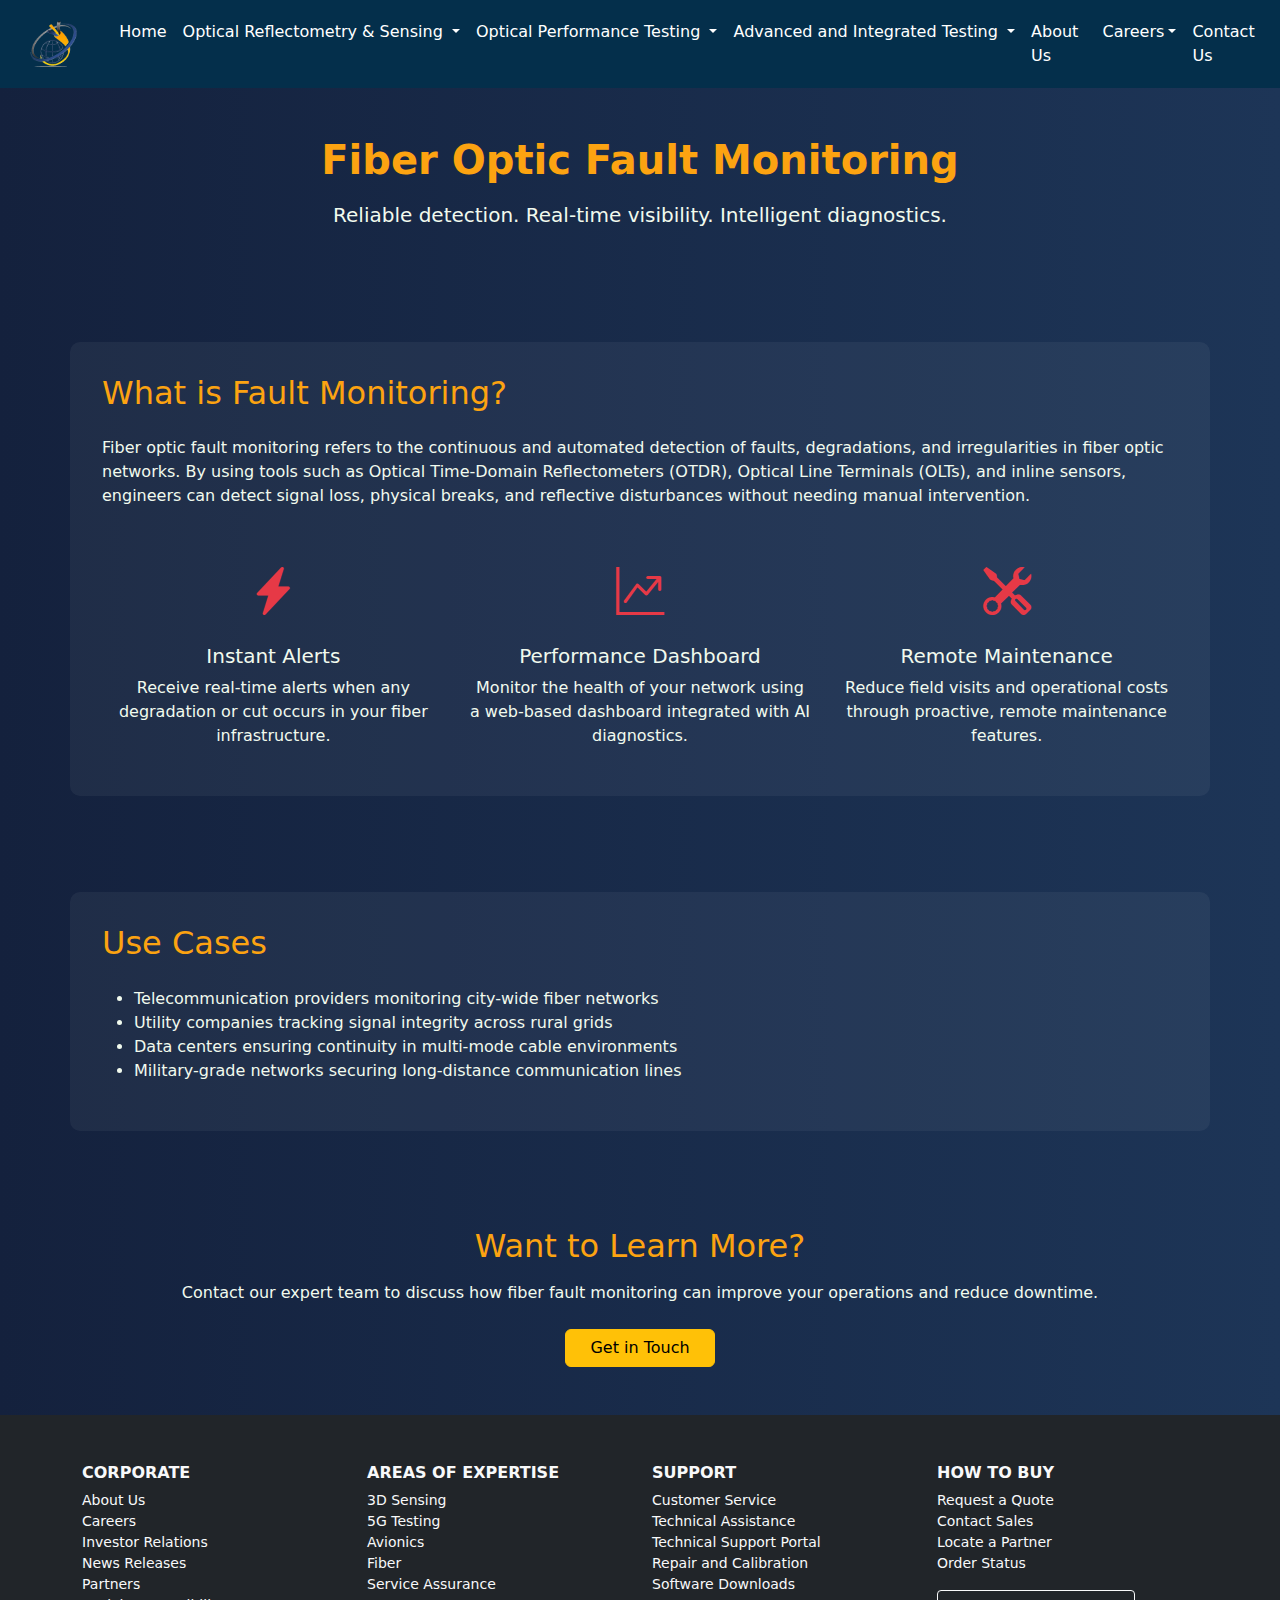
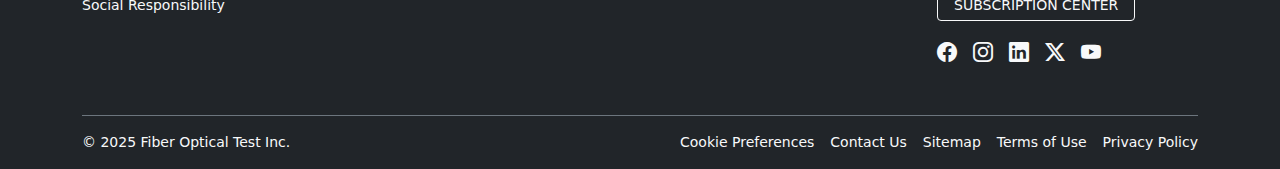
<file: fault.html>
<!DOCTYPE html>
<html lang="en">
<head>
  <meta charset="UTF-8" />
  <meta name="viewport" content="width=device-width, initial-scale=1.0" />
 <title>Fiber Optical Test</title>
  <!-- Favicon (must be .ico, .png, .svg, etc.) -->
<link rel="icon" href="asset/fiber logo.png" type="image/png">
<link href="https://fonts.googleapis.com/css2?family=Orbitron:wght@600&display=swap" rel="stylesheet">
  <link href="https://cdn.jsdelivr.net/npm/bootstrap@5.3.3/dist/css/bootstrap.min.css" rel="stylesheet">
  <link rel="stylesheet" href="https://cdn.jsdelivr.net/npm/bootstrap-icons@1.10.5/font/bootstrap-icons.css">
  <link rel="stylesheet" href="css/style.css">
  <link href="https://cdn.jsdelivr.net/npm/bootstrap@5.3.3/dist/css/bootstrap.min.css" rel="stylesheet">
  <link rel="stylesheet" href="https://cdn.jsdelivr.net/npm/bootstrap-icons@1.10.5/font/bootstrap-icons.css">
  <style>
    body {
      background: linear-gradient(to right, #14213d, #1d3557);
      color: #f1faee;
    }
    h1, h2, h3 {
      color: #fca311;
    }
    .section-bg {
      background-color: rgba(255,255,255,0.05);
      border-radius: 10px;
      padding: 2rem;
    }
    .icon-box {
      font-size: 3rem;
      color: #e63946;
    }
  </style>
</head>
<body>
<nav class="navbar navbar-expand-lg">
  <div class="container-fluid">
    <!-- Logo -->
<div class="nav d-flex align-items-center" >
    <a class="navbar-brand" href="index.html">
        <img src="asset/fiber logo.png" alt="Fiber Optical Test Logo">
    </a>
</div>
    <!-- Navbar toggler for mobile -->
    <button class="navbar-toggler bg-white" type="button" data-bs-toggle="collapse" data-bs-target="#navbarNav">
      <span class="navbar-toggler-icon"></span>
    </button>

    <!-- Navbar content -->
    <div class="collapse navbar-collapse justify-content-between" id="navbarNav">
      <ul class="navbar-nav mx-auto">
         <li class="nav-item">
          <a class="nav-link" href="index.html">Home</a>
        </li>
        <!-- Dropdown 1 -->
        <li class="nav-item dropdown">
          <a href="octs.html" class="nav-link dropdown-item dropdown-toggle" >
            Optical Reflectometry & Sensing
          </a>
          <ul class="dropdown-menu">
            <li><a class="dropdown-item text-wrap" href="octs.html#OTDR">Optiacl Time-Domain Reflectometry</a></li>
            <li><a class="dropdown-item teaxt-wrap" href="fault.html">Fault Monitoring</a></li>
            <li><a class="dropdown-item teaxt-wrap" href="eoms.html">Optical line Monitoring</a></li>
            <li><a class="dropdown-item text-wrap" href="eoms.html">Optical Coherence Tomography</a></li>
            <li><a class="dropdown-item text-wrap" href="eoms.html">Optical Time-Domain Interferometry</a></li>
            <li><a class="dropdown-item text-wrap" href="eoms.html">Optical Frequency-domain reflectometry</a></li>
          </ul>
        </li>

        <!-- Dropdown 2 -->
        <li class="nav-item dropdown">
          <a class="nav-link dropdown-item dropdown-toggle" href="opt.html">
            Optical Performance Testing
          </a>
          <ul class="dropdown-menu">
            <li><a class="dropdown-item" href="powermeter.html">Power Meters</a></li>
            <li><a class="dropdown-item text-wrap" href="opt_etc.html">Loss Test Sets</a></li>
            <li><a class="dropdown-item text-wrap" href="opt_etc.html">Visual Fault Locator</a></li>
            <li><a class="dropdown-item text-wrap" href="opt_etc.html">Optical Spectrum analysis</a></li>
            <li><a class="dropdown-item text-wrap" href="opt_etc.html">Polarization Mode Dispersion Testing</a></li>

          </ul>
        </li>

        <!-- Dropdown 3 -->
        <li class="nav-item dropdown">
          <a class="nav-link dropdown-item dropdown-toggle" href="advt.html">
            Advanced and Integrated Testing
          </a>
          <ul class="dropdown-menu ">
            <li><a class="dropdown-item text-wrap" href="advt_etc.html">Integrated Tools</a></li>
            <li><a class="dropdown-item" href="automation.html">Automation</a></li>
            <li><a class="dropdown-item text-wrap" href="advt_etc.html">High-Speed Transmission Test Platforms</a></li>
            <li><a class="dropdown-item text-wrap" href="advt_etc.html">Wavelength Routing and Tunable Filter Testing</a></li>
            <li><a class="dropdown-item text-wrap" href="advt_etc.html">Remote Fiber Test Systems</a></li>
          </ul>
        </li>
 
        <!-- Static links -->
        <li class="nav-item">
          <a class="nav-link" href="about.html">About Us</a>
        </li>

       <!-- Dropdown Careers -->
<li class="nav-item dropdown">
<a class="dropdown-item nav-link dropdown-toggle" href="career.html"> Careers</a>
 <ul class="dropdown-menu">
  <li><hr class="dropdown-divider"></li>
  <li><a class="dropdown-item" href="career.html">Open Roles</a></li>
  <li><a class="dropdown-item" href="career.html">Culture</a></li>
</ul>

</li>


        <li class="nav-item">
          <a class="nav-link" href="contact.html">Contact Us</a>
        </li>
      </ul>
    </div>
  </div>
</nav>

<section class="py-5">
  <div class="container text-center">
    <h1 class="fw-bold mb-3">Fiber Optic Fault Monitoring</h1>
    <p class="lead">Reliable detection. Real-time visibility. Intelligent diagnostics.</p>
  </div>
</section>

<section class="py-5">
  <div class="container section-bg">
    <h2 class="mb-4">What is Fault Monitoring?</h2>
    <p>
      Fiber optic fault monitoring refers to the continuous and automated detection of faults, degradations, and irregularities in fiber optic networks. By using tools such as Optical Time-Domain Reflectometers (OTDR), Optical Line Terminals (OLTs), and inline sensors, engineers can detect signal loss, physical breaks, and reflective disturbances without needing manual intervention.
    </p>

    <div class="row mt-5">
      <div class="col-md-4">
        <div class="text-center">
          <i class="bi bi-lightning-charge-fill icon-box"></i>
          <h5 class="mt-3">Instant Alerts</h5>
          <p>Receive real-time alerts when any degradation or cut occurs in your fiber infrastructure.</p>
        </div>
      </div>
      <div class="col-md-4">
        <div class="text-center">
          <i class="bi bi-graph-up-arrow icon-box"></i>
          <h5 class="mt-3">Performance Dashboard</h5>
          <p>Monitor the health of your network using a web-based dashboard integrated with AI diagnostics.</p>
        </div>
      </div>
      <div class="col-md-4">
        <div class="text-center">
          <i class="bi bi-tools icon-box"></i>
          <h5 class="mt-3">Remote Maintenance</h5>
          <p>Reduce field visits and operational costs through proactive, remote maintenance features.</p>
        </div>
      </div>
    </div>
  </div>
</section>

<section class="py-5">
  <div class="container section-bg">
    <h2 class="mb-4">Use Cases</h2>
    <ul>
      <li>Telecommunication providers monitoring city-wide fiber networks</li>
      <li>Utility companies tracking signal integrity across rural grids</li>
      <li>Data centers ensuring continuity in multi-mode cable environments</li>
      <li>Military-grade networks securing long-distance communication lines</li>
    </ul>
  </div>
</section>

<section class="py-5 text-center">
  <div class="container">
    <h2 class="mb-3">Want to Learn More?</h2>
    <p class="mb-4">Contact our expert team to discuss how fiber fault monitoring can improve your operations and reduce downtime.</p>
    <a href="contact.html" class="btn btn-warning px-4">Get in Touch</a>
  </div>
</section>
<footer class="bg-dark text-light pt-5 pb-3">
  <div class="container">
    <div class="row text-start">

      <!-- Column 1 -->
      <div class="col-md-3 mb-4">
        <h6 class="text-uppercase fw-bold">Corporate</h6>
        <ul class="list-unstyled small">
          <li><a href="about.html" class="text-light text-decoration-none">About Us</a></li>
          <li><a href="career.html" class="text-light text-decoration-none">Careers</a></li>
          <li><a href="about.html" class="text-light text-decoration-none">Investor Relations</a></li>
          <li><a href="about.html" class="text-light text-decoration-none">News Releases</a></li>
          <li><a href="about.html" class="text-light text-decoration-none">Partners</a></li>
          <li><a href="about.html" class="text-light text-decoration-none">Social Responsibility</a></li>
        </ul>
      </div>

      <!-- Column 2 -->
      <div class="col-md-3 mb-4">
        <h6 class="text-uppercase fw-bold">Areas of Expertise</h6>
        <ul class="list-unstyled small">
          <li><a href="advt.html" class="text-light text-decoration-none">3D Sensing</a></li>
          <li><a href="opt.html" class="text-light text-decoration-none">5G Testing</a></li>
          <li><a href="octs.html" class="text-light text-decoration-none">Avionics</a></li>
          <li><a href="octs.html" class="text-light text-decoration-none">Fiber</a></li>
          <li><a href="career.html" class="text-light text-decoration-none">Service Assurance</a></li>
        </ul>
      </div>

      <!-- Column 3 -->
      <div class="col-md-3 mb-4">
        <h6 class="text-uppercase fw-bold">Support</h6>
        <ul class="list-unstyled small">
          <li><a href="contact.html" class="text-light text-decoration-none">Customer Service</a></li>
          <li><a href="contact.html" class="text-light text-decoration-none">Technical Assistance</a></li>
          <li><a href="contact.html" class="text-light text-decoration-none">Technical Support Portal</a></li>
          <li><a href="contact.html" class="text-light text-decoration-none">Repair and Calibration</a></li>
          <li><a href="product.html" class="text-light text-decoration-none">Software Downloads</a></li>
        </ul>
      </div>

      <!-- Column 4 -->
      <div class="col-md-3 mb-4">
        <h6 class="text-uppercase fw-bold">How to Buy</h6>
        <ul class="list-unstyled small">
          <li><a href="contact.html" class="text-light text-decoration-none">Request a Quote</a></li>
          <li><a href="contact.html" class="text-light text-decoration-none">Contact Sales</a></li>
          <li><a href="contact.html" class="text-light text-decoration-none">Locate a Partner</a></li>
          <li><a href="contact.html" class="text-light text-decoration-none">Order Status</a></li>
        </ul>

        <div class="my-3">
          <a href="#" class="btn btn-outline-light btn-sm px-3">SUBSCRIPTION CENTER</a>
        </div>

        <div class="d-flex gap-3 mt-3">
          <a href="https:/facebook.com" class="text-light"><i class="bi bi-facebook fs-5"></i></a>
          <a href="https:/instagram.com" class="text-light"><i class="bi bi-instagram fs-5"></i></a>
          <a href="https:/linkedin.com" class="text-light"><i class="bi bi-linkedin fs-5"></i></a>
          <a href="https:/facebook.com" class="text-light"><i class="bi bi-twitter-x fs-5"></i></a>
          <a href="https:/twitter.com" class="text-light"><i class="bi bi-youtube fs-5"></i></a>
        </div>
      </div>

    </div>

    <!-- Bottom bar -->
    <div class="border-top border-secondary mt-4 pt-3 d-flex flex-column flex-md-row justify-content-between small">
      <div>© 2025 Fiber Optical Test Inc.</div>
      <div class="d-flex gap-3">
        <a href="#" class="text-light text-decoration-none">Cookie Preferences</a>
        <a href="contact.html" class="text-light text-decoration-none">Contact Us</a>
        <a href="#" class="text-light text-decoration-none">Sitemap</a>
        <a href="#" class="text-light text-decoration-none">Terms of Use</a>
        <a href="#" class="text-light text-decoration-none">Privacy Policy</a>
      </div>
    </div>
  </div>
</footer>
<script src="https://cdn.jsdelivr.net/npm/bootstrap@5.3.3/dist/js/bootstrap.bundle.min.js"></script>
</body>
</html>
</file>
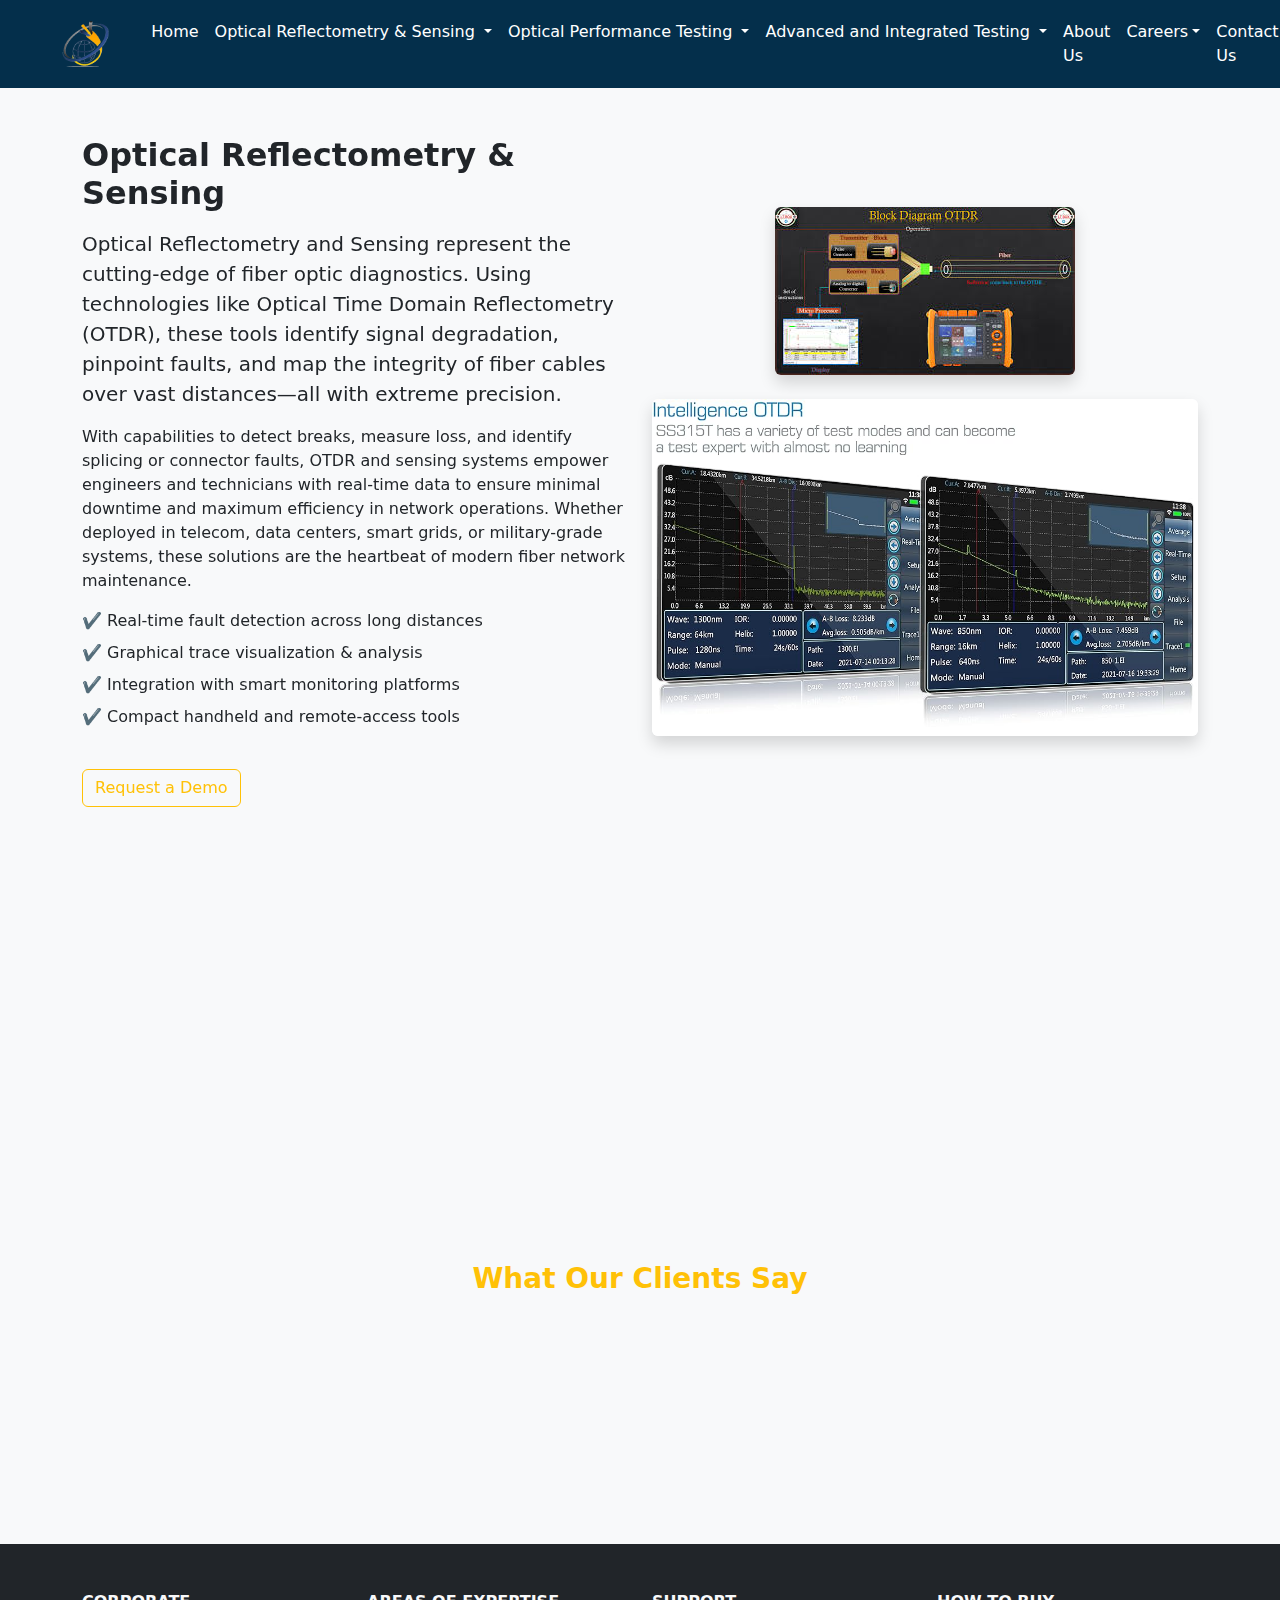
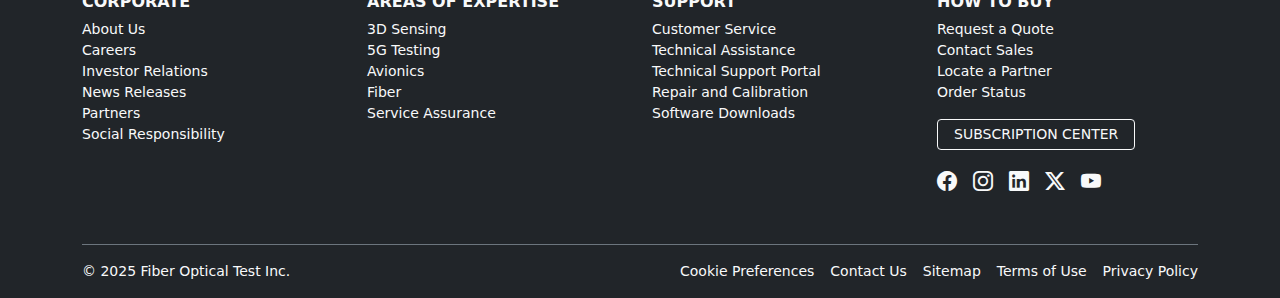
<file: octs.html>
<!DOCTYPE html>
<html lang="en">
<head>
    <meta charset="UTF-8">
    <meta name="viewport" content="width=device-width, initial-scale=1.0">
      <meta name="description" content="Fiber Optical Testing Solutions for Smarter, Scalable Networks">
  <meta property="og:title" content="Fiber Optical Test">
  <meta property="og:description" content="Smart Fiber Optical Testing Solutions for Scalable Networks">
  <title>Fiber Optical Test</title>
  <!-- Favicon (must be .ico, .png, .svg, etc.) -->
<link rel="icon" href="asset/fiber logo.png" type="image/png">
<link href="https://fonts.googleapis.com/css2?family=Orbitron:wght@600&display=swap" rel="stylesheet">
  <link href="https://cdn.jsdelivr.net/npm/bootstrap@5.3.3/dist/css/bootstrap.min.css" rel="stylesheet">
  <link rel="stylesheet" href="https://cdn.jsdelivr.net/npm/bootstrap-icons@1.10.5/font/bootstrap-icons.css">
  <link rel="stylesheet" href="css/style.css">
</head>
<body>
  <nav class="navbar navbar-expand-lg">
  <div class="container-fluid">
    <!-- Logo -->
<div class="nav d-flex align-items-center" >
    <a class="navbar-brand" href="index.html">
        <img src="asset/fiber logo.png" alt="Fiber Optical Test Logo">
    </a>
</div>
    <!-- Navbar toggler for mobile -->
    <button class="navbar-toggler bg-white" type="button" data-bs-toggle="collapse" data-bs-target="#navbarNav">
      <span class="navbar-toggler-icon"></span>
    </button>

    <!-- Navbar content -->
    <div class="collapse navbar-collapse justify-content-between" id="navbarNav">
      <ul class="navbar-nav mx-auto">
         <li class="nav-item">
          <a class="nav-link" href="index.html">Home</a>
        </li>
        <!-- Dropdown 1 -->
        <li class="nav-item dropdown">
          <a href="octs.html" class="nav-link dropdown-item dropdown-toggle" >
            Optical Reflectometry & Sensing
          </a>
          <ul class="dropdown-menu">
            <li><a class="dropdown-item text-wrap" href="octs.html#OTDR">Optiacl Time-Domain Reflectometry</a></li>
            <li><a class="dropdown-item teaxt-wrap" href="fault.html">Fault Monitoring</a></li>
            <li><a class="dropdown-item teaxt-wrap" href="eoms.html">Optical line Monitoring</a></li>
            <li><a class="dropdown-item text-wrap" href="eoms.html">Optical Coherence Tomography</a></li>
            <li><a class="dropdown-item text-wrap" href="eoms.html">Optical Time-Domain Interferometry</a></li>
            <li><a class="dropdown-item text-wrap" href="eoms.html">Optical Frequency-domain reflectometry</a></li>
          </ul>
        </li>

        <!-- Dropdown 2 -->
        <li class="nav-item dropdown">
          <a class="nav-link dropdown-item dropdown-toggle" href="opt.html">
            Optical Performance Testing
          </a>
          <ul class="dropdown-menu">
            <li><a class="dropdown-item" href="powermeter.html">Power Meters</a></li>
            <li><a class="dropdown-item text-wrap" href="opt_etc.html">Loss Test Sets</a></li>
            <li><a class="dropdown-item text-wrap" href="opt_etc.html">Visual Fault Locator</a></li>
            <li><a class="dropdown-item text-wrap" href="opt_etc.html">Optical Spectrum analysis</a></li>
            <li><a class="dropdown-item text-wrap" href="opt_etc.html">Polarization Mode Dispersion Testing</a></li>

          </ul>
        </li>

        <!-- Dropdown 3 -->
        <li class="nav-item dropdown">
          <a class="nav-link dropdown-item dropdown-toggle" href="advt.html">
            Advanced and Integrated Testing
          </a>
          <ul class="dropdown-menu ">
            <li><a class="dropdown-item text-wrap" href="advt_etc.html">Integrated Tools</a></li>
            <li><a class="dropdown-item" href="automation.html">Automation</a></li>
            <li><a class="dropdown-item text-wrap" href="advt_etc.html">High-Speed Transmission Test Platforms</a></li>
            <li><a class="dropdown-item text-wrap" href="advt_etc.html">Wavelength Routing and Tunable Filter Testing</a></li>
            <li><a class="dropdown-item text-wrap" href="advt_etc.html">Remote Fiber Test Systems</a></li>
          </ul>
        </li>
 
        <!-- Static links -->
        <li class="nav-item">
          <a class="nav-link" href="about.html">About Us</a>
        </li>

       <!-- Dropdown Careers -->
<li class="nav-item dropdown">
<a class="dropdown-item nav-link dropdown-toggle" href="career.html"> Careers</a>
 <ul class="dropdown-menu">
  <li><hr class="dropdown-divider"></li>
  <li><a class="dropdown-item" href="career.html">Open Roles</a></li>
  <li><a class="dropdown-item" href="career.html">Culture</a></li>
</ul>

</li>


        <li class="nav-item">
          <a class="nav-link" href="contact.html">Contact Us</a>
        </li>
      </ul>
    </div>
  </div>
</nav>

<!-- main -->
 <section class="py-5 bg-light text-dark" id="reflectometry">
  <div class="container">
    <div class="row align-items-center mb-5">
      <div class="col-md-6" data-aos="fade-right">
        <h2 class="fw-bold mb-3">Optical Reflectometry & Sensing</h2>
        <p class="lead">
          Optical Reflectometry and Sensing represent the cutting-edge of fiber optic diagnostics. Using technologies like Optical Time Domain Reflectometry (OTDR), these tools identify signal degradation, pinpoint faults, and map the integrity of fiber cables over vast distances—all with extreme precision.
        </p>
        <p>
          With capabilities to detect breaks, measure loss, and identify splicing or connector faults, OTDR and sensing systems empower engineers and technicians with real-time data to ensure minimal downtime and maximum efficiency in network operations. Whether deployed in telecom, data centers, smart grids, or military-grade systems, these solutions are the heartbeat of modern fiber network maintenance.
        </p>
        <ul class="list-unstyled">
          <li class="mb-2">✔️ Real-time fault detection across long distances</li>
          <li class="mb-2">✔️ Graphical trace visualization & analysis</li>
          <li class="mb-2">✔️ Integration with smart monitoring platforms</li>
          <li class="mb-2">✔️ Compact handheld and remote-access tools</li>
        </ul>
        <a href="#contact" class="btn btn-outline-warning mt-4">Request a Demo</a>
      </div>
      <div class="col-md-6 text-center" data-aos="fade-left">
        <img src="asset/img5.jpeg" alt="OTDR Technology Diagram" class="img-fluid rounded shadow mb-4">
        <img src="asset/img6.jpg" alt="OTDR in Action" class="img-fluid rounded shadow">
      </div>
    </div>

    <!-- Key Benefits Cards -->
    <div class="row text-center text-dark" id="OTDR">
      <div class="col-md-4" data-aos="fade-up">
        <div class="p-4 border rounded h-100 bg-warning-subtle">
          <h5 class="fw-bold text-dark">What is OTDR?</h5>
          <p class="small text-dark">
            OTDR sends a series of optical pulses down the fiber and measures the light scattered back to locate faults and characterize the cable. It works like radar for optical fibers.
          </p>
        </div>
      </div>
      <div class="col-md-4" data-aos="fade-up" data-aos-delay="200">
        <div class="p-4 border rounded h-100 bg-warning-subtle">
          <h5 class="fw-bold text-dark">Applications</h5>
          <p class="small text-dark">
            Used in telecom, LAN/WAN setups, submarine fiber cables, smart grids, and harsh-environment deployments for fault isolation and quality assurance.
          </p>
        </div>
      </div>
      <div class="col-md-4" data-aos="fade-up" data-aos-delay="400">
        <div class="p-4 border rounded h-100 bg-warning-subtle">
          <h5 class="fw-bold text-dark">Benefits</h5>
          <p class="small text-dark">
            Reduce repair time, lower costs, and proactively manage fiber infrastructure with continuous performance feedback and anomaly alerts.
          </p>
        </div>
      </div>
    </div>

    <!-- Use Case Section -->
    <div class="row mt-5" data-aos="fade-right">
      <div class="col-md-12 text-center">
        <h3 class="fw-bold text-warning">Use Case: Smart City Fiber Monitoring</h3>
        <p class="text-dark">
          In smart cities, real-time OTDR sensing is used to monitor traffic signal systems, surveillance feeds, and public internet backbones. Our remote-access testing units allow network administrators to detect faults within seconds and dispatch maintenance crews only when needed, reducing costs and boosting service availability.
        </p>
      </div>
    </div>

    <!-- Testimonials -->
    <div class="row mt-5">
      <div class="col-md-12 text-center">
        <h3 class="fw-bold text-warning mb-4">What Our Clients Say</h3>
      </div>
      <div class="col-md-6 mb-4" data-aos="fade-up">
        <div class="bg-secondary p-4 rounded shadow">
          <p class="text-light mb-2">
            "Fiber Optical Test’s OTDR solution reduced our troubleshooting time by over 60%. It's an indispensable tool in our field operations."
          </p>
          <p class="fw-semibold text-warning mb-0">— Alex M., Network Engineer, MetroLink</p>
        </div>
      </div>
      <div class="col-md-6 mb-4" data-aos="fade-up" data-aos-delay="200">
        <div class="bg-secondary p-4 rounded shadow">
          <p class="text-light mb-2">
            "Thanks to their sensing platform, we now have full fiber visibility across our data center grid. Their support team is top-tier."
          </p>
          <p class="fw-semibold text-warning mb-0">— Maria T., CTO, NetCloud Services</p>
        </div>
      </div>
    </div>
  </div>
</section>

<!-- AOS Animation Script -->
<link href="https://unpkg.com/aos@2.3.1/dist/aos.css" rel="stylesheet">
<script src="https://unpkg.com/aos@2.3.1/dist/aos.js"></script>
<script>
  AOS.init({
    duration: 1000,
    once: true
  });
</script>




<!-- footer -->
<footer class="bg-dark text-light pt-5 pb-3">
  <div class="container">
    <div class="row text-start">

      <!-- Column 1 -->
      <div class="col-md-3 mb-4">
        <h6 class="text-uppercase fw-bold">Corporate</h6>
        <ul class="list-unstyled small">
          <li><a href="about.html" class="text-light text-decoration-none">About Us</a></li>
          <li><a href="career.html" class="text-light text-decoration-none">Careers</a></li>
          <li><a href="about.html" class="text-light text-decoration-none">Investor Relations</a></li>
          <li><a href="about.html" class="text-light text-decoration-none">News Releases</a></li>
          <li><a href="about.html" class="text-light text-decoration-none">Partners</a></li>
          <li><a href="about.html" class="text-light text-decoration-none">Social Responsibility</a></li>
        </ul>
      </div>

      <!-- Column 2 -->
      <div class="col-md-3 mb-4">
        <h6 class="text-uppercase fw-bold">Areas of Expertise</h6>
        <ul class="list-unstyled small">
          <li><a href="advt.html" class="text-light text-decoration-none">3D Sensing</a></li>
          <li><a href="opt.html" class="text-light text-decoration-none">5G Testing</a></li>
          <li><a href="octs.html" class="text-light text-decoration-none">Avionics</a></li>
          <li><a href="octs.html" class="text-light text-decoration-none">Fiber</a></li>
          <li><a href="career.html" class="text-light text-decoration-none">Service Assurance</a></li>
        </ul>
      </div>

      <!-- Column 3 -->
      <div class="col-md-3 mb-4">
        <h6 class="text-uppercase fw-bold">Support</h6>
        <ul class="list-unstyled small">
          <li><a href="contact.html" class="text-light text-decoration-none">Customer Service</a></li>
          <li><a href="contact.html" class="text-light text-decoration-none">Technical Assistance</a></li>
          <li><a href="contact.html" class="text-light text-decoration-none">Technical Support Portal</a></li>
          <li><a href="contact.html" class="text-light text-decoration-none">Repair and Calibration</a></li>
          <li><a href="product.html" class="text-light text-decoration-none">Software Downloads</a></li>
        </ul>
      </div>

      <!-- Column 4 -->
      <div class="col-md-3 mb-4">
        <h6 class="text-uppercase fw-bold">How to Buy</h6>
        <ul class="list-unstyled small">
          <li><a href="contact.html" class="text-light text-decoration-none">Request a Quote</a></li>
          <li><a href="contact.html" class="text-light text-decoration-none">Contact Sales</a></li>
          <li><a href="contact.html" class="text-light text-decoration-none">Locate a Partner</a></li>
          <li><a href="contact.html" class="text-light text-decoration-none">Order Status</a></li>
        </ul>

        <div class="my-3">
          <a href="#" class="btn btn-outline-light btn-sm px-3">SUBSCRIPTION CENTER</a>
        </div>

        <div class="d-flex gap-3 mt-3">
          <a href="https:/facebook.com" class="text-light"><i class="bi bi-facebook fs-5"></i></a>
          <a href="https:/instagram.com" class="text-light"><i class="bi bi-instagram fs-5"></i></a>
          <a href="https:/linkedin.com" class="text-light"><i class="bi bi-linkedin fs-5"></i></a>
          <a href="https:/facebook.com" class="text-light"><i class="bi bi-twitter-x fs-5"></i></a>
          <a href="https:/twitter.com" class="text-light"><i class="bi bi-youtube fs-5"></i></a>
        </div>
      </div>

    </div>

    <!-- Bottom bar -->
    <div class="border-top border-secondary mt-4 pt-3 d-flex flex-column flex-md-row justify-content-between small">
      <div>© 2025 Fiber Optical Test Inc.</div>
      <div class="d-flex gap-3">
        <a href="#" class="text-light text-decoration-none">Cookie Preferences</a>
        <a href="contact.html" class="text-light text-decoration-none">Contact Us</a>
        <a href="#" class="text-light text-decoration-none">Sitemap</a>
        <a href="#" class="text-light text-decoration-none">Terms of Use</a>
        <a href="#" class="text-light text-decoration-none">Privacy Policy</a>
      </div>
    </div>
  </div>
</footer>
<script src="https://cdn.jsdelivr.net/npm/bootstrap@5.3.3/dist/js/bootstrap.bundle.min.js"></script>
<link rel="stylesheet" href="https://cdn.jsdelivr.net/npm/bootstrap-icons@1.10.5/font/bootstrap-icons.css">
</body>
</html>
</file>
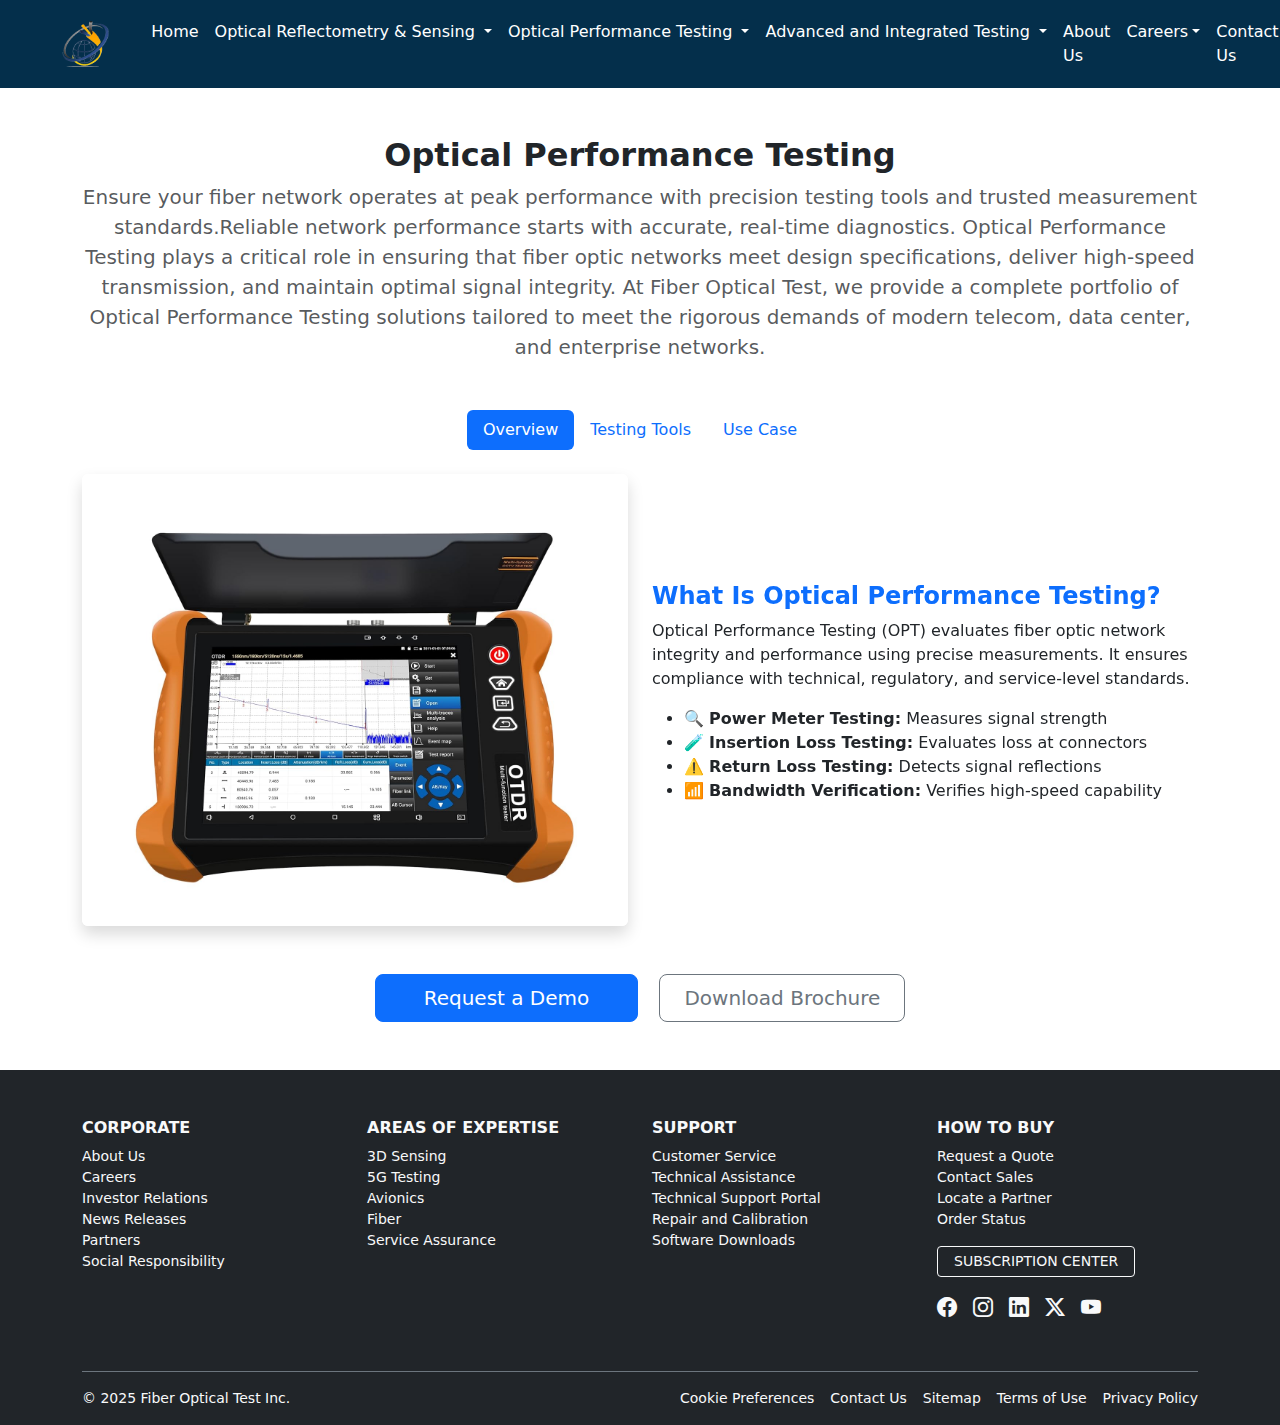
<file: opt.html>
<!DOCTYPE html>
<html lang="en">
<head>
    <meta charset="UTF-8">
    <meta name="viewport" content="width=device-width, initial-scale=1.0">
      <meta name="description" content="Fiber Optical Testing Solutions for Smarter, Scalable Networks">
  <meta property="og:title" content="Fiber Optical Test">
  <meta property="og:description" content="Smart Fiber Optical Testing Solutions for Scalable Networks">
  <title>Fiber Optical Test</title>
  <!-- Favicon (must be .ico, .png, .svg, etc.) -->
<link rel="icon" href="asset/fiber logo.png" type="image/png">
<link href="https://fonts.googleapis.com/css2?family=Orbitron:wght@600&display=swap" rel="stylesheet">
  <link href="https://cdn.jsdelivr.net/npm/bootstrap@5.3.3/dist/css/bootstrap.min.css" rel="stylesheet">
  <link rel="stylesheet" href="https://cdn.jsdelivr.net/npm/bootstrap-icons@1.10.5/font/bootstrap-icons.css">
  <link rel="stylesheet" href="css/style.css">
</head>
<body>
 <nav class="navbar navbar-expand-lg">
  <div class="container-fluid">
    <!-- Logo -->
<div class="nav d-flex align-items-center" >
    <a class="navbar-brand" href="index.html">
        <img src="asset/fiber logo.png" alt="Fiber Optical Test Logo">
    </a>
</div>
    <!-- Navbar toggler for mobile -->
    <button class="navbar-toggler bg-white" type="button" data-bs-toggle="collapse" data-bs-target="#navbarNav">
      <span class="navbar-toggler-icon"></span>
    </button>

    <!-- Navbar content -->
    <div class="collapse navbar-collapse justify-content-between" id="navbarNav">
      <ul class="navbar-nav mx-auto">
         <li class="nav-item">
          <a class="nav-link" href="index.html">Home</a>
        </li>
        <!-- Dropdown 1 -->
        <li class="nav-item dropdown">
          <a href="octs.html" class="nav-link dropdown-item dropdown-toggle" >
            Optical Reflectometry & Sensing
          </a>
          <ul class="dropdown-menu">
            <li><a class="dropdown-item text-wrap" href="octs.html#OTDR">Optiacl Time-Domain Reflectometry</a></li>
            <li><a class="dropdown-item teaxt-wrap" href="fault.html">Fault Monitoring</a></li>
            <li><a class="dropdown-item teaxt-wrap" href="eoms.html">Optical line Monitoring</a></li>
            <li><a class="dropdown-item text-wrap" href="eoms.html">Optical Coherence Tomography</a></li>
            <li><a class="dropdown-item text-wrap" href="eoms.html">Optical Time-Domain Interferometry</a></li>
            <li><a class="dropdown-item text-wrap" href="eoms.html">Optical Frequency-domain reflectometry</a></li>
          </ul>
        </li>

        <!-- Dropdown 2 -->
        <li class="nav-item dropdown">
          <a class="nav-link dropdown-item dropdown-toggle" href="opt.html">
            Optical Performance Testing
          </a>
          <ul class="dropdown-menu">
            <li><a class="dropdown-item" href="powermeter.html">Power Meters</a></li>
            <li><a class="dropdown-item text-wrap" href="opt_etc.html">Loss Test Sets</a></li>
            <li><a class="dropdown-item text-wrap" href="opt_etc.html">Visual Fault Locator</a></li>
            <li><a class="dropdown-item text-wrap" href="opt_etc.html">Optical Spectrum analysis</a></li>
            <li><a class="dropdown-item text-wrap" href="opt_etc.html">Polarization Mode Dispersion Testing</a></li>

          </ul>
        </li>

        <!-- Dropdown 3 -->
        <li class="nav-item dropdown">
          <a class="nav-link dropdown-item dropdown-toggle" href="advt.html">
            Advanced and Integrated Testing
          </a>
          <ul class="dropdown-menu ">
            <li><a class="dropdown-item text-wrap" href="advt_etc.html">Integrated Tools</a></li>
            <li><a class="dropdown-item" href="automation.html">Automation</a></li>
            <li><a class="dropdown-item text-wrap" href="advt_etc.html">High-Speed Transmission Test Platforms</a></li>
            <li><a class="dropdown-item text-wrap" href="advt_etc.html">Wavelength Routing and Tunable Filter Testing</a></li>
            <li><a class="dropdown-item text-wrap" href="advt_etc.html">Remote Fiber Test Systems</a></li>
          </ul>
        </li>
 
        <!-- Static links -->
        <li class="nav-item">
          <a class="nav-link" href="about.html">About Us</a>
        </li>

       <!-- Dropdown Careers -->
<li class="nav-item dropdown">
<a class="dropdown-item nav-link dropdown-toggle" href="career.html"> Careers</a>
 <ul class="dropdown-menu">
  <li><hr class="dropdown-divider"></li>
  <li><a class="dropdown-item" href="career.html">Open Roles</a></li>
  <li><a class="dropdown-item" href="career.html">Culture</a></li>
</ul>

</li>


        <li class="nav-item">
          <a class="nav-link" href="contact.html">Contact Us</a>
        </li>
      </ul>
    </div>
  </div>
</nav>
<!-- main section -->

<section class="py-5 bg-white text-dark" id="optical-performance">
  <div class="container">
    <div class="text-center mb-5">
      <h2 class="fw-bold">Optical Performance Testing</h2>
      <p class="lead text-muted">Ensure your fiber network operates at peak performance with precision testing tools and trusted measurement standards.Reliable network performance starts with accurate, real-time diagnostics. Optical Performance Testing plays a critical role in ensuring that fiber optic networks meet design specifications, deliver high-speed transmission, and maintain optimal signal integrity. At Fiber Optical Test, we provide a complete portfolio of Optical Performance Testing solutions tailored to meet the rigorous demands of modern telecom, data center, and enterprise networks.</p>
    </div>

    <ul class="nav nav-pills mb-4 justify-content-center" id="pills-tab" role="tablist">
      <li class="nav-item" role="presentation">
        <button class="nav-link active" id="pills-overview-tab" data-bs-toggle="pill" data-bs-target="#pills-overview" type="button" role="tab">Overview</button>
      </li>
      <li class="nav-item" role="presentation">
        <button class="nav-link" id="pills-tools-tab" data-bs-toggle="pill" data-bs-target="#pills-tools" type="button" role="tab">Testing Tools</button>
      </li>
      <li class="nav-item" role="presentation">
        <button class="nav-link" id="pills-case-tab" data-bs-toggle="pill" data-bs-target="#pills-case" type="button" role="tab">Use Case</button>
      </li>
    </ul>

    <div class="tab-content" id="pills-tabContent">
      <div class="tab-pane fade show active" id="pills-overview" role="tabpanel">
        <div class="row align-items-center mb-5">
          <div class="col-md-6" data-aos="fade-right">
            <img src="asset/img8.jpg" class="img-fluid rounded shadow" alt="Optical Testing Setup">
          </div>
          <div class="col-md-6" data-aos="fade-left">
            <h4 class="text-primary fw-semibold">What Is Optical Performance Testing?</h4>
            <p>Optical Performance Testing (OPT) evaluates fiber optic network integrity and performance using precise measurements. It ensures compliance with technical, regulatory, and service-level standards.</p>
            <ul>
              <li>🔍 <strong>Power Meter Testing:</strong> Measures signal strength</li>
              <li>🧪 <strong>Insertion Loss Testing:</strong> Evaluates loss at connectors</li>
              <li>⚠️ <strong>Return Loss Testing:</strong> Detects signal reflections</li>
              <li>📶 <strong>Bandwidth Verification:</strong> Verifies high-speed capability</li>
            </ul>
          </div>
        </div>
      </div>

      <div class="tab-pane fade" id="pills-tools" role="tabpanel">
        <div class="row g-4">
          <div class="col-md-4" data-aos="zoom-in">
            <div class="p-4 bg-light border rounded shadow-sm">
              <h5 class="fw-bold text-success">Installation & Certification</h5>
              <p class="text-muted">Validate fiber installations using power meters, laser sources, and certification software to meet standards like TIA/EIA and ISO.</p>
            </div>
          </div>
          <div class="col-md-4" data-aos="zoom-in" data-aos-delay="200">
            <div class="p-4 bg-light border rounded shadow-sm">
              <h5 class="fw-bold text-primary">Field Diagnostics</h5>
              <p class="text-muted">Use ruggedized handheld testers to locate faults and verify repairs during on-site maintenance.</p>
            </div>
          </div>
          <div class="col-md-4" data-aos="zoom-in" data-aos-delay="400">
            <div class="p-4 bg-light border rounded shadow-sm">
              <h5 class="fw-bold text-danger">Lab & Production Testing</h5>
              <p class="text-muted">Support stress testing, automation, and batch validation in R&D and manufacturing.</p>
            </div>
          </div>
        </div>
      </div>

      <div class="tab-pane fade" id="pills-case" role="tabpanel">
        <div class="row mt-4">
          <div class="col-md-12" data-aos="fade-up">
            <h4 class="fw-bold text-info mb-3">Use Case: Data Center SLA Assurance</h4>
            <p>In multi-tenant data centers, Optical Performance Testing ensures SLA compliance using accurate power budgets, dual-path loss testing, and real-time signal monitoring—guaranteeing uptime and performance.</p>
          </div>
        </div>

        <div class="row mt-4">
          <div class="col-md-6" data-aos="flip-left">
            <div class="bg-light p-4 rounded shadow-sm">
              <p class="fw-semibold">"Using Fiber Optical Test's handheld meters reduced our troubleshooting time by 60%. Reliable and easy for new technicians."</p>
              <span class="text-muted">— Network Engineer, SmartFiberNet</span>
            </div>
          </div>
          <div class="col-md-6" data-aos="flip-right">
            <div class="bg-light p-4 rounded shadow-sm">
              <p class="fw-semibold">"Great repeatability in our lab using their tools for 400G module testing. Excellent partner in R&D!"</p>
              <span class="text-muted">— Optical Lab Lead, OptiCore Labs</span>
            </div>
          </div>
        </div>
      </div>
    </div>

    <div class="text-center mt-5">
      <a href="contact.html" class="btn btn-primary btn-lg px-5">Request a Demo</a>
      <a href="asset/brouchure.pdf" class="btn btn-outline-secondary btn-lg px-4 ms-3">Download Brochure</a>
    </div>
  </div>
</section>

<!-- Bootstrap Tabs & AOS -->
<link href="https://unpkg.com/aos@2.3.1/dist/aos.css" rel="stylesheet">
<script src="https://unpkg.com/aos@2.3.1/dist/aos.js"></script>
<script>
  AOS.init({ duration: 800, once: true });
</script>





<!-- footer -->
<footer class="bg-dark text-light pt-5 pb-3">
  <div class="container">
    <div class="row text-start">

      <!-- Column 1 -->
      <div class="col-md-3 mb-4">
        <h6 class="text-uppercase fw-bold">Corporate</h6>
        <ul class="list-unstyled small">
          <li><a href="about.html" class="text-light text-decoration-none">About Us</a></li>
          <li><a href="career.html" class="text-light text-decoration-none">Careers</a></li>
          <li><a href="about.html" class="text-light text-decoration-none">Investor Relations</a></li>
          <li><a href="about.html" class="text-light text-decoration-none">News Releases</a></li>
          <li><a href="about.html" class="text-light text-decoration-none">Partners</a></li>
          <li><a href="about.html" class="text-light text-decoration-none">Social Responsibility</a></li>
        </ul>
      </div>

      <!-- Column 2 -->
      <div class="col-md-3 mb-4">
        <h6 class="text-uppercase fw-bold">Areas of Expertise</h6>
        <ul class="list-unstyled small">
          <li><a href="advt.html" class="text-light text-decoration-none">3D Sensing</a></li>
          <li><a href="opt.html" class="text-light text-decoration-none">5G Testing</a></li>
          <li><a href="octs.html" class="text-light text-decoration-none">Avionics</a></li>
          <li><a href="octs.html" class="text-light text-decoration-none">Fiber</a></li>
          <li><a href="career.html" class="text-light text-decoration-none">Service Assurance</a></li>
        </ul>
      </div>

      <!-- Column 3 -->
      <div class="col-md-3 mb-4">
        <h6 class="text-uppercase fw-bold">Support</h6>
        <ul class="list-unstyled small">
          <li><a href="contact.html" class="text-light text-decoration-none">Customer Service</a></li>
          <li><a href="contact.html" class="text-light text-decoration-none">Technical Assistance</a></li>
          <li><a href="contact.html" class="text-light text-decoration-none">Technical Support Portal</a></li>
          <li><a href="contact.html" class="text-light text-decoration-none">Repair and Calibration</a></li>
          <li><a href="product.html" class="text-light text-decoration-none">Software Downloads</a></li>
        </ul>
      </div>

      <!-- Column 4 -->
      <div class="col-md-3 mb-4">
        <h6 class="text-uppercase fw-bold">How to Buy</h6>
        <ul class="list-unstyled small">
          <li><a href="contact.html" class="text-light text-decoration-none">Request a Quote</a></li>
          <li><a href="contact.html" class="text-light text-decoration-none">Contact Sales</a></li>
          <li><a href="contact.html" class="text-light text-decoration-none">Locate a Partner</a></li>
          <li><a href="contact.html" class="text-light text-decoration-none">Order Status</a></li>
        </ul>

        <div class="my-3">
          <a href="#" class="btn btn-outline-light btn-sm px-3">SUBSCRIPTION CENTER</a>
        </div>

        <div class="d-flex gap-3 mt-3">
          <a href="https:/facebook.com" class="text-light"><i class="bi bi-facebook fs-5"></i></a>
          <a href="https:/instagram.com" class="text-light"><i class="bi bi-instagram fs-5"></i></a>
          <a href="https:/linkedin.com" class="text-light"><i class="bi bi-linkedin fs-5"></i></a>
          <a href="https:/facebook.com" class="text-light"><i class="bi bi-twitter-x fs-5"></i></a>
          <a href="https:/twitter.com" class="text-light"><i class="bi bi-youtube fs-5"></i></a>
        </div>
      </div>

    </div>

    <!-- Bottom bar -->
    <div class="border-top border-secondary mt-4 pt-3 d-flex flex-column flex-md-row justify-content-between small">
      <div>© 2025 Fiber Optical Test Inc.</div>
      <div class="d-flex gap-3">
        <a href="#" class="text-light text-decoration-none">Cookie Preferences</a>
        <a href="contact.html" class="text-light text-decoration-none">Contact Us</a>
        <a href="#" class="text-light text-decoration-none">Sitemap</a>
        <a href="#" class="text-light text-decoration-none">Terms of Use</a>
        <a href="#" class="text-light text-decoration-none">Privacy Policy</a>
      </div>
    </div>
  </div>
</footer>
<script src="https://cdn.jsdelivr.net/npm/bootstrap@5.3.3/dist/js/bootstrap.bundle.min.js"></script>
<link rel="stylesheet" href="https://cdn.jsdelivr.net/npm/bootstrap-icons@1.10.5/font/bootstrap-icons.css">
</body>
</html>
</file>
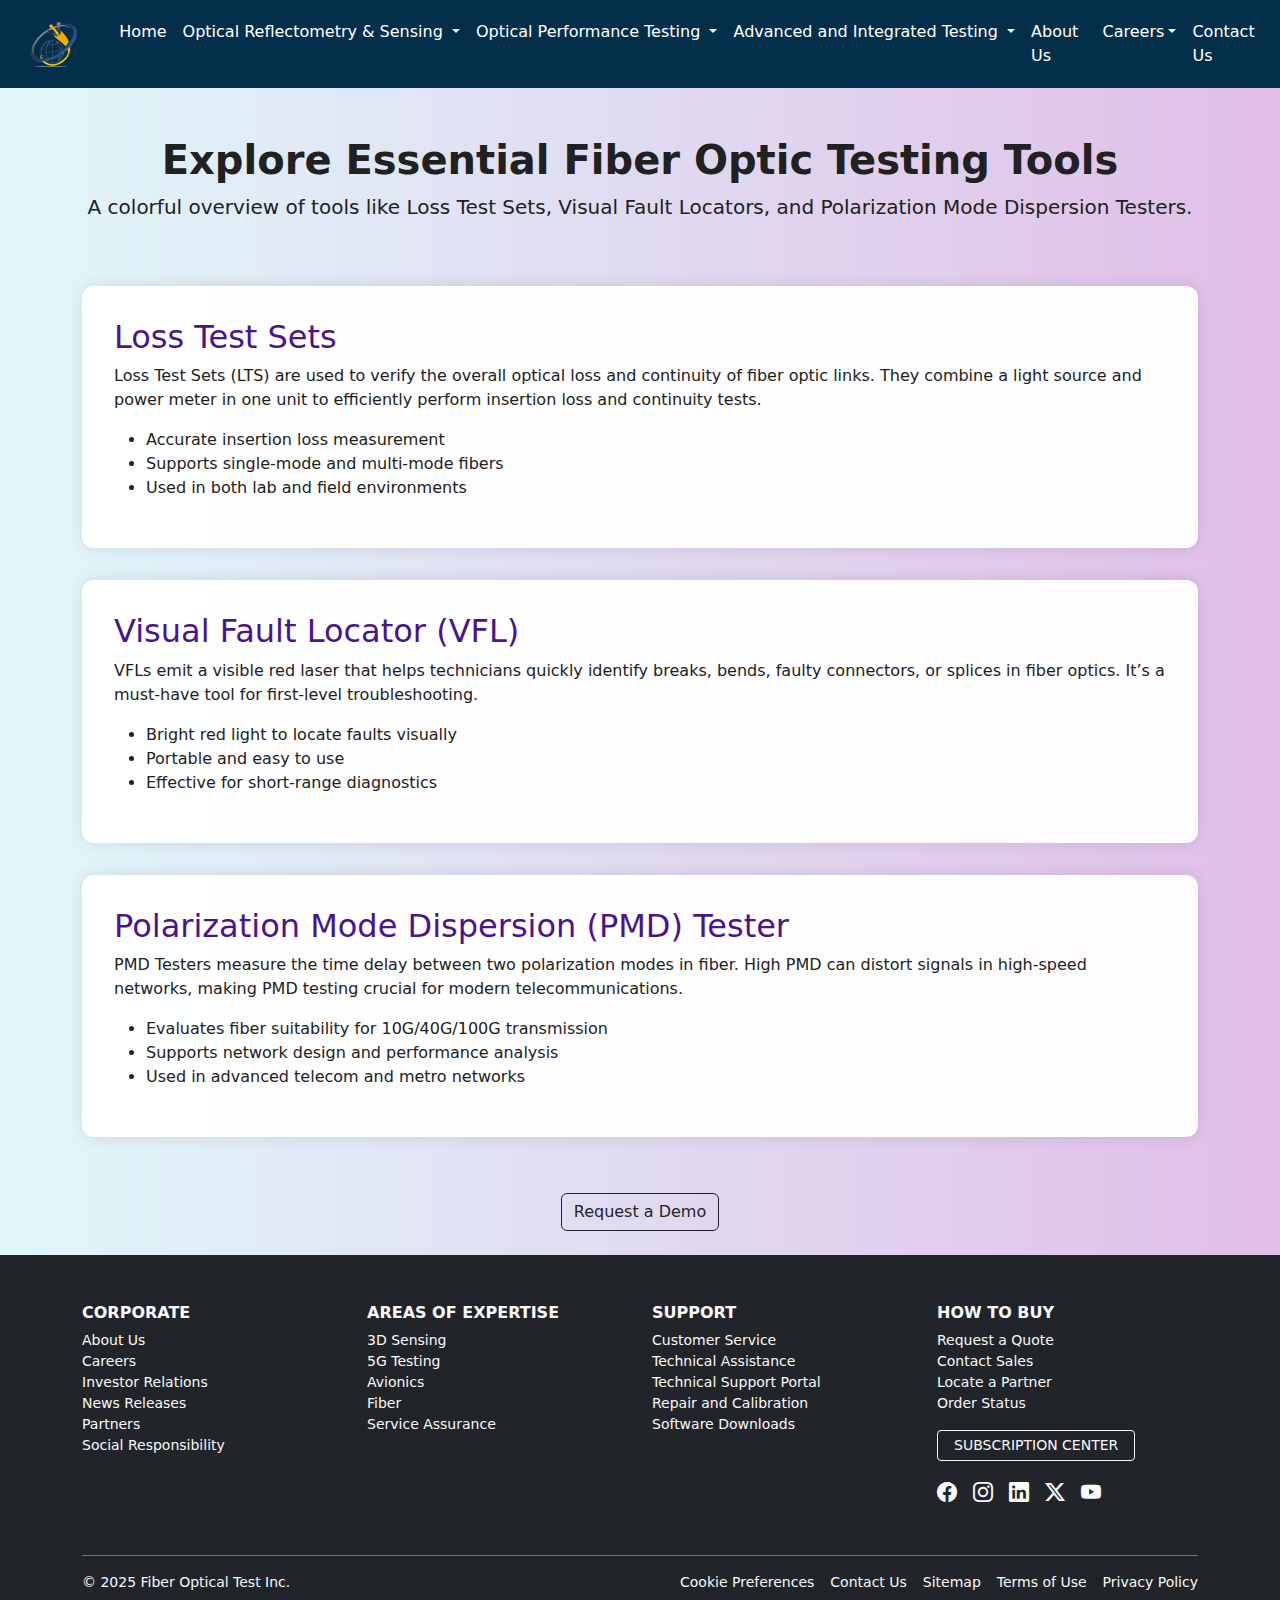
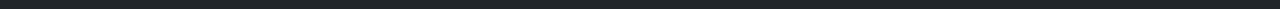
<file: opt_etc.html>
<!DOCTYPE html>
<html lang="en">
<head>
  <meta charset="UTF-8">
  <meta name="viewport" content="width=device-width, initial-scale=1.0">
 <title>Fiber Optical Test</title>
  <!-- Favicon (must be .ico, .png, .svg, etc.) -->
<link rel="icon" href="asset/fiber logo.png" type="image/png">
<link href="https://fonts.googleapis.com/css2?family=Orbitron:wght@600&display=swap" rel="stylesheet">
  <link href="https://cdn.jsdelivr.net/npm/bootstrap@5.3.3/dist/css/bootstrap.min.css" rel="stylesheet">
  <link rel="stylesheet" href="https://cdn.jsdelivr.net/npm/bootstrap-icons@1.10.5/font/bootstrap-icons.css">
  <link rel="stylesheet" href="css/style.css">
  <link href="https://cdn.jsdelivr.net/npm/bootstrap@5.3.3/dist/css/bootstrap.min.css" rel="stylesheet">
  <style>
    body {
      background: linear-gradient(to right, #e0f7fa, #e1bee7);
      color: #212121;
    }
    h2 {
      color: #4a148c;
    }
    .tool-box {
      background-color: rgba(255, 255, 255, 0.95);
      border-radius: 12px;
      padding: 2rem;
      margin-bottom: 2rem;
      box-shadow: 0 0 15px rgba(0,0,0,0.1);
    }
  </style>
</head>
<body>
<nav class="navbar navbar-expand-lg">
  <div class="container-fluid">
    <!-- Logo -->
<div class="nav d-flex align-items-center" >
    <a class="navbar-brand" href="index.html">
        <img src="asset/fiber logo.png" alt="Fiber Optical Test Logo">
    </a>
</div>
    <!-- Navbar toggler for mobile -->
    <button class="navbar-toggler bg-white" type="button" data-bs-toggle="collapse" data-bs-target="#navbarNav">
      <span class="navbar-toggler-icon"></span>
    </button>

    <!-- Navbar content -->
    <div class="collapse navbar-collapse justify-content-between" id="navbarNav">
      <ul class="navbar-nav mx-auto">
         <li class="nav-item">
          <a class="nav-link" href="index.html">Home</a>
        </li>
        <!-- Dropdown 1 -->
        <li class="nav-item dropdown">
          <a href="octs.html" class="nav-link dropdown-item dropdown-toggle" >
            Optical Reflectometry & Sensing
          </a>
          <ul class="dropdown-menu">
            <li><a class="dropdown-item text-wrap" href="octs.html#OTDR">Optiacl Time-Domain Reflectometry</a></li>
            <li><a class="dropdown-item teaxt-wrap" href="fault.html">Fault Monitoring</a></li>
            <li><a class="dropdown-item teaxt-wrap" href="eoms.html">Optical line Monitoring</a></li>
            <li><a class="dropdown-item text-wrap" href="eoms.html">Optical Coherence Tomography</a></li>
            <li><a class="dropdown-item text-wrap" href="eoms.html">Optical Time-Domain Interferometry</a></li>
            <li><a class="dropdown-item text-wrap" href="eoms.html">Optical Frequency-domain reflectometry</a></li>
          </ul>
        </li>

        <!-- Dropdown 2 -->
        <li class="nav-item dropdown">
          <a class="nav-link dropdown-item dropdown-toggle" href="opt.html">
            Optical Performance Testing
          </a>
          <ul class="dropdown-menu">
            <li><a class="dropdown-item" href="powermeter.html">Power Meters</a></li>
            <li><a class="dropdown-item text-wrap" href="opt_etc.html">Loss Test Sets</a></li>
            <li><a class="dropdown-item text-wrap" href="opt_etc.html">Visual Fault Locator</a></li>
            <li><a class="dropdown-item text-wrap" href="opt_etc.html">Optical Spectrum analysis</a></li>
            <li><a class="dropdown-item text-wrap" href="opt_etc.html">Polarization Mode Dispersion Testing</a></li>

          </ul>
        </li>

        <!-- Dropdown 3 -->
        <li class="nav-item dropdown">
          <a class="nav-link dropdown-item dropdown-toggle" href="advt.html">
            Advanced and Integrated Testing
          </a>
          <ul class="dropdown-menu ">
            <li><a class="dropdown-item text-wrap" href="advt_etc.html">Integrated Tools</a></li>
            <li><a class="dropdown-item" href="automation.html">Automation</a></li>
            <li><a class="dropdown-item text-wrap" href="advt_etc.html">High-Speed Transmission Test Platforms</a></li>
            <li><a class="dropdown-item text-wrap" href="advt_etc.html">Wavelength Routing and Tunable Filter Testing</a></li>
            <li><a class="dropdown-item text-wrap" href="advt_etc.html">Remote Fiber Test Systems</a></li>
          </ul>
        </li>
 
        <!-- Static links -->
        <li class="nav-item">
          <a class="nav-link" href="about.html">About Us</a>
        </li>

       <!-- Dropdown Careers -->
<li class="nav-item dropdown">
<a class="dropdown-item nav-link dropdown-toggle" href="career.html"> Careers</a>
 <ul class="dropdown-menu">
  <li><hr class="dropdown-divider"></li>
  <li><a class="dropdown-item" href="career.html">Open Roles</a></li>
  <li><a class="dropdown-item" href="career.html">Culture</a></li>
</ul>

</li>


        <li class="nav-item">
          <a class="nav-link" href="contact.html">Contact Us</a>
        </li>
      </ul>
    </div>
  </div>
</nav>
<section class="py-5 text-center">
  <div class="container">
    <h1 class="fw-bold">Explore Essential Fiber Optic Testing Tools</h1>
    <p class="lead">A colorful overview of tools like Loss Test Sets, Visual Fault Locators, and Polarization Mode Dispersion Testers.</p>
  </div>
</section>

<div class="container">
  <!-- Loss Test Sets -->
  <div class="tool-box">
    <h2>Loss Test Sets</h2>
    <p>Loss Test Sets (LTS) are used to verify the overall optical loss and continuity of fiber optic links. They combine a light source and power meter in one unit to efficiently perform insertion loss and continuity tests.</p>
    <ul>
      <li>Accurate insertion loss measurement</li>
      <li>Supports single-mode and multi-mode fibers</li>
      <li>Used in both lab and field environments</li>
    </ul>
  </div>

  <!-- Visual Fault Locator -->
  <div class="tool-box">
    <h2>Visual Fault Locator (VFL)</h2>
    <p>VFLs emit a visible red laser that helps technicians quickly identify breaks, bends, faulty connectors, or splices in fiber optics. It’s a must-have tool for first-level troubleshooting.</p>
    <ul>
      <li>Bright red light to locate faults visually</li>
      <li>Portable and easy to use</li>
      <li>Effective for short-range diagnostics</li>
    </ul>
  </div>

  <!-- Polarization Mode Dispersion -->
  <div class="tool-box">
    <h2>Polarization Mode Dispersion (PMD) Tester</h2>
    <p>PMD Testers measure the time delay between two polarization modes in fiber. High PMD can distort signals in high-speed networks, making PMD testing crucial for modern telecommunications.</p>
    <ul>
      <li>Evaluates fiber suitability for 10G/40G/100G transmission</li>
      <li>Supports network design and performance analysis</li>
      <li>Used in advanced telecom and metro networks</li>
    </ul>
  </div>
</div>

<section class="text-center py-4">
  <a href="contact.html" class="btn btn-outline-dark">Request a Demo</a>
</section>
<footer class="bg-dark text-light pt-5 pb-3">
  <div class="container">
    <div class="row text-start">

      <!-- Column 1 -->
      <div class="col-md-3 mb-4">
        <h6 class="text-uppercase fw-bold">Corporate</h6>
        <ul class="list-unstyled small">
          <li><a href="about.html" class="text-light text-decoration-none">About Us</a></li>
          <li><a href="career.html" class="text-light text-decoration-none">Careers</a></li>
          <li><a href="about.html" class="text-light text-decoration-none">Investor Relations</a></li>
          <li><a href="about.html" class="text-light text-decoration-none">News Releases</a></li>
          <li><a href="about.html" class="text-light text-decoration-none">Partners</a></li>
          <li><a href="about.html" class="text-light text-decoration-none">Social Responsibility</a></li>
        </ul>
      </div>

      <!-- Column 2 -->
      <div class="col-md-3 mb-4">
        <h6 class="text-uppercase fw-bold">Areas of Expertise</h6>
        <ul class="list-unstyled small">
          <li><a href="advt.html" class="text-light text-decoration-none">3D Sensing</a></li>
          <li><a href="opt.html" class="text-light text-decoration-none">5G Testing</a></li>
          <li><a href="octs.html" class="text-light text-decoration-none">Avionics</a></li>
          <li><a href="octs.html" class="text-light text-decoration-none">Fiber</a></li>
          <li><a href="career.html" class="text-light text-decoration-none">Service Assurance</a></li>
        </ul>
      </div>

      <!-- Column 3 -->
      <div class="col-md-3 mb-4">
        <h6 class="text-uppercase fw-bold">Support</h6>
        <ul class="list-unstyled small">
          <li><a href="contact.html" class="text-light text-decoration-none">Customer Service</a></li>
          <li><a href="contact.html" class="text-light text-decoration-none">Technical Assistance</a></li>
          <li><a href="contact.html" class="text-light text-decoration-none">Technical Support Portal</a></li>
          <li><a href="contact.html" class="text-light text-decoration-none">Repair and Calibration</a></li>
          <li><a href="product.html" class="text-light text-decoration-none">Software Downloads</a></li>
        </ul>
      </div>

      <!-- Column 4 -->
      <div class="col-md-3 mb-4">
        <h6 class="text-uppercase fw-bold">How to Buy</h6>
        <ul class="list-unstyled small">
          <li><a href="contact.html" class="text-light text-decoration-none">Request a Quote</a></li>
          <li><a href="contact.html" class="text-light text-decoration-none">Contact Sales</a></li>
          <li><a href="contact.html" class="text-light text-decoration-none">Locate a Partner</a></li>
          <li><a href="contact.html" class="text-light text-decoration-none">Order Status</a></li>
        </ul>

        <div class="my-3">
          <a href="#" class="btn btn-outline-light btn-sm px-3">SUBSCRIPTION CENTER</a>
        </div>

        <div class="d-flex gap-3 mt-3">
          <a href="https:/facebook.com" class="text-light"><i class="bi bi-facebook fs-5"></i></a>
          <a href="https:/instagram.com" class="text-light"><i class="bi bi-instagram fs-5"></i></a>
          <a href="https:/linkedin.com" class="text-light"><i class="bi bi-linkedin fs-5"></i></a>
          <a href="https:/facebook.com" class="text-light"><i class="bi bi-twitter-x fs-5"></i></a>
          <a href="https:/twitter.com" class="text-light"><i class="bi bi-youtube fs-5"></i></a>
        </div>
      </div>

    </div>

    <!-- Bottom bar -->
    <div class="border-top border-secondary mt-4 pt-3 d-flex flex-column flex-md-row justify-content-between small">
      <div>© 2025 Fiber Optical Test Inc.</div>
      <div class="d-flex gap-3">
        <a href="#" class="text-light text-decoration-none">Cookie Preferences</a>
        <a href="contact.html" class="text-light text-decoration-none">Contact Us</a>
        <a href="#" class="text-light text-decoration-none">Sitemap</a>
        <a href="#" class="text-light text-decoration-none">Terms of Use</a>
        <a href="#" class="text-light text-decoration-none">Privacy Policy</a>
      </div>
    </div>
  </div>
</footer>
<script src="https://cdn.jsdelivr.net/npm/bootstrap@5.3.3/dist/js/bootstrap.bundle.min.js"></script>
</body>
</html>
</file>
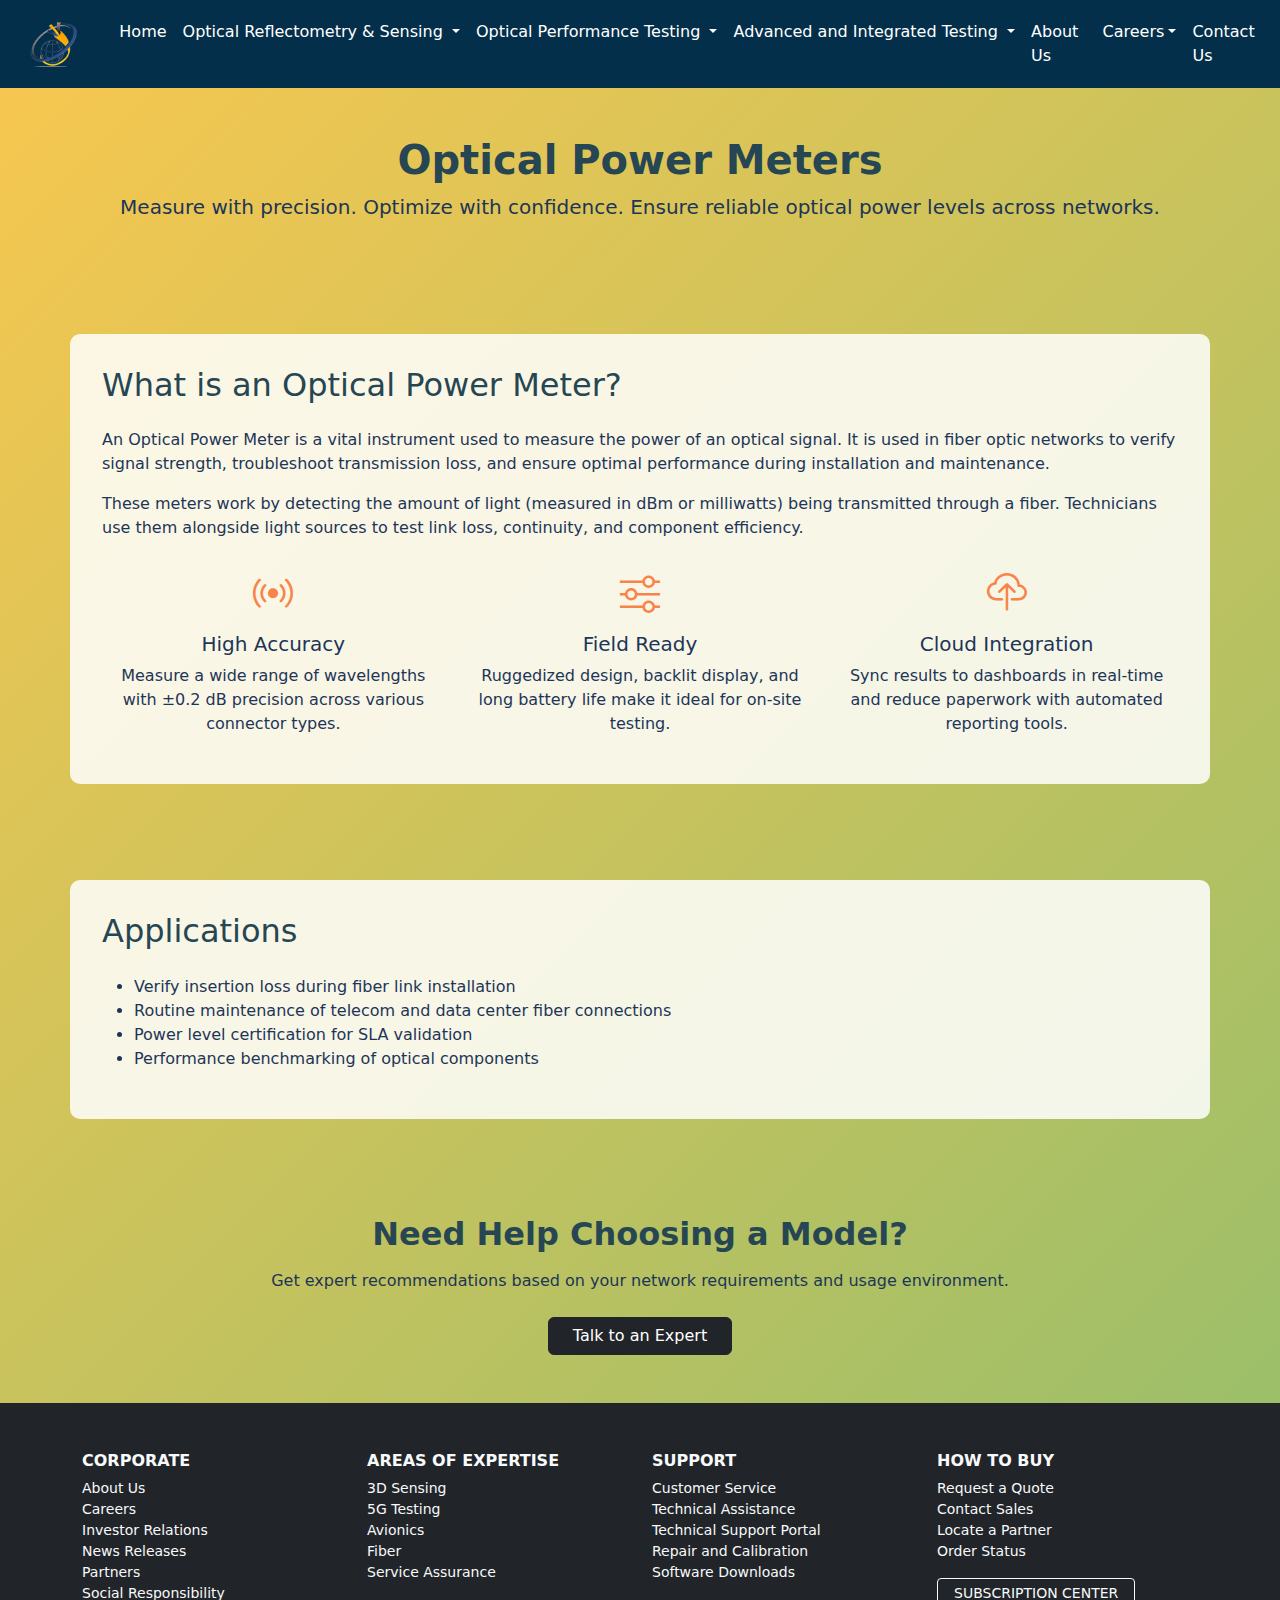
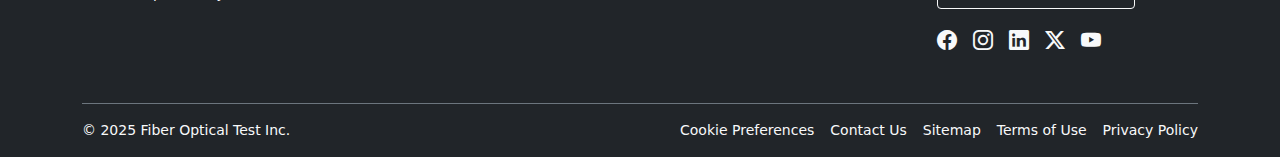
<file: powermeter.html>
<!DOCTYPE html>
<html lang="en">
<head>
  <meta charset="UTF-8">
  <meta name="viewport" content="width=device-width, initial-scale=1.0">
 <title>Fiber Optical Test</title>
  <!-- Favicon (must be .ico, .png, .svg, etc.) -->
<link rel="icon" href="asset/fiber logo.png" type="image/png">
<link href="https://fonts.googleapis.com/css2?family=Orbitron:wght@600&display=swap" rel="stylesheet">
  <link href="https://cdn.jsdelivr.net/npm/bootstrap@5.3.3/dist/css/bootstrap.min.css" rel="stylesheet">
  <link rel="stylesheet" href="https://cdn.jsdelivr.net/npm/bootstrap-icons@1.10.5/font/bootstrap-icons.css">
  <link rel="stylesheet" href="css/style.css">
  <link href="https://cdn.jsdelivr.net/npm/bootstrap@5.3.3/dist/css/bootstrap.min.css" rel="stylesheet">
  <link rel="stylesheet" href="https://cdn.jsdelivr.net/npm/bootstrap-icons@1.10.5/font/bootstrap-icons.css">
  <style>
    body {
      background: linear-gradient(135deg, #f9c74f, #90be6d);
      color: #1d3557;
    }
    h1, h2, h3 {
      color: #264653;
    }
    .section-box {
      background-color: rgba(255, 255, 255, 0.85);
      border-radius: 10px;
      padding: 2rem;
    }
    .icon-feature {
      font-size: 2.5rem;
      color: #f9844a;
    }
  </style>
</head>
<body>
<nav class="navbar navbar-expand-lg">
  <div class="container-fluid">
    <!-- Logo -->
<div class="nav d-flex align-items-center" >
    <a class="navbar-brand" href="index.html">
        <img src="asset/fiber logo.png" alt="Fiber Optical Test Logo">
    </a>
</div>
    <!-- Navbar toggler for mobile -->
    <button class="navbar-toggler bg-white" type="button" data-bs-toggle="collapse" data-bs-target="#navbarNav">
      <span class="navbar-toggler-icon"></span>
    </button>

    <!-- Navbar content -->
    <div class="collapse navbar-collapse justify-content-between" id="navbarNav">
      <ul class="navbar-nav mx-auto">
         <li class="nav-item">
          <a class="nav-link" href="index.html">Home</a>
        </li>
        <!-- Dropdown 1 -->
        <li class="nav-item dropdown">
          <a href="octs.html" class="nav-link dropdown-item dropdown-toggle" >
            Optical Reflectometry & Sensing
          </a>
          <ul class="dropdown-menu">
            <li><a class="dropdown-item text-wrap" href="octs.html#OTDR">Optiacl Time-Domain Reflectometry</a></li>
            <li><a class="dropdown-item teaxt-wrap" href="fault.html">Fault Monitoring</a></li>
            <li><a class="dropdown-item teaxt-wrap" href="eoms.html">Optical line Monitoring</a></li>
            <li><a class="dropdown-item text-wrap" href="eoms.html">Optical Coherence Tomography</a></li>
            <li><a class="dropdown-item text-wrap" href="eoms.html">Optical Time-Domain Interferometry</a></li>
            <li><a class="dropdown-item text-wrap" href="eoms.html">Optical Frequency-domain reflectometry</a></li>
          </ul>
        </li>

        <!-- Dropdown 2 -->
        <li class="nav-item dropdown">
          <a class="nav-link dropdown-item dropdown-toggle" href="opt.html">
            Optical Performance Testing
          </a>
          <ul class="dropdown-menu">
            <li><a class="dropdown-item" href="powermeter.html">Power Meters</a></li>
            <li><a class="dropdown-item text-wrap" href="opt_etc.html">Loss Test Sets</a></li>
            <li><a class="dropdown-item text-wrap" href="opt_etc.html">Visual Fault Locator</a></li>
            <li><a class="dropdown-item text-wrap" href="opt_etc.html">Optical Spectrum analysis</a></li>
            <li><a class="dropdown-item text-wrap" href="opt_etc.html">Polarization Mode Dispersion Testing</a></li>

          </ul>
        </li>

        <!-- Dropdown 3 -->
        <li class="nav-item dropdown">
          <a class="nav-link dropdown-item dropdown-toggle" href="advt.html">
            Advanced and Integrated Testing
          </a>
          <ul class="dropdown-menu ">
            <li><a class="dropdown-item text-wrap" href="advt_etc.html">Integrated Tools</a></li>
            <li><a class="dropdown-item" href="automation.html">Automation</a></li>
            <li><a class="dropdown-item text-wrap" href="advt_etc.html">High-Speed Transmission Test Platforms</a></li>
            <li><a class="dropdown-item text-wrap" href="advt_etc.html">Wavelength Routing and Tunable Filter Testing</a></li>
            <li><a class="dropdown-item text-wrap" href="advt_etc.html">Remote Fiber Test Systems</a></li>
          </ul>
        </li>
 
        <!-- Static links -->
        <li class="nav-item">
          <a class="nav-link" href="about.html">About Us</a>
        </li>

       <!-- Dropdown Careers -->
<li class="nav-item dropdown">
<a class="dropdown-item nav-link dropdown-toggle" href="career.html"> Careers</a>
 <ul class="dropdown-menu">
  <li><hr class="dropdown-divider"></li>
  <li><a class="dropdown-item" href="career.html">Open Roles</a></li>
  <li><a class="dropdown-item" href="career.html">Culture</a></li>
</ul>

</li>


        <li class="nav-item">
          <a class="nav-link" href="contact.html">Contact Us</a>
        </li>
      </ul>
    </div>
  </div>
</nav>
<section class="py-5 text-center">
  <div class="container">
    <h1 class="fw-bold">Optical Power Meters</h1>
    <p class="lead">Measure with precision. Optimize with confidence. Ensure reliable optical power levels across networks.</p>
  </div>
</section>

<section class="py-5">
  <div class="container section-box">
    <h2 class="mb-4">What is an Optical Power Meter?</h2>
    <p>
      An Optical Power Meter is a vital instrument used to measure the power of an optical signal. It is used in fiber optic networks to verify signal strength, troubleshoot transmission loss, and ensure optimal performance during installation and maintenance.
    </p>
    <p>
      These meters work by detecting the amount of light (measured in dBm or milliwatts) being transmitted through a fiber. Technicians use them alongside light sources to test link loss, continuity, and component efficiency.
    </p>

    <div class="row text-center mt-4">
      <div class="col-md-4">
        <i class="bi bi-broadcast icon-feature"></i>
        <h5 class="mt-2">High Accuracy</h5>
        <p>Measure a wide range of wavelengths with ±0.2 dB precision across various connector types.</p>
      </div>
      <div class="col-md-4">
        <i class="bi bi-sliders icon-feature"></i>
        <h5 class="mt-2">Field Ready</h5>
        <p>Ruggedized design, backlit display, and long battery life make it ideal for on-site testing.</p>
      </div>
      <div class="col-md-4">
        <i class="bi bi-cloud-upload icon-feature"></i>
        <h5 class="mt-2">Cloud Integration</h5>
        <p>Sync results to dashboards in real-time and reduce paperwork with automated reporting tools.</p>
      </div>
    </div>
  </div>
</section>

<section class="py-5">
  <div class="container section-box">
    <h2 class="mb-4">Applications</h2>
    <ul>
      <li>Verify insertion loss during fiber link installation</li>
      <li>Routine maintenance of telecom and data center fiber connections</li>
      <li>Power level certification for SLA validation</li>
      <li>Performance benchmarking of optical components</li>
    </ul>
  </div>
</section>

<section class="py-5 text-center">
  <div class="container">
    <h2 class="fw-bold mb-3">Need Help Choosing a Model?</h2>
    <p class="mb-4">Get expert recommendations based on your network requirements and usage environment.</p>
    <a href="contact.html" class="btn btn-dark px-4">Talk to an Expert</a>
  </div>
</section>
<footer class="bg-dark text-light pt-5 pb-3">
  <div class="container">
    <div class="row text-start">

      <!-- Column 1 -->
      <div class="col-md-3 mb-4">
        <h6 class="text-uppercase fw-bold">Corporate</h6>
        <ul class="list-unstyled small">
          <li><a href="about.html" class="text-light text-decoration-none">About Us</a></li>
          <li><a href="career.html" class="text-light text-decoration-none">Careers</a></li>
          <li><a href="about.html" class="text-light text-decoration-none">Investor Relations</a></li>
          <li><a href="about.html" class="text-light text-decoration-none">News Releases</a></li>
          <li><a href="about.html" class="text-light text-decoration-none">Partners</a></li>
          <li><a href="about.html" class="text-light text-decoration-none">Social Responsibility</a></li>
        </ul>
      </div>

      <!-- Column 2 -->
      <div class="col-md-3 mb-4">
        <h6 class="text-uppercase fw-bold">Areas of Expertise</h6>
        <ul class="list-unstyled small">
          <li><a href="advt.html" class="text-light text-decoration-none">3D Sensing</a></li>
          <li><a href="opt.html" class="text-light text-decoration-none">5G Testing</a></li>
          <li><a href="octs.html" class="text-light text-decoration-none">Avionics</a></li>
          <li><a href="octs.html" class="text-light text-decoration-none">Fiber</a></li>
          <li><a href="career.html" class="text-light text-decoration-none">Service Assurance</a></li>
        </ul>
      </div>

      <!-- Column 3 -->
      <div class="col-md-3 mb-4">
        <h6 class="text-uppercase fw-bold">Support</h6>
        <ul class="list-unstyled small">
          <li><a href="contact.html" class="text-light text-decoration-none">Customer Service</a></li>
          <li><a href="contact.html" class="text-light text-decoration-none">Technical Assistance</a></li>
          <li><a href="contact.html" class="text-light text-decoration-none">Technical Support Portal</a></li>
          <li><a href="contact.html" class="text-light text-decoration-none">Repair and Calibration</a></li>
          <li><a href="product.html" class="text-light text-decoration-none">Software Downloads</a></li>
        </ul>
      </div>

      <!-- Column 4 -->
      <div class="col-md-3 mb-4">
        <h6 class="text-uppercase fw-bold">How to Buy</h6>
        <ul class="list-unstyled small">
          <li><a href="contact.html" class="text-light text-decoration-none">Request a Quote</a></li>
          <li><a href="contact.html" class="text-light text-decoration-none">Contact Sales</a></li>
          <li><a href="contact.html" class="text-light text-decoration-none">Locate a Partner</a></li>
          <li><a href="contact.html" class="text-light text-decoration-none">Order Status</a></li>
        </ul>

        <div class="my-3">
          <a href="#" class="btn btn-outline-light btn-sm px-3">SUBSCRIPTION CENTER</a>
        </div>

        <div class="d-flex gap-3 mt-3">
          <a href="https:/facebook.com" class="text-light"><i class="bi bi-facebook fs-5"></i></a>
          <a href="https:/instagram.com" class="text-light"><i class="bi bi-instagram fs-5"></i></a>
          <a href="https:/linkedin.com" class="text-light"><i class="bi bi-linkedin fs-5"></i></a>
          <a href="https:/facebook.com" class="text-light"><i class="bi bi-twitter-x fs-5"></i></a>
          <a href="https:/twitter.com" class="text-light"><i class="bi bi-youtube fs-5"></i></a>
        </div>
      </div>

    </div>

    <!-- Bottom bar -->
    <div class="border-top border-secondary mt-4 pt-3 d-flex flex-column flex-md-row justify-content-between small">
      <div>© 2025 Fiber Optical Test Inc.</div>
      <div class="d-flex gap-3">
        <a href="#" class="text-light text-decoration-none">Cookie Preferences</a>
        <a href="contact.html" class="text-light text-decoration-none">Contact Us</a>
        <a href="#" class="text-light text-decoration-none">Sitemap</a>
        <a href="#" class="text-light text-decoration-none">Terms of Use</a>
        <a href="#" class="text-light text-decoration-none">Privacy Policy</a>
      </div>
    </div>
  </div>
</footer>
<script src="https://cdn.jsdelivr.net/npm/bootstrap@5.3.3/dist/js/bootstrap.bundle.min.js"></script>
</body>
</html>
</file>
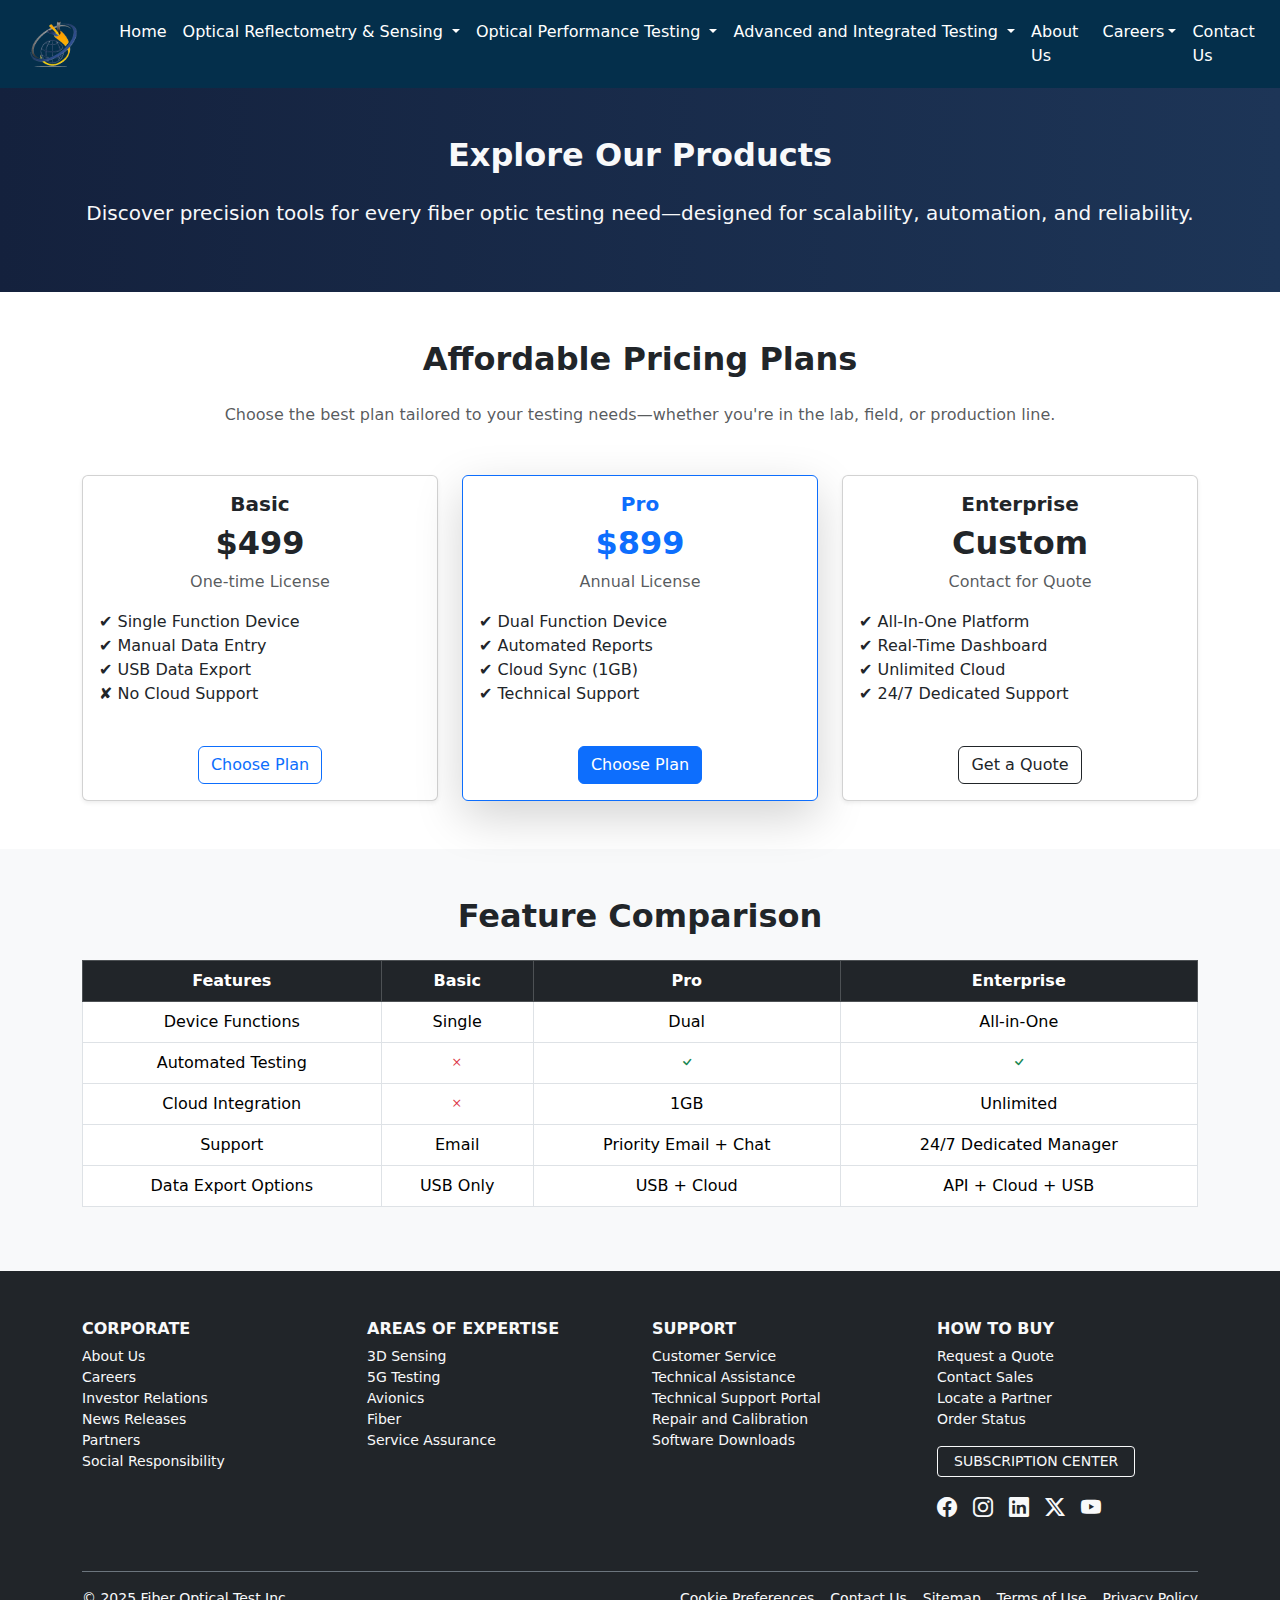
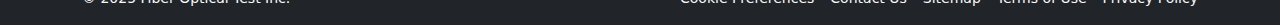
<file: product.html>
<!DOCTYPE html>
<html lang="en">
<head>
  <meta charset="UTF-8" />
  <meta name="viewport" content="width=device-width, initial-scale=1.0" />
  <title>Fiber Optical Test</title>
  <!-- Favicon (must be .ico, .png, .svg, etc.) -->
<link rel="icon" href="asset/fiber logo.png" type="image/png">
<link href="https://fonts.googleapis.com/css2?family=Orbitron:wght@600&display=swap" rel="stylesheet">
  <link href="https://cdn.jsdelivr.net/npm/bootstrap@5.3.3/dist/css/bootstrap.min.css" rel="stylesheet">
  <link rel="stylesheet" href="https://cdn.jsdelivr.net/npm/bootstrap-icons@1.10.5/font/bootstrap-icons.css">
  <link rel="stylesheet" href="css/style.css">
  <link href="https://cdn.jsdelivr.net/npm/bootstrap@5.3.3/dist/css/bootstrap.min.css" rel="stylesheet">
  <link rel="stylesheet" href="https://cdn.jsdelivr.net/npm/bootstrap-icons@1.10.5/font/bootstrap-icons.css">
  <style>
    body{
        background: linear-gradient(to right, #14213d, #1d3557);
        /* color: #f1faee; */
    }
    .card-price { font-size: 2rem; font-weight: bold; }
  </style>
</head>
<body>
<nav class="navbar navbar-expand-lg">
  <div class="container-fluid">
    <!-- Logo -->
<div class="nav d-flex align-items-center" >
    <a class="navbar-brand" href="index.html">
        <img src="asset/fiber logo.png" alt="Fiber Optical Test Logo">
    </a>
</div>
    <!-- Navbar toggler for mobile -->
    <button class="navbar-toggler bg-white" type="button" data-bs-toggle="collapse" data-bs-target="#navbarNav">
      <span class="navbar-toggler-icon"></span>
    </button>

    <!-- Navbar content -->
    <div class="collapse navbar-collapse justify-content-between" id="navbarNav">
      <ul class="navbar-nav mx-auto">
         <li class="nav-item">
          <a class="nav-link" href="index.html">Home</a>
        </li>
        <!-- Dropdown 1 -->
        <li class="nav-item dropdown">
          <a href="octs.html" class="nav-link dropdown-item dropdown-toggle" >
            Optical Reflectometry & Sensing
          </a>
          <ul class="dropdown-menu">
            <li><a class="dropdown-item text-wrap" href="octs.html#OTDR">Optiacl Time-Domain Reflectometry</a></li>
            <li><a class="dropdown-item teaxt-wrap" href="fault.html">Fault Monitoring</a></li>
            <li><a class="dropdown-item teaxt-wrap" href="eoms.html">Optical line Monitoring</a></li>
            <li><a class="dropdown-item text-wrap" href="eoms.html">Optical Coherence Tomography</a></li>
            <li><a class="dropdown-item text-wrap" href="eoms.html">Optical Time-Domain Interferometry</a></li>
            <li><a class="dropdown-item text-wrap" href="eoms.html">Optical Frequency-domain reflectometry</a></li>
          </ul>
        </li>

        <!-- Dropdown 2 -->
        <li class="nav-item dropdown">
          <a class="nav-link dropdown-item dropdown-toggle" href="opt.html">
            Optical Performance Testing
          </a>
          <ul class="dropdown-menu">
            <li><a class="dropdown-item" href="powermeter.html">Power Meters</a></li>
            <li><a class="dropdown-item text-wrap" href="opt_etc.html">Loss Test Sets</a></li>
            <li><a class="dropdown-item text-wrap" href="opt_etc.html">Visual Fault Locator</a></li>
            <li><a class="dropdown-item text-wrap" href="opt_etc.html">Optical Spectrum analysis</a></li>
            <li><a class="dropdown-item text-wrap" href="opt_etc.html">Polarization Mode Dispersion Testing</a></li>

          </ul>
        </li>

        <!-- Dropdown 3 -->
        <li class="nav-item dropdown">
          <a class="nav-link dropdown-item dropdown-toggle" href="advt.html">
            Advanced and Integrated Testing
          </a>
          <ul class="dropdown-menu ">
            <li><a class="dropdown-item text-wrap" href="advt_etc.html">Integrated Tools</a></li>
            <li><a class="dropdown-item" href="automation.html">Automation</a></li>
            <li><a class="dropdown-item text-wrap" href="advt_etc.html">High-Speed Transmission Test Platforms</a></li>
            <li><a class="dropdown-item text-wrap" href="advt_etc.html">Wavelength Routing and Tunable Filter Testing</a></li>
            <li><a class="dropdown-item text-wrap" href="advt_etc.html">Remote Fiber Test Systems</a></li>
          </ul>
        </li>
 
        <!-- Static links -->
        <li class="nav-item">
          <a class="nav-link" href="about.html">About Us</a>
        </li>

       <!-- Dropdown Careers -->
<li class="nav-item dropdown">
<a class="dropdown-item nav-link dropdown-toggle" href="career.html"> Careers</a>
 <ul class="dropdown-menu">
  <li><hr class="dropdown-divider"></li>
  <li><a class="dropdown-item" href="career.html">Open Roles</a></li>
  <li><a class="dropdown-item" href="career.html">Culture</a></li>
</ul>

</li>


        <li class="nav-item">
          <a class="nav-link" href="contact.html">Contact Us</a>
        </li>
      </ul>
    </div>
  </div>
</nav>
<section class="py-5 text-light" id="explore-products">
  <div class="container text-center">
    <h2 class="fw-bold mb-4">Explore Our Products</h2>
    <p class="lead text-light">Discover precision tools for every fiber optic testing need—designed for scalability, automation, and reliability.</p>
  </div>
</section>

<section class="py-5 bg-white" id="pricing">
  <div class="container text-center">
    <h2 class="fw-bold mb-4">Affordable Pricing Plans</h2>
    <p class="text-muted mb-5">Choose the best plan tailored to your testing needs—whether you're in the lab, field, or production line.</p>

    <div class="row g-4">
      <div class="col-md-4">
        <div class="card h-100 shadow-sm">
          <div class="card-body">
            <h5 class="card-title fw-bold">Basic</h5>
            <h6 class="card-price">$499</h6>
            <p class="text-muted">One-time License</p>
            <ul class="list-unstyled text-start">
              <li>✔ Single Function Device</li>
              <li>✔ Manual Data Entry</li>
              <li>✔ USB Data Export</li>
              <li>✘ No Cloud Support</li>
            </ul>
            <a href="#" class="btn btn-outline-primary mt-4">Choose Plan</a>
          </div>
        </div>
      </div>

      <div class="col-md-4">
        <div class="card h-100 shadow-lg border-primary">
          <div class="card-body">
            <h5 class="card-title fw-bold text-primary">Pro</h5>
            <h6 class="card-price text-primary">$899</h6>
            <p class="text-muted">Annual License</p>
            <ul class="list-unstyled text-start">
              <li>✔ Dual Function Device</li>
              <li>✔ Automated Reports</li>
              <li>✔ Cloud Sync (1GB)</li>
              <li>✔ Technical Support</li>
            </ul>
            <a href="#" class="btn btn-primary mt-4">Choose Plan</a>
          </div>
        </div>
      </div>

      <div class="col-md-4">
        <div class="card h-100 shadow-sm">
          <div class="card-body">
            <h5 class="card-title fw-bold">Enterprise</h5>
            <h6 class="card-price">Custom</h6>
            <p class="text-muted">Contact for Quote</p>
            <ul class="list-unstyled text-start">
              <li>✔ All-In-One Platform</li>
              <li>✔ Real-Time Dashboard</li>
              <li>✔ Unlimited Cloud</li>
              <li>✔ 24/7 Dedicated Support</li>
            </ul>
            <a href="contact.html" class="btn btn-outline-dark mt-4">Get a Quote</a>
          </div>
        </div>
      </div>
    </div>
  </div>
</section>

<section class="py-5 bg-light">
  <div class="container">
    <h2 class="fw-bold text-center mb-4">Feature Comparison</h2>
    <div class="table-responsive">
      <table class="table table-bordered text-center align-middle">
        <thead class="table-dark">
          <tr>
            <th>Features</th>
            <th>Basic</th>
            <th>Pro</th>
            <th>Enterprise</th>
          </tr>
        </thead>
        <tbody>
          <tr>
            <td>Device Functions</td>
            <td>Single</td>
            <td>Dual</td>
            <td>All-in-One</td>
          </tr>
          <tr>
            <td>Automated Testing</td>
            <td><i class="bi bi-x text-danger"></i></td>
            <td><i class="bi bi-check text-success"></i></td>
            <td><i class="bi bi-check text-success"></i></td>
          </tr>
          <tr>
            <td>Cloud Integration</td>
            <td><i class="bi bi-x text-danger"></i></td>
            <td>1GB</td>
            <td>Unlimited</td>
          </tr>
          <tr>
            <td>Support</td>
            <td>Email</td>
            <td>Priority Email + Chat</td>
            <td>24/7 Dedicated Manager</td>
          </tr>
          <tr>
            <td>Data Export Options</td>
            <td>USB Only</td>
            <td>USB + Cloud</td>
            <td>API + Cloud + USB</td>
          </tr>
        </tbody>
      </table>
    </div>
  </div>
</section>
<footer class="bg-dark text-light pt-5 pb-3">
  <div class="container">
    <div class="row text-start">

      <!-- Column 1 -->
      <div class="col-md-3 mb-4">
        <h6 class="text-uppercase fw-bold">Corporate</h6>
        <ul class="list-unstyled small">
          <li><a href="about.html" class="text-light text-decoration-none">About Us</a></li>
          <li><a href="career.html" class="text-light text-decoration-none">Careers</a></li>
          <li><a href="about.html" class="text-light text-decoration-none">Investor Relations</a></li>
          <li><a href="about.html" class="text-light text-decoration-none">News Releases</a></li>
          <li><a href="about.html" class="text-light text-decoration-none">Partners</a></li>
          <li><a href="about.html" class="text-light text-decoration-none">Social Responsibility</a></li>
        </ul>
      </div>

      <!-- Column 2 -->
      <div class="col-md-3 mb-4">
        <h6 class="text-uppercase fw-bold">Areas of Expertise</h6>
        <ul class="list-unstyled small">
          <li><a href="advt.html" class="text-light text-decoration-none">3D Sensing</a></li>
          <li><a href="opt.html" class="text-light text-decoration-none">5G Testing</a></li>
          <li><a href="octs.html" class="text-light text-decoration-none">Avionics</a></li>
          <li><a href="octs.html" class="text-light text-decoration-none">Fiber</a></li>
          <li><a href="career.html" class="text-light text-decoration-none">Service Assurance</a></li>
        </ul>
      </div>

      <!-- Column 3 -->
      <div class="col-md-3 mb-4">
        <h6 class="text-uppercase fw-bold">Support</h6>
        <ul class="list-unstyled small">
          <li><a href="contact.html" class="text-light text-decoration-none">Customer Service</a></li>
          <li><a href="contact.html" class="text-light text-decoration-none">Technical Assistance</a></li>
          <li><a href="contact.html" class="text-light text-decoration-none">Technical Support Portal</a></li>
          <li><a href="contact.html" class="text-light text-decoration-none">Repair and Calibration</a></li>
          <li><a href="product.html" class="text-light text-decoration-none">Software Downloads</a></li>
        </ul>
      </div>

      <!-- Column 4 -->
      <div class="col-md-3 mb-4">
        <h6 class="text-uppercase fw-bold">How to Buy</h6>
        <ul class="list-unstyled small">
          <li><a href="contact.html" class="text-light text-decoration-none">Request a Quote</a></li>
          <li><a href="contact.html" class="text-light text-decoration-none">Contact Sales</a></li>
          <li><a href="contact.html" class="text-light text-decoration-none">Locate a Partner</a></li>
          <li><a href="contact.html" class="text-light text-decoration-none">Order Status</a></li>
        </ul>

        <div class="my-3">
          <a href="#" class="btn btn-outline-light btn-sm px-3">SUBSCRIPTION CENTER</a>
        </div>

        <div class="d-flex gap-3 mt-3">
          <a href="https:/facebook.com" class="text-light"><i class="bi bi-facebook fs-5"></i></a>
          <a href="https:/instagram.com" class="text-light"><i class="bi bi-instagram fs-5"></i></a>
          <a href="https:/linkedin.com" class="text-light"><i class="bi bi-linkedin fs-5"></i></a>
          <a href="https:/facebook.com" class="text-light"><i class="bi bi-twitter-x fs-5"></i></a>
          <a href="https:/twitter.com" class="text-light"><i class="bi bi-youtube fs-5"></i></a>
        </div>
      </div>

    </div>

    <!-- Bottom bar -->
    <div class="border-top border-secondary mt-4 pt-3 d-flex flex-column flex-md-row justify-content-between small">
      <div>© 2025 Fiber Optical Test Inc.</div>
      <div class="d-flex gap-3">
        <a href="#" class="text-light text-decoration-none">Cookie Preferences</a>
        <a href="contact.html" class="text-light text-decoration-none">Contact Us</a>
        <a href="#" class="text-light text-decoration-none">Sitemap</a>
        <a href="#" class="text-light text-decoration-none">Terms of Use</a>
        <a href="#" class="text-light text-decoration-none">Privacy Policy</a>
      </div>
    </div>
  </div>
</footer>
<script src="https://cdn.jsdelivr.net/npm/bootstrap@5.3.3/dist/js/bootstrap.bundle.min.js"></script>
</body>
</html>
</file>
<file: css/style.css>
@import url('https://fonts.googleapis.com/css2?family=Orbitron:wght@400;700&display=swap');
html{
    scroll-behavior: smooth;
}
 .logo-text {
    font-family: 'Orbitron', sans-serif;
    font-size: 2.5rem;
    color: #0073e6;
    letter-spacing: 1.5px;
    text-transform: uppercase;
  }
    .navbar {
      background-color: #042f4b;
      padding: 0.5rem 2rem;
    }
    .navbar-nav .nav-link {
      color: #fff !important;
      padding: 0.75rem 1rem;
    }
    .navbar-nav .dropdown-menu {
      background-color: #fffeff;
      text-wrap-style:pretty;
    }
    /* Hover open dropdown */
.dropdown:hover .dropdown-menu {
  display: block;
  margin-top: 0; /* Optional: remove animation delay */
}

    .dropdown-item {
      color: black;
    }
    .dropdown-item:hover {
      background-color: #014f86;
    }
    .search-icon {
      color: white;
      font-size: 1.2rem;
      cursor: pointer;
      margin-left: 1rem;
    }
    .navbar-brand img {
      height: 50px;
    }

/* hero section */
     .hero {
      color: #042f4b;
      font-size: 2.2rem;
      padding: 4rem 2rem;
      text-align: center;
    }
    .hero h1 {
      font-size: 4rem;
      margin-bottom: 1rem;
    }
    .hero-image img{
      width:98.8vw;
      overflow: hidden;
      height: 50vh;
    }

     .section {
      padding: 4rem 2rem;
    }
    .section h2 {
        text-align: center;
      font-size: 2rem;
      margin-bottom: 1rem;
    }
    .section p {
      font-size: 1.1rem;
    }
    .container1 {
      max-width: 1200px;
      margin: 0 auto;
      padding: 0 2rem;
    }
    .container1 ul{
        text-decoration: underline;
        text-align: justify;
    }
    .container1 li:hover {
        cursor: pointer;
  color: blue; /* On hover */
}
</file>
